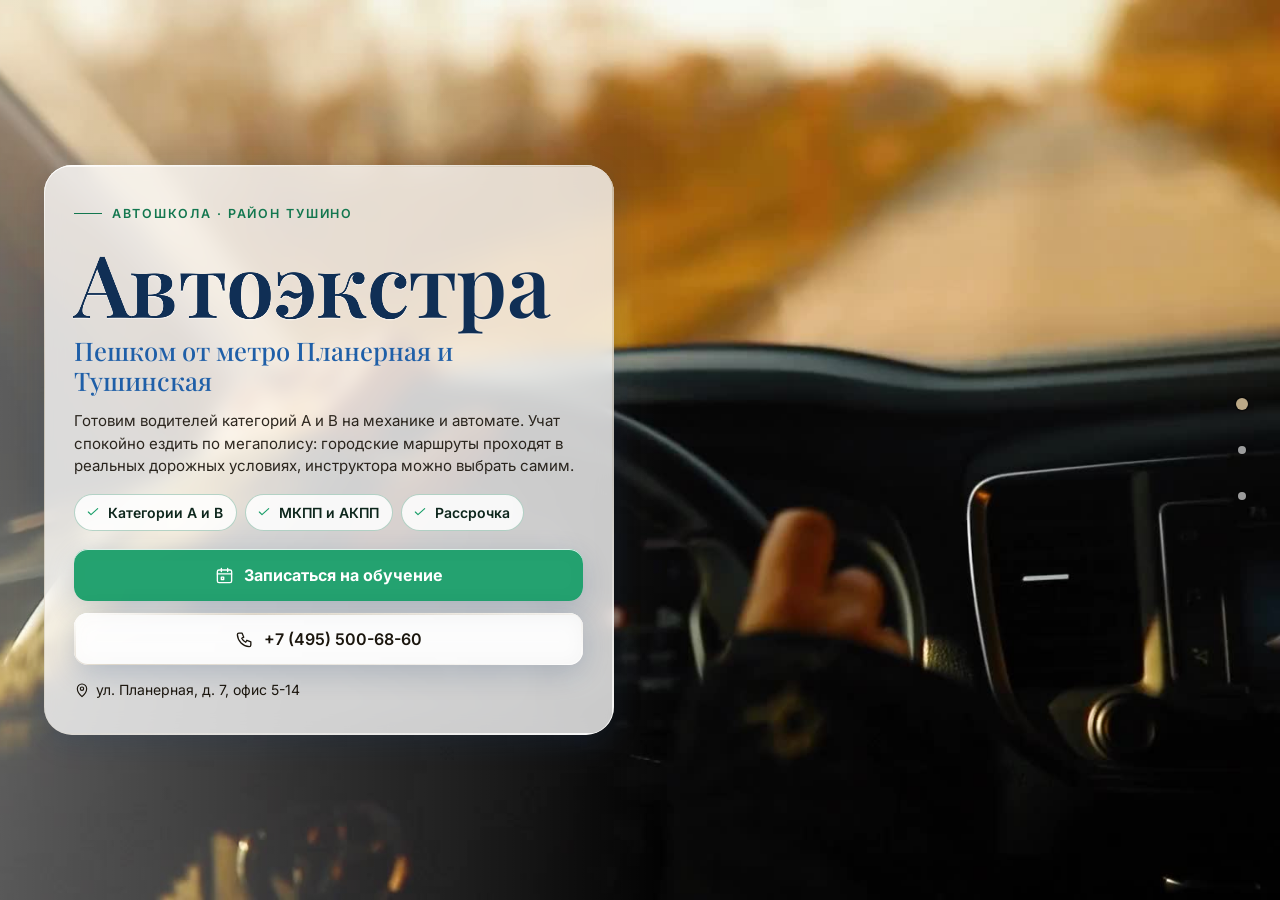
<file: index.html>
<!DOCTYPE html>
<html lang="ru" data-theme="light">
<head>
<meta charset="utf-8">
<meta name="viewport" content="width=device-width, initial-scale=1, viewport-fit=cover">
<title>Автошкола «Автоэкстра» — категории A и B, Москва, Планерная, Тушинская, Тимирязевская</title>
<meta name="description" content="Автошкола «Автоэкстра» в Москве: категории A и B, МКПП и АКПП, рассрочка, бесплатная пересдача внутренних экзаменов. Курс B — от 25 000 ₽. Телефон +7 (495) 500-68-60.">
<meta name="robots" content="noindex, nofollow, noarchive">
<meta name="geo.region" content="RU-SPE">
<meta name="geo.placename" content="Санкт-Петербург">
<meta name="geo.position" content="59.8944504;30.4585142">
<meta name="ICBM" content="59.8944504, 30.4585142">
<meta property="og:type" content="website">
<meta property="og:locale" content="ru_RU">
<meta property="og:site_name" content="Автошкола «Автоэкстра»">
<meta property="og:title" content="Автошкола «Автоэкстра» — категории A и B, Москва, Планерная, Тушинская, Тимирязевская">
<meta property="og:description" content="Автошкола «Автоэкстра» в Москве: категории A и B, МКПП и АКПП, рассрочка, бесплатная пересдача внутренних экзаменов. Курс B — от 25 000 ₽. Телефон +7 (495) 500-68-60.">
<meta name="twitter:card" content="summary_large_image">
<meta name="twitter:title" content="Автошкола «Автоэкстра» — категории A и B, Москва, Планерная, Тушинская, Тимирязевская">
<meta name="twitter:description" content="Автошкола «Автоэкстра» в Москве: категории A и B, МКПП и АКПП, рассрочка, бесплатная пересдача внутренних экзаменов. Курс B — от 25 000 ₽. Телефон +7 (495) 500-68-60.">
<meta name="theme-color" content="#f0fef9">
<link rel="icon" href="data:image/svg+xml,%3Csvg%20xmlns%3D%22http%3A//www.w3.org/2000/svg%22%20viewBox%3D%220%200%2064%2064%22%3E%3Crect%20width%3D%2264%22%20height%3D%2264%22%20rx%3D%2214%22%20fill%3D%22%231f5fa8%22/%3E%3Ccircle%20cx%3D%2232%22%20cy%3D%2232%22%20r%3D%2217%22%20fill%3D%22none%22%20stroke%3D%22%23fff%22%20stroke-width%3D%225%22/%3E%3Ccircle%20cx%3D%2232%22%20cy%3D%2232%22%20r%3D%225%22%20fill%3D%22%23ffc54d%22/%3E%3C/svg%3E">
<script>document.documentElement.classList.add('js');try{var _i=parseInt(localStorage.getItem('nb_fs2'),10),_f=[1,1.15,1.3,1.5][_i];if(_f)document.documentElement.style.setProperty('--fs',_f)}catch(e){}</script>
<style id="hero-timing">:root{--hero-d:1.2s}</style>
<link rel="preload" as="image" href="img/hero-poster.jpg" fetchpriority="high">
<!-- шрифты лежат внутри сайта: Google Fonts у российской аудитории режется -->
<style>
@font-face{font-family:'Inter';font-style:normal;font-weight:400;font-display:swap;src:url(assets/fonts/inter-400-cyrillic-ext.woff2) format('woff2');unicode-range:U+0460-052F, U+1C80-1C8A, U+20B4, U+2DE0-2DFF, U+A640-A69F, U+FE2E-FE2F}
@font-face{font-family:'Inter';font-style:normal;font-weight:400;font-display:swap;src:url(assets/fonts/inter-400-cyrillic.woff2) format('woff2');unicode-range:U+0301, U+0400-045F, U+0490-0491, U+04B0-04B1, U+2116}
@font-face{font-family:'Inter';font-style:normal;font-weight:400;font-display:swap;src:url(assets/fonts/inter-400-latin-ext.woff2) format('woff2');unicode-range:U+0100-02BA, U+02BD-02C5, U+02C7-02CC, U+02CE-02D7, U+02DD-02FF, U+0304, U+0308, U+0329, U+1D00-1DBF, U+1E00-1E9F, U+1EF2-1EFF, U+2020, U+20A0-20AB, U+20AD-20C0, U+2113, U+2C60-2C7F, U+A720-A7FF}
@font-face{font-family:'Inter';font-style:normal;font-weight:400;font-display:swap;src:url(assets/fonts/inter-400-latin.woff2) format('woff2');unicode-range:U+0000-00FF, U+0131, U+0152-0153, U+02BB-02BC, U+02C6, U+02DA, U+02DC, U+0304, U+0308, U+0329, U+2000-206F, U+20AC, U+2122, U+2191, U+2193, U+2212, U+2215, U+FEFF, U+FFFD}
@font-face{font-family:'Inter';font-style:normal;font-weight:500;font-display:swap;src:url(assets/fonts/inter-500-cyrillic-ext.woff2) format('woff2');unicode-range:U+0460-052F, U+1C80-1C8A, U+20B4, U+2DE0-2DFF, U+A640-A69F, U+FE2E-FE2F}
@font-face{font-family:'Inter';font-style:normal;font-weight:500;font-display:swap;src:url(assets/fonts/inter-500-cyrillic.woff2) format('woff2');unicode-range:U+0301, U+0400-045F, U+0490-0491, U+04B0-04B1, U+2116}
@font-face{font-family:'Inter';font-style:normal;font-weight:500;font-display:swap;src:url(assets/fonts/inter-500-latin-ext.woff2) format('woff2');unicode-range:U+0100-02BA, U+02BD-02C5, U+02C7-02CC, U+02CE-02D7, U+02DD-02FF, U+0304, U+0308, U+0329, U+1D00-1DBF, U+1E00-1E9F, U+1EF2-1EFF, U+2020, U+20A0-20AB, U+20AD-20C0, U+2113, U+2C60-2C7F, U+A720-A7FF}
@font-face{font-family:'Inter';font-style:normal;font-weight:500;font-display:swap;src:url(assets/fonts/inter-500-latin.woff2) format('woff2');unicode-range:U+0000-00FF, U+0131, U+0152-0153, U+02BB-02BC, U+02C6, U+02DA, U+02DC, U+0304, U+0308, U+0329, U+2000-206F, U+20AC, U+2122, U+2191, U+2193, U+2212, U+2215, U+FEFF, U+FFFD}
@font-face{font-family:'Inter';font-style:normal;font-weight:600;font-display:swap;src:url(assets/fonts/inter-600-cyrillic-ext.woff2) format('woff2');unicode-range:U+0460-052F, U+1C80-1C8A, U+20B4, U+2DE0-2DFF, U+A640-A69F, U+FE2E-FE2F}
@font-face{font-family:'Inter';font-style:normal;font-weight:600;font-display:swap;src:url(assets/fonts/inter-600-cyrillic.woff2) format('woff2');unicode-range:U+0301, U+0400-045F, U+0490-0491, U+04B0-04B1, U+2116}
@font-face{font-family:'Inter';font-style:normal;font-weight:600;font-display:swap;src:url(assets/fonts/inter-600-latin-ext.woff2) format('woff2');unicode-range:U+0100-02BA, U+02BD-02C5, U+02C7-02CC, U+02CE-02D7, U+02DD-02FF, U+0304, U+0308, U+0329, U+1D00-1DBF, U+1E00-1E9F, U+1EF2-1EFF, U+2020, U+20A0-20AB, U+20AD-20C0, U+2113, U+2C60-2C7F, U+A720-A7FF}
@font-face{font-family:'Inter';font-style:normal;font-weight:600;font-display:swap;src:url(assets/fonts/inter-600-latin.woff2) format('woff2');unicode-range:U+0000-00FF, U+0131, U+0152-0153, U+02BB-02BC, U+02C6, U+02DA, U+02DC, U+0304, U+0308, U+0329, U+2000-206F, U+20AC, U+2122, U+2191, U+2193, U+2212, U+2215, U+FEFF, U+FFFD}
@font-face{font-family:'Inter';font-style:normal;font-weight:700;font-display:swap;src:url(assets/fonts/inter-700-cyrillic-ext.woff2) format('woff2');unicode-range:U+0460-052F, U+1C80-1C8A, U+20B4, U+2DE0-2DFF, U+A640-A69F, U+FE2E-FE2F}
@font-face{font-family:'Inter';font-style:normal;font-weight:700;font-display:swap;src:url(assets/fonts/inter-700-cyrillic.woff2) format('woff2');unicode-range:U+0301, U+0400-045F, U+0490-0491, U+04B0-04B1, U+2116}
@font-face{font-family:'Inter';font-style:normal;font-weight:700;font-display:swap;src:url(assets/fonts/inter-700-latin-ext.woff2) format('woff2');unicode-range:U+0100-02BA, U+02BD-02C5, U+02C7-02CC, U+02CE-02D7, U+02DD-02FF, U+0304, U+0308, U+0329, U+1D00-1DBF, U+1E00-1E9F, U+1EF2-1EFF, U+2020, U+20A0-20AB, U+20AD-20C0, U+2113, U+2C60-2C7F, U+A720-A7FF}
@font-face{font-family:'Inter';font-style:normal;font-weight:700;font-display:swap;src:url(assets/fonts/inter-700-latin.woff2) format('woff2');unicode-range:U+0000-00FF, U+0131, U+0152-0153, U+02BB-02BC, U+02C6, U+02DA, U+02DC, U+0304, U+0308, U+0329, U+2000-206F, U+20AC, U+2122, U+2191, U+2193, U+2212, U+2215, U+FEFF, U+FFFD}
@font-face{font-family:'Playfair Display';font-style:normal;font-weight:500;font-display:swap;src:url(assets/fonts/playfair-display-500-cyrillic.woff2) format('woff2');unicode-range:U+0301, U+0400-045F, U+0490-0491, U+04B0-04B1, U+2116}
@font-face{font-family:'Playfair Display';font-style:normal;font-weight:500;font-display:swap;src:url(assets/fonts/playfair-display-500-latin-ext.woff2) format('woff2');unicode-range:U+0100-02BA, U+02BD-02C5, U+02C7-02CC, U+02CE-02D7, U+02DD-02FF, U+0304, U+0308, U+0329, U+1D00-1DBF, U+1E00-1E9F, U+1EF2-1EFF, U+2020, U+20A0-20AB, U+20AD-20C0, U+2113, U+2C60-2C7F, U+A720-A7FF}
@font-face{font-family:'Playfair Display';font-style:normal;font-weight:500;font-display:swap;src:url(assets/fonts/playfair-display-500-latin.woff2) format('woff2');unicode-range:U+0000-00FF, U+0131, U+0152-0153, U+02BB-02BC, U+02C6, U+02DA, U+02DC, U+0304, U+0308, U+0329, U+2000-206F, U+20AC, U+2122, U+2191, U+2193, U+2212, U+2215, U+FEFF, U+FFFD}
@font-face{font-family:'Playfair Display';font-style:normal;font-weight:600;font-display:swap;src:url(assets/fonts/playfair-display-600-cyrillic.woff2) format('woff2');unicode-range:U+0301, U+0400-045F, U+0490-0491, U+04B0-04B1, U+2116}
@font-face{font-family:'Playfair Display';font-style:normal;font-weight:600;font-display:swap;src:url(assets/fonts/playfair-display-600-latin-ext.woff2) format('woff2');unicode-range:U+0100-02BA, U+02BD-02C5, U+02C7-02CC, U+02CE-02D7, U+02DD-02FF, U+0304, U+0308, U+0329, U+1D00-1DBF, U+1E00-1E9F, U+1EF2-1EFF, U+2020, U+20A0-20AB, U+20AD-20C0, U+2113, U+2C60-2C7F, U+A720-A7FF}
@font-face{font-family:'Playfair Display';font-style:normal;font-weight:600;font-display:swap;src:url(assets/fonts/playfair-display-600-latin.woff2) format('woff2');unicode-range:U+0000-00FF, U+0131, U+0152-0153, U+02BB-02BC, U+02C6, U+02DA, U+02DC, U+0304, U+0308, U+0329, U+2000-206F, U+20AC, U+2122, U+2191, U+2193, U+2212, U+2215, U+FEFF, U+FFFD}
/* ===== Notary site — generator stylesheet (light warm base, dark theme by toggle) ===== */
:root{
  --p100:#665230; --p90:#97825e; --p80:#bba887; --p70:#c2b9a9; --p50:#dad5ce; --p40:#e0dedb;
  --p30:#eeece9; --p20:#f1f1f0; --p10:#f8f8f8; --n100:#0e0f11; --n90:#3c404b; --n10:#fff;

  --bg:var(--p10); --bg2:var(--p20); --bg3:var(--p30); --card:var(--n10); --text:var(--n100); --muted:var(--n90);
  --line:var(--p50); --line2:var(--p40); --accent:var(--p90); --accent-d:var(--p100); --accent-l:var(--p80); --accent-soft:var(--p30);
  --on-accent:#fff; --shadow:0 1px 10px rgba(51,51,51,.10); --shadow-lg:0 12px 40px rgba(30,24,10,.14);
  --hero-ov1:rgba(14,15,17,.72); --hero-ov2:rgba(14,15,17,.30); --sec-ov:rgba(248,248,248,.72);
  --ok:#2e8b57; --bad:#b4453b;
  /* те же цвета составляющими: rgba() понимают все браузеры, color-mix() — нет */
  --bg-rgb:248,248,248; --card-rgb:255,255,255; --accent-rgb:151,130,94; --ok-rgb:46,139,87;

  --zc:var(--fs); --fs:1; --vwu:calc(1vw / var(--fs)); --vhu:calc(1vh / var(--fs));   /* масштаб текста (А−/А+) и «честные» vw/vh под ним */
  --hdr-h:68px; --bar-h:70px; --vh:calc(100*var(--vhu)); --gap:24px; --radius:14px; --radius-s:10px;
  --font:"Inter",Tahoma,Arial,sans-serif; --serif:"Playfair Display",Georgia,"Times New Roman",serif;
  --ease:cubic-bezier(.65,.05,.36,1); --speed:520ms;
}
html[data-theme="dark"]{
  --bg:#17150f; --bg2:#1d1a13; --bg3:#252117; --card:#221e15; --text:#f1ebdf; --muted:#b9ae98;
  --line:#3a3325; --line2:#2f2a1e; --accent:#c9b17f; --accent-d:#e0cf9f; --accent-l:#8d7b58; --accent-soft:#2a251a;
  --on-accent:#17150f; --shadow:0 1px 12px rgba(0,0,0,.45); --shadow-lg:0 14px 40px rgba(0,0,0,.55);
  --hero-ov1:rgba(10,9,6,.80); --hero-ov2:rgba(10,9,6,.40); --sec-ov:rgba(16,15,12,.76);
  --bg-rgb:23,21,15; --card-rgb:34,30,21; --accent-rgb:201,177,127;
}

*,*::before,*::after{box-sizing:border-box}
/* А−/А+: весь сайт — шапка, плашки, меню, формы, окна — растёт пропорционально, как при увеличении масштаба в браузере */
html{-webkit-text-size-adjust:100%;scroll-behavior:auto;zoom:var(--fs,1)}
html,body{height:100%;margin:0;overflow:hidden;background:var(--bg);color:var(--text);
  font-family:var(--font);font-size:16px;line-height:1.55;-webkit-font-smoothing:antialiased}
body{overscroll-behavior:none;position:relative}
a{color:inherit;text-decoration:none}
img{display:block;max-width:100%}
button{font:inherit;color:inherit;background:none;border:0;padding:0;cursor:pointer}
input,select,textarea{font:inherit;color:inherit}
h1,h2,h3,h4,p{margin:0}
ul{margin:0;padding:0;list-style:none}
svg{display:block}
.ico{width:22px;height:22px;stroke:currentColor;fill:none;stroke-width:1.7;stroke-linecap:round;stroke-linejoin:round;flex:none}
.vh{position:absolute!important;width:1px;height:1px;overflow:hidden;clip:rect(0 0 0 0);white-space:nowrap}

/* ---------- typography helpers ---------- */
.kicker{display:inline-flex;align-items:center;gap:10px;font-size:13px;font-weight:600;letter-spacing:.14em;text-transform:uppercase;color:var(--accent)}
.kicker::before{content:"";width:28px;height:1px;background:var(--accent)}
.h2{font-size:clamp(26px,calc(3.2*var(--vwu,1vw)),40px);font-weight:600;letter-spacing:-.02em;line-height:1.12;margin-top:10px}
.lead{color:var(--muted);font-size:17px;max-width:640px;margin-top:12px}
.sec-head{margin-bottom:28px}
#contacts .sec-head{margin-bottom:18px}

/* ---------- buttons ---------- */
.btn{display:inline-flex;align-items:center;justify-content:center;gap:10px;min-height:48px;padding:0 22px;border-radius:999px;
  font-weight:600;font-size:15px;line-height:1;border:1.5px solid transparent;transition:background .25s,color .25s,border-color .25s,transform .2s,box-shadow .25s;white-space:nowrap}
.btn:active{transform:translateY(1px)}
.btn-primary{background:var(--accent-d);color:var(--on-accent);border-color:var(--accent-d)}
.btn-primary:hover{background:var(--accent);border-color:var(--accent);color:#fff}
html[data-theme="dark"] .btn-primary:hover{color:#17150f}
.btn-ghost{border-color:var(--line);color:var(--text);background:var(--card)}
.btn-ghost:hover{border-color:var(--accent);color:var(--accent-d)}
.btn-light{background:rgba(255,255,255,.14);color:#fff;border-color:rgba(255,255,255,.55);backdrop-filter:blur(6px)}
.btn-light:hover{background:#fff;color:var(--n100)}
.btn-white{background:#fff;color:var(--n100);border-color:#fff}
.btn-white:hover{background:var(--p30);border-color:var(--p30)}
.btn .ico{width:18px;height:18px}
.btn-sm{min-height:44px;padding:0 16px;font-size:14px}

/* ---------- header ---------- */
.hdr{position:fixed;top:0;left:0;right:0;height:var(--hdr-h);z-index:200;display:flex;align-items:center;
  zoom:calc(1 / var(--zc,1)); --vwu:1vw; --vhu:1vh;   /* А−/А+ шапку не трогают: она всегда как при 100 % (страница в zoom, шапка — встречный zoom) */
  background:rgba(var(--bg-rgb),.88);backdrop-filter:blur(12px);-webkit-backdrop-filter:blur(12px);
  border-bottom:1px solid var(--line2);transition:background .3s}
.hdr-in{width:100%;max-width:1280px;margin:0 auto;padding:0 28px;display:flex;align-items:center;gap:24px}
.brand{display:flex;align-items:center;gap:12px;min-width:0;min-height:44px}
.mono-img{object-fit:contain;background:#fff;padding:2px;box-sizing:border-box}
.mono{width:42px;height:42px;border-radius:12px;background:var(--accent-d);color:var(--on-accent);display:grid;place-items:center;
  font-family:var(--serif);font-size:20px;font-weight:600;flex:none;letter-spacing:.02em}
.brand-t{display:flex;flex-direction:column;line-height:1.15;min-width:0}
.brand-n{font-weight:600;font-size:15px;white-space:nowrap;overflow:hidden;text-overflow:ellipsis}
.brand-s{font-size:13px;color:var(--muted);white-space:nowrap;overflow:hidden;text-overflow:ellipsis}
.nav{display:flex;align-items:center;gap:4px;margin-left:auto}
.nav > li{position:relative}
.nav-a{display:inline-flex;align-items:center;gap:6px;min-height:44px;padding:10px 12px;border-radius:8px;font-size:14px;font-weight:500;color:var(--text);opacity:.8;transition:opacity .2s,background .2s}
.nav-a:hover,.nav-a.cur,.nav > li.open > .nav-a{opacity:1;background:var(--bg3)}
.nav-a .chev{width:14px;height:14px;transition:transform .25s}
.nav > li.open > .nav-a .chev{transform:rotate(180deg)}
.hdr-tools{display:flex;align-items:center;gap:6px;margin-left:8px}
.tool{width:44px;height:44px;border-radius:10px;display:grid;place-items:center;color:var(--text);opacity:.8;transition:background .2s,opacity .2s}
.tool:hover{background:var(--bg3);opacity:1}
.tool .ico{width:20px;height:20px}
.tool-lang{width:auto;padding:0 10px;gap:6px;font-size:13px;font-weight:600;letter-spacing:.04em;display:flex;align-items:center}
.lang-wrap{position:relative}
.lang-dd{position:absolute;right:0;top:calc(100% + 8px);background:var(--card);border:1px solid var(--line);border-radius:12px;box-shadow:var(--shadow-lg);
  padding:6px;min-width:190px;display:none;z-index:210}
.lang-wrap.open .lang-dd{display:block}
.lang-dd button,.lang-dd a{display:flex;width:100%;align-items:center;gap:10px;min-height:44px;padding:9px 12px;border-radius:8px;font-size:14px;text-align:left}
.lang-dd button:hover,.lang-dd a:hover{background:var(--bg3)}
.lang-dd button.cur,.lang-dd a.cur{color:var(--accent-d);font-weight:600}
.lang-dd b{font-size:13px;letter-spacing:.08em;width:26px;color:var(--muted)}
.hdr-book{margin-left:4px}
.burger{display:none}
.moon,.sun{display:none}
html[data-theme="dark"] .sun{display:block}
html:not([data-theme="dark"]) .moon{display:block}

/* mega menu */
.mega{position:absolute;left:50%;top:calc(100% + 10px);transform:translateX(-50%);width:min(980px,calc(calc(100*var(--vwu,1vw)) - 40px));
  background:var(--card);border:1px solid var(--line);border-radius:16px;box-shadow:var(--shadow-lg);padding:20px;display:none;z-index:210}
.nav > li.open > .mega{display:block}
.mega-head{display:flex;justify-content:space-between;align-items:baseline;gap:16px;padding:0 6px 14px;border-bottom:1px solid var(--line2);margin-bottom:12px}
.mega-head b{font-size:14px}
.mega-head span{font-size:13px;color:var(--muted)}
.mega-grid{display:grid;grid-template-columns:repeat(2,1fr);gap:4px}
.mega-it{display:flex;gap:12px;align-items:flex-start;padding:10px 12px;border-radius:10px;text-align:left;width:100%;transition:background .2s}
.mega-it:hover{background:var(--bg3)}
.mega-it .cic{width:38px;height:38px;border-radius:10px;background:var(--accent-soft);color:var(--accent-d);display:grid;place-items:center;flex:none}
.mega-it .cic .ico{width:20px;height:20px}
.mega-it b{display:block;font-size:14px;font-weight:600}
.mega-it small{display:block;font-size:13px;color:var(--muted);line-height:1.35;margin-top:2px}
.mega-it em{font-style:normal;font-size:13px;color:var(--accent);margin-top:3px;display:block}

/* mobile menu */
.mmenu{position:fixed;top:calc(var(--hdr-h) / var(--zc,1));left:0;right:0;bottom:var(--bar-h);z-index:190;background:var(--bg);overflow-y:auto;padding:14px 18px 30px;display:none}
.mmenu.open{display:block}
.mmenu a,.mmenu .macc > button{display:flex;align-items:center;justify-content:space-between;width:100%;padding:14px 6px;border-bottom:1px solid var(--line2);font-size:17px;font-weight:500;text-align:left}
.mmenu .macc > button .chev{width:18px;height:18px;transition:transform .25s}
.mmenu .macc.open > button .chev{transform:rotate(180deg)}
.mmenu .macc-list{display:none;padding:4px 0 8px}
.mmenu .macc.open .macc-list{display:block}
.mmenu .macc-list button{display:flex;align-items:center;gap:12px;width:100%;padding:11px 8px;border-radius:10px;text-align:left;font-size:15px}
.mmenu .macc-list button:hover{background:var(--bg3)}
.mmenu .macc-list .cic{width:32px;height:32px;border-radius:8px;background:var(--accent-soft);color:var(--accent-d);display:grid;place-items:center;flex:none}
.mmenu .macc-list .cic .ico{width:17px;height:17px}
.mmenu-foot{display:flex;flex-wrap:wrap;gap:8px;margin-top:18px}
.mmenu-foot .btn{flex:1}

/* ---------- full-page scroller ---------- */
.fp{position:relative;width:100%;height:var(--vh);overflow:hidden}
.fp-track{will-change:transform;transition:transform var(--speed) var(--ease)}
.fp-track.no-anim{transition:none}
.sec{position:relative;height:var(--vh);width:100%;overflow:hidden}
.sec-scroll{height:100%;overflow-y:auto;overflow-x:hidden;display:flex;flex-direction:column;
  padding:calc(var(--hdr-h) / var(--zc,1) + 20px) 28px calc(var(--bar-h) + 96px);-webkit-overflow-scrolling:touch;scrollbar-width:thin;scrollbar-color:var(--line) transparent}
.wrap{margin:auto;width:100%;max-width:1180px}
.sec-alt{background:var(--bg2)}

/* reveal animation */
.rv{opacity:0;transform:translateY(18px);transition:opacity .7s ease,transform .7s ease;transition-delay:calc(var(--i,0) * 90ms)}
.sec.active .rv{opacity:1;transform:none}

/* side dots */
.dots{position:fixed;right:16px;top:50%;transform:translateY(-50%);z-index:150;display:flex;flex-direction:column;gap:2px}
.dots button{position:relative;width:44px;height:44px;display:grid;place-items:center}
.dots button::after{content:"";width:8px;height:8px;border-radius:50%;background:var(--muted);opacity:.45;transition:transform .25s,opacity .25s,background .25s}
.dots button:hover::after{opacity:.9}
.dots button.cur::after{background:var(--accent);opacity:1;transform:scale(1.5)}
.dots button span{position:absolute;right:32px;top:50%;transform:translateY(-50%) translateX(6px);background:var(--n100);color:#fff;font-size:13px;
  padding:5px 10px;border-radius:6px;white-space:nowrap;opacity:0;pointer-events:none;transition:opacity .2s,transform .2s}
.dots button:hover span{opacity:1;transform:translateY(-50%)}
.sec-hero ~ .dots{color:#fff}
body[data-sec="0"] .dots button::after{background:#fff}
body[data-sec="0"] .dots button.cur::after{background:var(--p80)}

.sec:not(.sec-hero) .sec-scroll{position:relative;z-index:1}

.status{display:inline-flex;align-items:center;gap:8px;padding:8px 14px 8px 10px;border-radius:999px;background:rgba(255,255,255,.12);border:1px solid rgba(255,255,255,.28);font-size:13px;backdrop-filter:blur(6px)}
.status i{width:9px;height:9px;border-radius:50%;background:#7bd389;box-shadow:0 0 0 3px rgba(123,211,137,.28)}
.status.closed i{background:#f08a7e;box-shadow:0 0 0 3px rgba(240,138,126,.28)}
.status.soon i{background:#f0c674;box-shadow:0 0 0 3px rgba(240,198,116,.28)}
.status span{opacity:.85}
.addr-link{display:inline-flex;align-items:center;gap:6px;border-bottom:1px solid currentColor;padding:13px 0 14px;margin:-13px 0 -14px;transition:color .2s}
.addr-link:hover{color:var(--accent)}
.addr-link .ico{width:16px;height:16px}

/* ---------- services ---------- */
.svc-grid{display:grid;grid-template-columns:repeat(5,1fr);gap:14px}
.svc{display:flex;flex-direction:column;align-items:flex-start;gap:10px;padding:18px 16px 16px;border-radius:var(--radius);background:var(--card);border:1px solid var(--line2);
  text-align:left;min-height:170px;transition:transform .25s,box-shadow .25s,border-color .25s;position:relative}
.svc:hover{transform:translateY(-3px);box-shadow:var(--shadow-lg);border-color:var(--accent-l)}
.svc .cic{width:44px;height:44px;border-radius:12px;background:var(--accent-soft);color:var(--accent-d);display:grid;place-items:center}
.svc b{font-size:15px;font-weight:600;line-height:1.3}
.svc small{font-size:13px;color:var(--muted);line-height:1.35}
.svc em{font-style:normal;font-size:13px;color:var(--accent);margin-top:auto;padding-top:6px;display:inline-flex;align-items:center;gap:4px}
.svc em .ico{width:12px;height:12px}

/* ---------- about ---------- */
.about{display:grid;grid-template-columns:1.15fr .85fr;gap:48px;align-items:start}
.about-txt p{color:var(--muted);margin-top:14px;font-size:16px}
.about-txt p:first-of-type{color:var(--text)}
.quote{margin-top:22px;padding:16px 20px;border-left:3px solid var(--accent);background:var(--card);border-radius:0 12px 12px 0;font-family:var(--serif);font-size:18px;line-height:1.45;color:var(--text)}
.creds{display:grid;gap:10px}
.cred{display:flex;gap:14px;align-items:center;padding:14px 16px;border-radius:12px;background:var(--card);border:1px solid var(--line2)}
.cred .cic{width:40px;height:40px;border-radius:10px;background:var(--accent-soft);color:var(--accent-d);display:grid;place-items:center;flex:none}
.cred .cic .ico{width:20px;height:20px}
.cred small{display:block;font-size:13px;color:var(--muted);text-transform:uppercase;letter-spacing:.06em}
.cred b{display:block;font-size:15px;font-weight:600;line-height:1.3}
.chips{display:flex;flex-wrap:wrap;gap:8px;margin-top:16px}
.chips li{padding:8px 14px;border-radius:999px;border:1px solid var(--accent-l);color:var(--accent-d);font-size:13.5px;font-weight:500;background:var(--card)}
.strong-lbl{margin-top:22px;font-size:13px;text-transform:uppercase;letter-spacing:.1em;color:var(--muted)}

/* ---------- how ---------- */
.steps{display:grid;grid-template-columns:repeat(5,1fr);gap:16px;position:relative;margin-top:14px}
.steps::before{content:"";position:absolute;left:8%;right:8%;top:30px;height:1px;background:var(--line)}
.step{position:relative;padding:0 8px}
.step-n{width:60px;height:60px;border-radius:50%;background:var(--card);border:1.5px solid var(--accent-l);color:var(--accent-d);display:grid;place-items:center;
  font-family:var(--serif);font-size:24px;font-weight:600;position:relative;z-index:1;transition:background .4s,color .4s}
.sec.active .step-n{animation:pop .6s var(--ease) both;animation-delay:calc(var(--i) * 140ms + 150ms)}
@keyframes pop{0%{transform:scale(.6);opacity:0}60%{transform:scale(1.08);opacity:1}100%{transform:scale(1)}}
.step b{display:block;margin-top:16px;font-size:17px;font-weight:600}
.step p{color:var(--muted);font-size:14.5px;margin-top:6px}

/* ---------- reviews ---------- */
.reviews{display:grid;grid-template-columns:300px 1fr;gap:28px;align-items:start}
.rsum{background:var(--card);border:1px solid var(--line2);border-radius:var(--radius);padding:26px 24px;text-align:center}
.rsum .big{font-family:var(--serif);font-size:64px;line-height:1;font-weight:500;color:var(--accent-d)}
.stars{display:inline-flex;gap:3px;--fill:100%}
.stars svg{width:20px;height:20px}
.stars .st{fill:var(--line);stroke:none}
.stars .st.on{fill:#e7b73b}
.stars .st.half{fill:url(#halfgrad)}
.rsum .stars{margin-top:8px}
.rsum p{color:var(--muted);font-size:13.5px;margin-top:10px;line-height:1.4}
.rsum .btn{margin-top:16px;width:100%}
.rsum .gis{display:block;margin:10px 0 -14px;padding:14px 0;font-size:13px;color:var(--accent-d);text-decoration:underline;text-underline-offset:3px}
.rgrid{display:grid;grid-template-columns:repeat(2,1fr);gap:14px}
.rev{background:var(--card);border:1px solid var(--line2);border-radius:var(--radius);padding:20px;display:flex;flex-direction:column;gap:10px}
.rev .stars svg{width:15px;height:15px}
.rev p{font-size:14.5px;line-height:1.5;flex:1}
.rev p::before{content:"“";font-family:var(--serif);color:var(--accent);font-size:22px;line-height:0;margin-right:4px;vertical-align:-6px}
.rev-meta{display:flex;flex-wrap:wrap;justify-content:space-between;gap:4px 10px;align-items:baseline;font-size:13px;color:var(--muted)}
.rev-meta b{color:var(--text);font-weight:600}
.rev-src{display:inline-flex;align-items:center;gap:5px;white-space:nowrap;margin-left:auto}
.rev-src i{width:6px;height:6px;border-radius:50%;background:var(--accent)}
.rev-sample{color:var(--muted);font-style:italic;opacity:.85}
.rev-real{color:var(--accent-d);font-weight:600}
.rev-real i{background:var(--ok)}
.rev-is-real{border-color:var(--accent-l)}
.demo-note{margin-top:14px;max-width:760px;font-size:13.5px;line-height:1.45;color:var(--muted);background:var(--accent-soft);
  border-left:3px solid var(--accent);border-radius:0 8px 8px 0;padding:8px 12px}
.rnote{margin-top:14px;font-size:13px;color:var(--muted)}

/* ---------- faq ---------- */
.faq{display:grid;grid-template-columns:1fr 1fr;gap:0 32px;align-items:start}
.faq-col{display:flex;flex-direction:column}
.fq{border-bottom:1px solid var(--line)}
.fq > button{display:flex;width:100%;align-items:center;justify-content:space-between;gap:16px;min-height:44px;padding:16px 4px;text-align:left;font-weight:600;font-size:15.5px;line-height:1.35}
.fq > button .pl{width:26px;height:26px;border-radius:50%;border:1px solid var(--line);display:grid;place-items:center;flex:none;color:var(--accent-d);transition:transform .3s,background .3s}
.fq > button .pl .ico{width:14px;height:14px}
.fq.open > button .pl{transform:rotate(45deg);background:var(--accent-soft)}
.fq-a{display:grid;grid-template-rows:0fr;transition:grid-template-rows .35s var(--ease)}
.fq.open .fq-a{grid-template-rows:1fr}
.fq-a > div{overflow:hidden}
.fq-a p{color:var(--muted);font-size:14.5px;padding:0 4px 16px;line-height:1.55}
.fq-a .faq-note{font-size:13px;color:var(--accent-d);padding-bottom:6px}
.fq-a .faq-note:empty{display:none}

/* ---------- contacts ---------- */
.contacts{display:grid;grid-template-columns:1fr 1.05fr 1fr;gap:18px;align-items:stretch}
.contacts .cbox{padding:16px 18px}
.cbox{background:var(--card);border:1px solid var(--line2);border-radius:var(--radius);padding:20px}
.cl{display:grid;gap:12px}
.cl li{display:flex;gap:12px;align-items:flex-start}
.cl .cic{width:36px;height:36px;border-radius:10px;background:var(--accent-soft);color:var(--accent-d);display:grid;place-items:center;flex:none}
.cl .cic .ico{width:18px;height:18px}
.cl small{display:block;font-size:13px;color:var(--muted);text-transform:uppercase;letter-spacing:.06em}
.cl b{display:block;font-weight:500;font-size:15px;line-height:1.4}
.cl a.tel,.cl a.mail{display:block;padding:14px 0;margin:-14px 0}
.cl a.tel:hover,.cl a.mail:hover{color:var(--accent-d)}
.hours-link{display:inline-block;font-size:13px;color:var(--accent-d);text-decoration:underline;text-underline-offset:3px;padding:14px 0;margin:-14px 0}
.cl .msgs{display:flex;gap:8px;margin-top:4px;flex-wrap:wrap}
.cl .msgs a{display:inline-flex;align-items:center;gap:6px;padding:6px 10px;border-radius:8px;border:1px solid var(--line);font-size:13px;min-height:44px}
.cl .msgs a .ico{width:16px;height:16px}
.mapbox{display:flex;flex-direction:column;gap:12px;padding:12px}
.map{flex:1;min-height:280px;border-radius:10px;overflow:hidden;border:1px solid var(--line);background:var(--bg3);position:relative}
.map iframe{width:100%;height:100%;border:0;position:absolute;inset:0}
.map-actions{display:flex;gap:8px;flex-wrap:wrap}
.map-actions .btn{flex:1;min-height:44px;font-size:14px;padding:0 12px}

/* form */
.form h3{font-size:19px;font-weight:600}
.form .fdesc{color:var(--muted);font-size:13.5px;margin-top:6px}
.fg{display:grid;gap:8px;margin-top:12px}
.f2{display:grid;grid-template-columns:1fr 1fr;gap:10px}
.fld{display:flex;flex-direction:column;gap:4px}
.fld label{font-size:13px;color:var(--muted);font-weight:500}
.fld input,.fld select,.fld textarea{width:100%;background:var(--bg);border:1px solid var(--line);border-radius:10px;padding:8px 12px;font-size:14px;transition:border-color .2s,box-shadow .2s;min-height:44px}
.fld textarea{min-height:48px;resize:vertical}
.fld input:focus,.fld select:focus,.fld textarea:focus{outline:0;border-color:var(--accent);box-shadow:0 0 0 3px rgba(var(--accent-rgb),.22)}
.fld.err input,.fld.err select{border-color:var(--bad)}
.ferr{font-size:13px;color:var(--bad);display:none}
.fld.err .ferr{display:block}
.fnote{font-size:13px;color:var(--muted);margin-top:8px;line-height:1.4}
.fok{display:none;margin-top:10px;padding:10px 12px;border-radius:10px;background:rgba(var(--ok-rgb),.12);color:var(--ok);font-size:13.5px}
.fok.show{display:block}

.foot{margin-top:18px;padding-top:12px;padding-left:250px;flex-wrap:nowrap;align-items:flex-start;border-top:1px solid var(--line2);display:flex;justify-content:space-between;gap:16px;flex-wrap:wrap;font-size:13px;color:var(--muted)}
.foot p{max-width:none}
.foot .fl{white-space:nowrap;flex:none}
.foot .fl a{margin-left:14px;padding:14px 0;margin-top:-14px;margin-bottom:-14px;display:inline-block;min-width:44px;text-align:center;text-decoration:underline;text-underline-offset:3px}

/* ---------- bottom bar ---------- */
.bar{position:fixed;inset:auto 0 0;z-index:300;background:var(--card);box-shadow:0 -1px 10px rgba(51,51,51,.1);border-top:1px solid var(--line2);
  padding:6px 0;padding-bottom:calc(6px + env(safe-area-inset-bottom,0px))}
.bar-in{display:flex;justify-content:space-around;align-items:center;max-width:1080px;margin:0 auto}
.bi{display:flex;flex-direction:column;align-items:center;gap:5px;padding:8px 24px;border-radius:10px;font-size:13.5px;line-height:1;color:var(--text);opacity:.65;
  transition:opacity .3s,background .3s,color .3s;flex:1;max-width:190px;min-width:0}
.bi span{white-space:nowrap;max-width:100%;overflow:hidden;text-overflow:ellipsis}
.bi .ico{width:24px;height:24px}
.bi:hover{opacity:1;background:var(--bg3)}
.bi.cur{opacity:1;color:var(--accent-d)}


/* ---------- modals ---------- */
.modal{position:fixed;inset:0;z-index:400;background:rgba(14,15,17,.62);display:none;align-items:center;justify-content:center;padding:20px}
.modal.open{display:flex}
.mbox{background:var(--card);color:var(--text);border-radius:18px;width:100%;max-width:560px;max-height:min(calc(86*var(--vhu,1vh)),860px);overflow:auto;padding:26px 26px 22px;position:relative;box-shadow:var(--shadow-lg);
  animation:mup .3s var(--ease)}
@keyframes mup{from{opacity:0;transform:translateY(16px) scale(.98)}to{opacity:1;transform:none}}
.mbox-lg{max-width:760px}
.mclose{position:absolute;top:12px;right:12px;width:44px;height:44px;border-radius:50%;display:grid;place-items:center;color:var(--muted)}
.mclose:hover{background:var(--bg3);color:var(--text)}
.mbox h3{font-size:22px;font-weight:600;padding-right:36px}
.mbox .msub{color:var(--muted);font-size:14px;margin-top:4px}
.hours-t{width:100%;border-collapse:collapse;margin-top:16px;font-size:15px}
.hours-t td{padding:9px 6px;border-bottom:1px solid var(--line2)}
.hours-t td:last-child{text-align:right;font-weight:500;white-space:nowrap}
.hours-t tr.today td{color:var(--accent-d);font-weight:600}
.hours-t tr.today td:first-child::after{content:" · " attr(data-today);font-weight:400;font-size:13px;color:var(--muted)}
.hours-t tr.off td:last-child{color:var(--muted);font-weight:400}
.mnote{margin-top:14px;padding:12px 14px;border-radius:10px;background:var(--bg2);font-size:13.5px;color:var(--muted)}
.mnote b{display:block;color:var(--text);margin-bottom:3px;font-size:13px}
.mcontacts{display:flex;flex-wrap:wrap;gap:8px;margin-top:14px}
.mcontacts a{display:inline-flex;align-items:center;gap:7px;min-height:44px;padding:9px 13px;border-radius:10px;border:1px solid var(--line);font-size:13.5px}
.mcontacts a .ico{width:16px;height:16px}
.mcontacts a:hover{border-color:var(--accent)}
/* способы записи: позвонить, написать на почту, заказать обратный звонок */
.bk-opts{display:grid;gap:10px;margin-top:14px}
.bk-opt{display:flex;align-items:center;gap:14px;min-height:60px;padding:10px 16px;border-radius:14px;border:1px solid var(--line);background:var(--bg3);color:var(--text);font-size:16px;font-weight:600;text-align:left;text-decoration:none;transition:border-color .2s,background .2s}
.bk-opt:hover{border-color:var(--accent);background:var(--accent-soft)}
.bk-opt .ico{width:24px;height:24px;color:var(--accent-d);flex:none}
.bk-opt small{display:block;font-weight:400;font-size:13px;color:var(--muted);margin-top:1px}
.mbox-book{max-width:440px}
/* оплата значками, подпись у общего телефона */
.pay-pills{display:flex;flex-wrap:wrap;gap:6px;margin-top:5px}
.pay-pill{display:inline-flex;align-items:center;gap:6px;padding:4px 11px 4px 9px;border-radius:999px;border:1px solid var(--line);background:var(--bg3);font-size:13px;font-weight:600;line-height:1.3;white-space:nowrap}
.pay-pill .ico{width:15px;height:15px;color:var(--accent-d)}
.pay-pill.pay-logo{background:#fff;border-color:rgba(0,0,0,.12);padding:3px 11px;min-height:28px}
.pay-pill.pay-logo img{display:block;height:17px;width:auto}
.pay-pill.pay-logo img[src$="sbp.svg"]{height:20px}

.brand-t{display:flex;flex-direction:column;justify-content:center;gap:2px;line-height:1.1;min-width:0}
.brand-s{display:block;font-size:10.5px;font-weight:600;letter-spacing:.16em;text-transform:uppercase;color:var(--muted);white-space:nowrap;overflow:visible;text-overflow:clip}
.brand-n{font-size:16px;font-weight:600;white-space:nowrap;overflow:visible;text-overflow:clip}
.nav-a{white-space:nowrap}
#navServices{position:static}
.mega{max-height:calc(calc(100*var(--vhu,1vh)) - var(--hdr-h) - 24px);overflow-y:auto;top:calc(100% + 6px);width:min(980px,calc(calc(100*var(--vwu,1vw)) - 32px))}
@media screen and (max-width:760px){.mega-grid{grid-template-columns:1fr}}
@media screen and (max-width:479px){.brand-t{display:flex}.brand-s{font-size:9px;letter-spacing:.14em}.brand-n{font-size:12.5px;white-space:normal;line-height:1.12}}
.bk-inline{grid-template-columns:repeat(3,1fr);gap:8px}
.bk-inline .bk-opt{flex-direction:column;justify-content:center;gap:5px;min-height:76px;padding:9px 6px;font-size:13.5px;text-align:center;line-height:1.2}
.bk-inline .bk-opt .ico{width:22px;height:22px}
.bk-inline .bk-opt small{display:none}
/* services modal */
.svc-list{margin-top:16px;display:grid;grid-template-columns:1fr 1fr;gap:6px}
.svc-list button{display:flex;gap:10px;align-items:center;width:100%;min-height:44px;text-align:left;padding:10px 12px;border-radius:10px;font-size:14px;line-height:1.35;border:1px solid var(--line2);background:var(--bg)}
.svc-list button:hover{border-color:var(--accent);background:var(--accent-soft)}
.svc-list button .ico{width:16px;height:16px;color:var(--accent);margin-top:2px}
.mhint{font-size:13px;color:var(--muted);margin-top:12px}
.mhead{display:flex;gap:14px;align-items:center;padding-right:36px}
.mhead .cic{width:48px;height:48px;border-radius:12px;background:var(--accent-soft);color:var(--accent-d);display:grid;place-items:center;flex:none}

/* ---------- responsive ---------- */
@media (max-width:1200px){
  .svc-grid{grid-template-columns:repeat(5,1fr)}
  .svc{min-height:160px;padding:14px}
  .svc small{display:none}
}
@media screen and (max-width:991px){
  :root{--hdr-h:62px}
  .nav,.hdr-book{display:none}
  .burger{display:grid}
  .hdr-in{padding:0 18px;gap:12px}
}
@media (max-width:991px){
  :root{--bar-h:64px}
  .sec-scroll{padding:calc(var(--hdr-h) / var(--zc,1) + 16px) 22px calc(var(--bar-h) + 96px)}
  .dots{right:8px;gap:8px}
  .dots button span{display:none}
  .svc-grid{grid-template-columns:repeat(3,1fr);gap:10px}
  .svc{min-height:0}
  .about{grid-template-columns:1fr;gap:22px}
  .steps{grid-template-columns:repeat(5,1fr);gap:10px}
  .step-n{width:48px;height:48px;font-size:20px}
  .step b{font-size:15px}.step p{font-size:13px}
  .reviews{grid-template-columns:1fr;gap:16px}
  .rsum{display:flex;align-items:center;gap:18px;text-align:left;padding:16px 18px}
  .rsum .big{font-size:44px}.rsum .stars{margin:0}.rsum p{margin:0;flex:1}.rsum .btn{margin:0;width:auto}.rsum .gis{display:none}
  .faq{grid-template-columns:1fr;gap:0}
  .contacts{grid-template-columns:1fr 1fr}
  .foot{padding-left:0}
  .contacts .form{grid-column:1 / -1}
  .map{min-height:240px}
  .bi{padding:10px 12px;font-size:13px}
}
@media (max-width:767px){
  :root{--bar-h:62px}
  .h2{font-size:26px}
  .lead{font-size:15px}
  .sec-head{margin-bottom:18px}
  .sec-scroll{padding-left:16px;padding-right:16px}
  .svc-grid{grid-template-columns:repeat(2,1fr);gap:10px}
  .svc{padding:12px;gap:8px}
  .svc .cic{width:36px;height:36px}
  .svc b{font-size:13.5px}
  .svc em{display:none}
  .steps{grid-template-columns:1fr;gap:12px}
  .steps::before{left:24px;right:auto;top:10px;bottom:10px;height:auto;width:1px}
  .step{display:grid;grid-template-columns:48px 1fr;gap:14px;align-items:start;padding:0}
  .step-n{grid-row:1 / span 2}
  .step b{margin-top:10px;grid-column:2}
  .step p{grid-column:2;margin-top:2px}
  .rgrid{display:flex;overflow-x:auto;gap:12px;scroll-snap-type:x mandatory;padding-bottom:8px;margin:0 -16px;padding-left:16px;padding-right:16px;scrollbar-width:none}
  .rgrid::-webkit-scrollbar{display:none}
  .rev{flex:0 0 82%;scroll-snap-align:start}
  .rsum{flex-wrap:wrap;gap:12px}
  .rsum p{flex-basis:100%}
  .contacts{grid-template-columns:1fr;gap:14px}
  .contacts .form{grid-column:auto}
  .cbox{padding:16px}
  .map{min-height:220px}
  .f2{grid-template-columns:1fr}
  .foot{flex-direction:column;gap:8px;padding-left:0}
  .bi{padding:8px 4px;font-size:13px;gap:4px}
  .bi .ico{width:22px;height:22px}
  .sec-scroll{padding-bottom:calc(var(--bar-h) + 66px)}
  .mmenu{padding-bottom:80px}
  .demo-note{font-size:13px;padding:7px 10px}
  .mbox{padding:22px 18px 18px;border-radius:16px}
  .svc-list{grid-template-columns:1fr}
  .dots{right:6px;gap:0}
  .dots button{width:44px;height:44px}
  .dots button::after{width:6px;height:6px}
}
@media screen and (max-width:479px){
  :root{--hdr-h:58px}
  .mono{width:36px;height:36px;font-size:17px;border-radius:10px}
  .brand-n{font-size:14px}
  /* тапы в шапке доведены до 44px (см. .tool ниже) — на самой узкой ширине
     текстовому названию рядом с логотипом уже не хватает места без обрезки,
     поэтому в шапке оставляем только логотип-ссылку */
  .tool{width:44px;height:44px}
  .tool-lang{padding:0 8px;width:auto}
  .tool-lang .ico{display:none}
}
@media (max-width:479px){
  :root{--bar-h:60px}
  .svc{padding:11px 10px}
  .svc b{font-size:13px}
  .bi{padding:6px 2px;font-size:13px;gap:4px;width:100%;max-width:none;letter-spacing:-.01em}
  .bi .ico{width:20px;height:20px}
  .bar{padding:5px 0}
  .cl b{font-size:14px}
}
@media (max-height:640px) and (min-width:768px){
  .svc{min-height:0}
}
@media (prefers-reduced-motion:reduce){
  .fp-track{transition-duration:0s}
  .rv{transition:none;opacity:1;transform:none}
}


/* пометка «демонстрационный проект» в подвале */
.foot-demo{margin-top:.5em;font-size:13px;line-height:1.45;opacity:.62}
.foot-demo a{padding:14px 0;margin:-14px 0;display:inline-block;min-width:44px;text-decoration:underline}

/* --- материалы конторы (перенесённый контент клиента) --- */
.info-links{display:flex;flex-wrap:wrap;gap:10px;justify-content:center;margin-top:26px}
.info-links .ilink{display:inline-flex;align-items:center;gap:8px;min-height:44px;padding:9px 16px;border-radius:999px;border:1px solid var(--line);background:var(--card);color:var(--text);font:inherit;font-size:14px;cursor:pointer;transition:background .2s,border-color .2s}
.info-links .ilink:hover{border-color:var(--accent-d);background:var(--bg-alt)}
.info-tabs{display:flex;flex-wrap:wrap;gap:8px;margin:14px 0 4px}
.info-tabs button{min-height:44px;padding:7px 13px;border-radius:999px;border:1px solid var(--line);background:transparent;color:var(--text);font:inherit;font-size:13px;cursor:pointer}
.info-tabs button[aria-selected="true"]{background:var(--accent-d);border-color:var(--accent-d);color:#fff}
.info-body{max-height:min(calc(56*var(--vhu,1vh)),520px);overflow:auto;margin-top:10px;padding-right:4px}
.info-note{font-size:13px;opacity:.7;margin:6px 0 10px}
.info-i{border-bottom:1px solid var(--line)}
.info-i > button{width:100%;display:flex;justify-content:space-between;align-items:center;gap:12px;padding:13px 2px;background:none;border:0;color:inherit;font:inherit;font-weight:600;text-align:left;cursor:pointer}
.info-i > button .pl{width:26px;height:26px;border-radius:50%;border:1px solid var(--line);display:grid;place-items:center;flex:none;color:var(--accent-d);transition:transform .3s,background .3s}
.info-i > button .pl .ico{width:14px;height:14px}
.info-i.open > button .pl{transform:rotate(45deg);background:var(--accent-soft)}
.info-i > div{display:none;padding:0 2px 14px;font-size:15px;line-height:1.62}
.info-i.open > div{display:block}
.info-i p{margin:0 0 10px}
.info-i h4{margin:14px 0 6px;font-size:15px}
.info-i ul{margin:0 0 10px;padding-left:20px}
.info-i li{margin:0 0 5px}
.info-i table{width:100%;border-collapse:collapse;margin:0 0 12px;font-size:14px}
.info-i th,.info-i td{border:1px solid var(--line);padding:7px 9px;text-align:left;vertical-align:top}
.info-f{display:inline-flex;align-items:center;gap:7px;margin:0 8px 8px 0;min-height:44px;padding:7px 12px;border:1px solid var(--line);border-radius:8px;font-size:13px;text-decoration:none;color:var(--accent-d)}
.info-src{display:block;font-size:13px;opacity:.55;margin-top:8px}

/* мобильный: экран должен помещаться целиком, без прокрутки внутри секции —
   поэтому убираем самое объёмное (встроенная карта заменяется кнопкой) и поджимаем формы */
@media (max-width:760px){
  .mapbox .map{display:none}
  .mapbox{padding:0;background:none;border:0}
  /* карточка со списком контактов на телефоне не нужна: адрес, телефон, часы —
     в нижней плашке; прячем её целиком, иначе остаётся пустая рамка */
  #contacts .cbox-info{display:none}
  .foot{padding-left:0;font-size:13px;gap:8px}
  .foot .fl{white-space:normal;flex:1 1 auto}
  .foot .fl a{margin:-14px 12px -14px 0;padding:14px 0;display:inline-block}
  .form .fld{margin-bottom:8px}
  .reviews .rev:nth-child(n+4){display:none}
  .creds .cred:nth-child(n+4){display:none}
  /* второстепенное на телефоне убираем: метро и оплата есть в модалке часов,
     язык и удобное время можно написать в комментарии */
  .cl li.li-metro,.cl li.li-payment{display:none}
  .fld-lang,.fld-time{display:none}
  .foot [data-i18n="foot_disclaimer"]{display:none}
  .foot{padding-top:10px;font-size:13px}
  #about .sec-head .lead,#contacts .sec-head .lead,.form .fnote{display:none}
  /* на телефоне адрес, часы и телефоны всегда под рукой в нижней плашке,
     поэтому на экране контактов оставляем форму и кнопки карты */
  #about .quote,#about .about-txt p:nth-of-type(3){display:none}
  .creds .cred:nth-child(n+3){display:none}
}

/* ---------- размер текста и режим для слабовидящих ---------- */
.tool-a span{font-weight:700;font-size:13px;line-height:1;letter-spacing:.01em}
#hcBtn[aria-pressed="true"]{border-color:var(--accent-d);color:var(--accent-d)}

html[data-hc="1"]{
  --bg:#000; --bg2:#000; --bg3:#000; --card:#000; --text:#fff; --muted:#fff;
  --line:#fff; --line2:#fff; --accent:#ffe14d; --accent-d:#ffe14d; --accent-l:#ffe14d;
  --accent-soft:#000; --on-accent:#000; --shadow:none; --shadow-lg:none;
  --hero-ov1:rgba(0,0,0,.9); --hero-ov2:rgba(0,0,0,.85); --sec-ov:rgba(0,0,0,.92);
  --bg-rgb:0,0,0; --card-rgb:0,0,0; --accent-rgb:255,225,77;
}
html[data-hc="1"] body{background:#000;color:#fff}
html[data-hc="1"] .sec-bg,html[data-hc="1"] .hero-bg,html[data-hc="1"] .sec-photo{display:none!important}
html[data-hc="1"] *{text-shadow:none!important;box-shadow:none!important;backdrop-filter:none!important}
html[data-hc="1"] .card,html[data-hc="1"] .tool,html[data-hc="1"] .btn,
html[data-hc="1"] .chip,html[data-hc="1"] .tag{border:2px solid #fff!important;background:#000!important;color:#fff!important}
html[data-hc="1"] .btn-primary{background:#ffe14d!important;color:#000!important;border-color:#ffe14d!important}
html[data-hc="1"] .btn-primary *{color:#000!important}
html[data-hc="1"] .sec-scroll :where(p,li,span,small,b,strong,h1,h2,h3,h4,td,th,div){color:#fff!important;opacity:1!important}
html[data-hc="1"] a:not(.btn):not(.nav-a){text-decoration:underline;color:#ffe14d!important}
html[data-hc="1"] :focus-visible{outline:3px solid #ffe14d;outline-offset:2px}

/* палец должен попадать и по ширине, не только по высоте — правило в самом
   конце файла, чтобы точно не быть перебитым медиа-запросами/темой выше */
.tool,.tool-lang,.brand{min-width:44px}

</style>
<link rel="stylesheet" href="css/etalon.css?v=20261112f">
<link rel="stylesheet" href="css/title-b.css?v=20261112f">
<link rel="stylesheet" href="css/nevo.css?v=20261112f">
<link rel="stylesheet" href="css/school.css?v=1">
<script type="application/ld+json">{"@context": "https://schema.org", "@type": "DrivingSchool", "name": "Автошкола «Автоэкстра»", "telephone": "+7 (495) 500-68-60", "email": "5006860@bk.ru", "sameAs": [], "address": {"@type": "PostalAddress", "streetAddress": "ул. Планерная, д. 7, офис 5-14", "addressLocality": "Москва", "addressCountry": "RU"}, "geo": {"@type": "GeoCoordinates", "latitude": 55.8620988, "longitude": 37.432681}, "department": [{"@type": "DrivingSchool", "name": "Автошкола «Автоэкстра» — Планерная", "telephone": "+7 (495) 500-68-60", "address": {"@type": "PostalAddress", "streetAddress": "ул. Планерная, д. 7, офис 5-14", "addressLocality": "Москва", "addressCountry": "RU"}, "geo": {"@type": "GeoCoordinates", "latitude": 55.8620988, "longitude": 37.432681}}, {"@type": "DrivingSchool", "name": "Автошкола «Автоэкстра» — Тушинская", "telephone": "+7 (495) 500-68-60", "address": {"@type": "PostalAddress", "streetAddress": "ул. Тушинская, д. 17, БЦ «Праздник»", "addressLocality": "Москва", "addressCountry": "RU"}, "geo": {"@type": "GeoCoordinates", "latitude": 55.8266219, "longitude": 37.4451073}}, {"@type": "DrivingSchool", "name": "Автошкола «Автоэкстра» — Тимирязевская", "telephone": "+7 (495) 500-68-60", "address": {"@type": "PostalAddress", "streetAddress": "ул. Костякова, д. 9, 2 этаж", "addressLocality": "Москва", "addressCountry": "RU"}, "geo": {"@type": "GeoCoordinates", "latitude": 55.8129121, "longitude": 37.5712316}}], "hasOfferCatalog": {"@type": "OfferCatalog", "name": "Обучение вождению", "itemListElement": [{"@type": "Offer", "itemOffered": {"@type": "Course", "name": "B  — механика и автомат — Стоимость"}, "price": "25000", "priceCurrency": "RUB"}, {"@type": "Offer", "itemOffered": {"@type": "Course", "name": "A  — механика — Стоимость"}, "price": "25000", "priceCurrency": "RUB"}]}}</script>
<style id="city-map-bg">
/* Фон раздела «Как нас найти» — картинка города школы */
#contacts .sec-bg{background:#1c2633}
#contacts .sec-bg .a4bg{display:none}
#contacts .sec-bg .city-bg{position:absolute;inset:0}
#contacts .sec-bg .city-bg img{opacity:1;object-fit:cover;object-position:50% 60%}
#contacts .sec-bg::after,html[data-theme="light"]:not([data-hc="1"]) #contacts .sec-bg::after{background:linear-gradient(180deg,rgba(10,22,40,.10) 0%,rgba(10,22,40,.30) 100%)}
html[data-theme="dark"] #contacts .sec-bg::after{background:rgba(5,12,24,.55)}
@media (max-width:760px){#contacts .sec-bg .city-bg img{object-position:50% 50%}}
</style>
</head>
<body data-sec="0">
<svg xmlns="http://www.w3.org/2000/svg" style="display:none" aria-hidden="true">
<!-- Font Awesome Free 5.13.0 by @fontawesome - https://fontawesome.com License - https://fontawesome.com/license/free (Icons: CC BY 4.0) --><symbol id="fa-wa" viewBox="0 0 448 512"><path fill="currentColor" stroke="none" d="M380.9 97.1C339 55.1 283.2 32 223.9 32c-122.4 0-222 99.6-222 222 0 39.1 10.2 77.3 29.6 111L0 480l117.7-30.9c32.4 17.7 68.9 27 106.1 27h.1c122.3 0 224.1-99.6 224.1-222 0-59.3-25.2-115-67.1-157zm-157 341.6c-33.2 0-65.7-8.9-94-25.7l-6.7-4-69.8 18.3L72 359.2l-4.4-7c-18.5-29.4-28.2-63.3-28.2-98.2 0-101.7 82.8-184.5 184.6-184.5 49.3 0 95.6 19.2 130.4 54.1 34.8 34.9 56.2 81.2 56.1 130.5 0 101.8-84.9 184.6-186.6 184.6zm101.2-138.2c-5.5-2.8-32.8-16.2-37.9-18-5.1-1.9-8.8-2.8-12.5 2.8-3.7 5.6-14.3 18-17.6 21.8-3.2 3.7-6.5 4.2-12 1.4-32.6-16.3-54-29.1-75.5-66-5.7-9.8 5.7-9.1 16.3-30.3 1.8-3.7.9-6.9-.5-9.7-1.4-2.8-12.5-30.1-17.1-41.2-4.5-10.8-9.1-9.3-12.5-9.5-3.2-.2-6.9-.2-10.6-.2-3.7 0-9.7 1.4-14.8 6.9-5.1 5.6-19.4 19-19.4 46.3 0 27.3 19.9 53.7 22.6 57.4 2.8 3.7 39.1 59.7 94.8 83.8 35.2 15.2 49 16.5 66.6 13.9 10.7-1.6 32.8-13.4 37.4-26.4 4.6-13 4.6-24.1 3.2-26.4-1.3-2.5-5-3.9-10.5-6.6z"/></symbol><symbol id="fa-tg" viewBox="0 0 448 512"><path fill="currentColor" stroke="none" d="M446.7 98.6l-67.6 318.8c-5.1 22.5-18.4 28.1-37.3 17.5l-103-75.9-49.7 47.8c-5.5 5.5-10.1 10.1-20.7 10.1l7.4-104.9 190.9-172.5c8.3-7.4-1.8-11.5-12.9-4.1L117.8 284 16.2 252.2c-22.1-6.9-22.5-22.1 4.6-32.7L418.2 66.4c18.4-6.9 34.5 4.1 28.5 32.2z"/></symbol><symbol id="fa-vk" viewBox="0 0 576 512"><path fill="currentColor" stroke="none" d="M545 117.7c3.7-12.5 0-21.7-17.8-21.7h-58.9c-15 0-21.9 7.9-25.6 16.7 0 0-30 73.1-72.4 120.5-13.7 13.7-20 18.1-27.5 18.1-3.7 0-9.4-4.4-9.4-16.9V117.7c0-15-4.2-21.7-16.6-21.7h-92.6c-9.4 0-15 7-15 13.5 0 14.2 21.2 17.5 23.4 57.5v86.8c0 19-3.4 22.5-10.9 22.5-20 0-68.6-73.4-97.4-157.4-5.8-16.3-11.5-22.9-26.6-22.9H38.8c-16.8 0-20.2 7.9-20.2 16.7 0 15.6 20 93.1 93.1 195.5C160.4 378.1 229 416 291.4 416c37.5 0 42.1-8.4 42.1-22.9 0-66.8-3.4-73.1 15.4-73.1 8.7 0 23.7 4.4 58.7 38.1 40 40 46.6 57.9 69 57.9h58.9c16.8 0 25.3-8.4 20.4-25-11.2-34.9-86.9-106.7-90.3-111.5-8.7-11.2-6.2-16.2 0-26.2.1-.1 72-101.3 79.4-135.6z"/></symbol>
<symbol id="ico-max" viewBox="0 0 24 24"><text x="12" y="15.6" text-anchor="middle" font-family="Arial,Helvetica,sans-serif" font-size="9.5" font-weight="700" fill="currentColor" stroke="none">max</text></symbol>
<symbol id="ico-home" viewBox="0 0 24 24"><path d="M3 11l9-8 9 8"/><path d="M5 10v10h14V10"/><path d="M10 20v-6h4v6"/></symbol>
<symbol id="ico-scroll" viewBox="0 0 24 24"><path d="M7 3h8l4 4v14H7z"/><path d="M15 3v4h4"/><path d="M10 12h6M10 16h6"/></symbol>
<symbol id="ico-heart" viewBox="0 0 24 24"><path d="M12 20s-7-4.4-7-10a4 4 0 0 1 7-2.5A4 4 0 0 1 19 10c0 5.6-7 10-7 10z"/></symbol>
<symbol id="ico-key" viewBox="0 0 24 24"><circle cx="8" cy="15" r="4"/><path d="M11 12l9-9M15 8l2 2M18 5l2 2"/></symbol>
<symbol id="ico-briefcase" viewBox="0 0 24 24"><rect x="3" y="7" width="18" height="13" rx="2"/><path d="M9 7V4h6v3M3 12h18"/></symbol>
<symbol id="ico-stamp" viewBox="0 0 24 24"><path d="M9 10V5a3 3 0 0 1 6 0v5"/><rect x="4" y="10" width="16" height="5" rx="1"/><path d="M7 15v4h10v-4"/></symbol>
<symbol id="ico-safe" viewBox="0 0 24 24"><rect x="3" y="4" width="18" height="16" rx="2"/><circle cx="12" cy="12" r="4"/><path d="M12 10v2l1.5 1.5M6 20v2M18 20v2"/></symbol>
<symbol id="ico-mail" viewBox="0 0 24 24"><rect x="3" y="5" width="18" height="14" rx="2"/><path d="M3 7l9 6 9-6"/></symbol>
<symbol id="ico-chip" viewBox="0 0 24 24"><rect x="6" y="6" width="12" height="12" rx="2"/><rect x="9" y="9" width="6" height="6"/><path d="M9 2v4M15 2v4M9 18v4M15 18v4M2 9h4M2 15h4M18 9h4M18 15h4"/></symbol>
<symbol id="ico-plus" viewBox="0 0 24 24"><circle cx="12" cy="12" r="9"/><path d="M12 8v8M8 12h8"/></symbol>
<symbol id="ico-plus-s" viewBox="0 0 24 24"><path d="M12 6v12M6 12h12"/></symbol>
<symbol id="ico-pin" viewBox="0 0 24 24"><path d="M12 22s7-6.2 7-12a7 7 0 0 0-14 0c0 5.8 7 12 7 12z"/><circle cx="12" cy="10" r="2.5"/></symbol>
<symbol id="ico-phone" viewBox="0 0 24 24"><path d="M5 4h4l2 5-2.5 1.5a11 11 0 0 0 5 5L15 13l5 2v4a2 2 0 0 1-2 2A16 16 0 0 1 3 6a2 2 0 0 1 2-2z"/></symbol>
<symbol id="ico-pen" viewBox="0 0 24 24"><path d="M4 20h4l10-10-4-4L4 16z"/><path d="M12.5 7.5l4 4"/></symbol>
<symbol id="ico-calendar" viewBox="0 0 24 24"><rect x="3" y="5" width="18" height="16" rx="2"/><path d="M3 10h18M8 3v4M16 3v4"/><path d="M8 14h3v3H8z"/></symbol>
<symbol id="ico-clock" viewBox="0 0 24 24"><circle cx="12" cy="12" r="9"/><path d="M12 7v5l3 2"/></symbol>
<symbol id="ico-telegram" viewBox="0 0 24 24"><path d="M21 4L3 11.5l6 2 2 6 3-4 5 3.5z"/><path d="M9 13.5l12-9.5"/></symbol>
<symbol id="ico-callback" viewBox="0 0 24 24"><path d="M5 4h4l2 5-2.5 1.5a11 11 0 0 0 5 5L15 13l5 2v4a2 2 0 0 1-2 2A16 16 0 0 1 3 6a2 2 0 0 1 2-2z"/><path d="M14.5 3.5h6v6M20.5 3.5l-6.5 6.5"/></symbol>
<symbol id="ico-metro" viewBox="0 0 24 24"><circle cx="12" cy="12" r="9"/><path d="M8 16V8l4 5 4-5v8"/></symbol>
<symbol id="ico-check" viewBox="0 0 24 24"><path d="M5 12l4 4L19 7"/></symbol>
<symbol id="ico-moon" viewBox="0 0 24 24"><path d="M20 14.5A8 8 0 0 1 9.5 4a8 8 0 1 0 10.5 10.5z"/></symbol>
<symbol id="ico-sun" viewBox="0 0 24 24"><circle cx="12" cy="12" r="4"/><path d="M12 2v2M12 20v2M2 12h2M20 12h2M4.9 4.9l1.4 1.4M17.7 17.7l1.4 1.4M4.9 19.1l1.4-1.4M17.7 6.3l1.4-1.4"/></symbol>
<symbol id="ico-globe" viewBox="0 0 24 24"><circle cx="12" cy="12" r="9"/><path d="M3 12h18M12 3a14 14 0 0 1 0 18M12 3a14 14 0 0 0 0 18"/></symbol>
<symbol id="ico-menu" viewBox="0 0 24 24"><path d="M4 7h16M4 12h16M4 17h16"/></symbol>
<symbol id="ico-x" viewBox="0 0 24 24"><path d="M6 6l12 12M18 6L6 18"/></symbol>
<symbol id="ico-chev" viewBox="0 0 24 24"><path d="M6 9l6 6 6-6"/></symbol>
<symbol id="ico-card" viewBox="0 0 24 24"><rect x="3" y="6" width="18" height="12" rx="2"/><path d="M3 10h18M7 15h4"/></symbol>
<symbol id="ico-cash" viewBox="0 0 24 24"><rect x="2.5" y="6" width="19" height="12" rx="2"/><circle cx="12" cy="12" r="2.6"/><path d="M6 12h.01M18 12h.01"/></symbol>
<symbol id="ico-shield" viewBox="0 0 24 24"><path d="M12 3l8 3v6c0 5-3.5 8-8 9-4.5-1-8-4-8-9V6z"/><path d="M9 12l2 2 4-4"/></symbol>
<symbol id="ico-hash" viewBox="0 0 24 24"><path d="M10 4L8 20M16 4l-2 16M4 9h17M3 15h17"/></symbol>
<symbol id="ico-users" viewBox="0 0 24 24"><circle cx="9" cy="8" r="3.5"/><path d="M2.5 20a6.5 6.5 0 0 1 13 0"/><circle cx="17" cy="9" r="2.5"/><path d="M15.5 14.5a5 5 0 0 1 6 5"/></symbol>
<symbol id="ico-award" viewBox="0 0 24 24"><circle cx="12" cy="9" r="6"/><path d="M8.5 14L7 22l5-3 5 3-1.5-8"/></symbol>
<symbol id="ico-route" viewBox="0 0 24 24"><circle cx="6" cy="18" r="2.5"/><circle cx="18" cy="6" r="2.5"/><path d="M8.5 18H14a3 3 0 0 0 0-6h-4a3 3 0 0 1 0-6h5.5"/></symbol>
<symbol id="ico-arrow" viewBox="0 0 24 24"><path d="M5 12h14M13 6l6 6-6 6"/></symbol>
<symbol id="ico-ext" viewBox="0 0 24 24"><path d="M14 4h6v6M20 4l-9 9"/><path d="M19 14v5a1 1 0 0 1-1 1H5a1 1 0 0 1-1-1V6a1 1 0 0 1 1-1h5"/></symbol>
<symbol id="ico-send" viewBox="0 0 24 24"><path d="M21 3L10 14"/><path d="M21 3l-7 18-4-7-7-4z"/></symbol>
<symbol id="ico-vk" viewBox="0 0 24 24"><rect x="3" y="3" width="18" height="18" rx="4"/><path d="M7 9c.5 4 2.5 6 5 6v-6m0 3c1.5 0 3-1.5 3-3m-3 3c1.5 0 3 1.5 3 3"/></symbol>
<symbol id="ico-copy" viewBox="0 0 24 24"><rect x="9" y="9" width="11" height="11" rx="2"/><path d="M5 15V6a2 2 0 0 1 2-2h9"/></symbol>
<symbol id="ico-eye" viewBox="0 0 24 24"><path d="M2 12s3.8-6.5 10-6.5S22 12 22 12s-3.8 6.5-10 6.5S2 12 2 12Z"/><circle cx="12" cy="12" r="3"/></symbol>
</svg>

<!-- ===== шапка: на первом экране скрыта, закрепляется со второго ===== -->
<header class="hdr" id="hdr">
  <div class="hdr-in">
    <a class="brand" href="#home" data-go="home" aria-label="Автошкола «Автоэкстра»">
      <span class="brand-t"><span class="brand-s">Автошкола</span><span class="brand-n">Автоэкстра</span></span>
    </a>
    <ul class="nav" id="nav"><li><a class="nav-a" href="#home" data-go="home">Главная</a></li><li><a class="nav-a" href="#services" data-go="services">Цены</a></li><li><a class="nav-a" href="#contacts" data-go="contacts">Филиалы</a></li><li><a class="nav-a" href="credits.html">О сайте</a></li></ul>
    <div class="hdr-tools">
      <div class="hdr-a11y" role="group" aria-label="Размер текста, контраст и тема">
        <button class="tool tool-a" id="fsDown" type="button" title="Мельче" aria-label="Мельче"><span>А−</span></button>
        <button class="tool tool-a" id="fsUp" type="button" title="Крупнее" aria-label="Крупнее"><span>А+</span></button>
        <button class="tool" id="hcBtn" type="button" title="Для слабовидящих" aria-label="Для слабовидящих" aria-pressed="false"><svg class="ico"><use href="#ico-eye"/></svg></button>
        <button class="tool" id="themeBtn" type="button" title="Тёмная / светлая тема" aria-label="Тёмная / светлая тема"><svg class="ico moon"><use href="#ico-moon"/></svg><svg class="ico sun"><use href="#ico-sun"/></svg></button>
      </div>
      <a class="btn btn-primary btn-sm hdr-book" href="#book" data-modal="bookModal">Записаться на обучение</a>
      <a class="hdr-tel" href="tel:+74955006860" aria-label="Позвонить +7 (495) 500-68-60"><svg class="ico"><use href="#ico-phone"/></svg><span>+7 (495) 500-68-60</span></a>
      <button class="tool burger" id="burger" type="button" aria-controls="mmenu" aria-expanded="false" aria-label="Меню"><svg class="ico"><use href="#ico-menu"/></svg></button>
    </div>
  </div>
</header>

<nav class="mmenu" id="mmenu" aria-label="Меню">
  <a href="#home" data-go="home"><span>Главная</span></a>
  <a href="#services" data-go="services"><span>Цены</span></a>
  <a href="#contacts" data-go="contacts"><span>Филиалы</span></a>
  <a href="credits.html"><span>О сайте</span></a>
  <div class="mm-set">
    <div class="mm-tools" role="group" aria-label="Размер текста, контраст и тема"><button type="button" data-proxy="#fsDown" aria-label="Мельче"><span>А−</span></button><button type="button" data-proxy="#fsUp" aria-label="Крупнее"><span>А+</span></button><button type="button" data-proxy="#hcBtn" aria-label="Для слабовидящих"><svg class="ico"><use href="#ico-eye"/></svg></button><button type="button" data-proxy="#themeBtn" aria-label="Тёмная / светлая тема"><svg class="ico moon"><use href="#ico-moon"/></svg><svg class="ico sun"><use href="#ico-sun"/></svg></button></div>
  </div>
  <div class="mmenu-foot">
    <a class="btn btn-primary" href="#book" data-modal="bookModal">Записаться на обучение</a>
    <a class="btn btn-ghost" href="tel:+74955006860"><svg class="ico"><use href="#ico-phone"/></svg>+7 (495) 500-68-60</a>
  </div>
</nav>

<main class="fp" id="fp">
  <div class="fp-track" id="track">

<!-- 1. HOME -->
    <section class="sec sec-hero active" id="home" data-title="nav_home">
      <div class="hero-bg" aria-hidden="true">
        <video class="hero-video" id="heroVideo" autoplay muted loop playsinline preload="auto" poster="img/hero-poster.jpg" disablepictureinpicture tabindex="-1"></video>
        <script>(function(){var v=document.getElementById('heroVideo');if(!v)return;var c=navigator.connection;if((window.matchMedia&&matchMedia('(prefers-reduced-motion:reduce)').matches)||(c&&c.saveData)){v.removeAttribute('autoplay');return}v.src=(window.matchMedia&&matchMedia('(max-width:768px)').matches)?'img/hero-video-mobile.mp4':'img/hero-video.mp4'})();</script>
        <canvas class="hero-clouds" id="heroClouds"></canvas>
      </div>
      <div class="sec-scroll"><div class="wrap">
        <div class="hero hero-plq glass glow">
          <span class="kicker rv" style="--i:0">Автошкола · район Тушино</span>
          <h1 class="hero-h1"><span class="hw" id="heroWord">Автоэкстра</span><span class="hn rv" style="--i:1">Пешком от метро Планерная и Тушинская</span></h1>
          <p class="hero-lead rv" style="--i:2">Готовим водителей категорий A и B на механике и автомате. Учат спокойно ездить по мегаполису: городские маршруты проходят в реальных дорожных условиях, инструктора можно выбрать самим.</p>
          <ul class="hero-cats rv" style="--i:3" aria-label="Обучение"><li><svg class="ico"><use href="#ico-check"/></svg>Категории A и B</li><li><svg class="ico"><use href="#ico-check"/></svg>МКПП и АКПП</li><li><svg class="ico"><use href="#ico-check"/></svg>Рассрочка</li></ul>
          <div class="hero-cta rv" style="--i:4">
            <a class="btn btn-glass btn-book glass glow" href="#book" data-modal="bookModal"><svg class="ico"><use href="#ico-calendar"/></svg><span>Записаться на обучение</span></a>
            <a class="btn btn-glass btn-call glass glow" href="tel:+74955006860"><svg class="ico"><use href="#ico-phone"/></svg><span>+7 (495) 500-68-60</span></a>
          </div>
          <p class="hero-addr rv" style="--i:5"><a class="addr-link" href="#contacts" data-go="contacts"><svg class="ico"><use href="#ico-pin"/></svg>ул. Планерная, д. 7, офис 5-14</a></p>
          
        </div>
      </div></div>
    </section>

<!-- services -->
    <section class="sec nk-sec" id="services" data-title="nav_services">
      <div class="sec-bg" aria-hidden="true"><div class="a4bg vl-road" aria-hidden="true"><svg viewBox="0 0 1600 900" preserveAspectRatio="xMidYMax slice" focusable="false">
<rect class="vlr-band" x="0" y="520" width="1600" height="320"/><path class="vlr-edge" d="M0 524H1600M0 836H1600"/><path class="vlr-dash" d="M0 628H1600M0 732H1600"/><g class="vlr-v" style="--t:11s;--d:-2s"><g transform="translate(0 616)"><rect class="vlr-body" x="0" y="-38" width="150" height="34" rx="12"/><path class="vlr-body" d="M30 -38 L52 -66 H108 L128 -38Z"/><path class="vlr-glass" d="M58 -60 H104 L118 -40 H48Z"/><circle class="vlr-lamp" cx="146" cy="-24" r="5"/><circle class="vlr-wheel" cx="34" cy="-4" r="13"/><circle class="vlr-wheel" cx="118" cy="-4" r="13"/><rect class="vlr-plate" x="53.0" y="-35" width="44" height="26" rx="5"/><text class="vlr-plt" x="75" y="-15">B</text></g></g><g class="vlr-v" style="--t:15s;--d:-7s"><g transform="translate(0 720)"><rect class="vlr-body" x="0" y="-38" width="150" height="34" rx="12"/><path class="vlr-body" d="M30 -38 L52 -66 H108 L128 -38Z"/><path class="vlr-glass" d="M58 -60 H104 L118 -40 H48Z"/><circle class="vlr-lamp" cx="146" cy="-24" r="5"/><circle class="vlr-wheel" cx="34" cy="-4" r="13"/><circle class="vlr-wheel" cx="118" cy="-4" r="13"/><rect class="vlr-plate" x="53.0" y="-35" width="44" height="26" rx="5"/><text class="vlr-plt" x="75" y="-15">B</text></g></g><g class="vlr-v" style="--t:19s;--d:-12s"><g transform="translate(0 824)"><rect class="vlr-body" x="0" y="-38" width="150" height="34" rx="12"/><path class="vlr-body" d="M30 -38 L52 -66 H108 L128 -38Z"/><path class="vlr-glass" d="M58 -60 H104 L118 -40 H48Z"/><circle class="vlr-lamp" cx="146" cy="-24" r="5"/><circle class="vlr-wheel" cx="34" cy="-4" r="13"/><circle class="vlr-wheel" cx="118" cy="-4" r="13"/><rect class="vlr-plate" x="53.0" y="-35" width="44" height="26" rx="5"/><text class="vlr-plt" x="75" y="-15">B</text></g></g></svg></div></div>
      <div class="sec-scroll"><div class="wrap">
        <div class="sec-head glass glow"><span class="kicker rv" style="--i:0">Цены</span><h2 class="h2 rv" style="--i:1">Категории A и B: обучение 25 000 ₽ и вождение по часам</h2></div>
        <div class="cbox ac-tbl ac-c1 rv"><div class="ac-tr ac-th"><span>Курс</span><span>Стоимость</span></div><div class="ac-tr"><span class="ac-c"><i>B</i> — механика и автомат<small>теория 134 часа; вождение — 800 ₽ за час, занятие 90 минут</small></span><b>25&nbsp;000&nbsp;₽</b></div><div class="ac-tr"><span class="ac-c"><i>A</i> — механика<small>теория 134 часа; вождение — 1 750 ₽ за час, занятие 120 минут</small></span><b>25&nbsp;000&nbsp;₽</b></div></div><div class="cbox ac-extra rv" style="--i:2">Рассрочка: первый платёж <b>15&nbsp;000&nbsp;₽</b>, стоимость не меняется · дистанционный курс и учебная литература в подарок</div>
        <ul class="a4-notes rv"><li><svg class="ico"><use href="#ico-calendar"/></svg><span>Группы вечерние, утренние и выходного дня, занятия без выходных</span></li><li><svg class="ico"><use href="#ico-check"/></svg><span>Пересдача внутренних экзаменов бесплатно, без ограничения</span></li><li><svg class="ico"><use href="#ico-card"/></svg><span>Оплата в рассрочку, сумма фиксируется в договоре</span></li><li><svg class="ico"><use href="#ico-award"/></svg><span>Сопровождение на экзамен в ГИБДД составе группы</span></li></ul>
        <div class="a4-cta rv"><a class="btn btn-primary" href="#book" data-modal="bookModal"><svg class="ico"><use href="#ico-calendar"/></svg><span>Записаться на обучение</span></a></div>
      </div></div>
    </section>

    

    

    

    

<!-- contacts -->
    <section class="sec nk-sec" id="contacts" data-title="nav_contacts">
      <div class="sec-bg" aria-hidden="true"><picture class="city-bg"><source media="(max-width:760px)" srcset="img/city-bg-m.jpg"><img src="img/city-bg.jpg" alt="" loading="lazy" decoding="async"></picture><div class="a4bg vl-scheme" aria-hidden="true"><svg viewBox="0 0 1600 900" preserveAspectRatio="xMidYMid slice" focusable="false"><path class="vls-wave" d="M0 820 C 300 790, 700 850, 1000 810 S 1400 780, 1600 820M0 860 C 400 830, 800 890, 1600 850"/><path id="vlr1" class="vls-route" d="M303 215 Q409 369 392 554"/><path id="vlr2" class="vls-route" d="M303 215 Q884 271 1297 685"/><circle class="vls-ring" cx="303" cy="215" r="16" style="animation-delay:-0.00s"/><circle class="vls-pt" cx="303" cy="215" r="9"/><circle class="vls-ring" cx="392" cy="554" r="16" style="animation-delay:-0.45s"/><circle class="vls-pt" cx="392" cy="554" r="9"/><circle class="vls-ring" cx="1297" cy="685" r="16" style="animation-delay:-0.90s"/><circle class="vls-pt" cx="1297" cy="685" r="9"/><circle class="vls-hub" cx="303" cy="215" r="13"/><circle class="vls-dot" r="6"><animateMotion dur="4.9s" begin="-0.7s" repeatCount="indefinite"><mpath href="#vlr1"/></animateMotion></circle><circle class="vls-dot" r="6"><animateMotion dur="5.8s" begin="-1.4s" repeatCount="indefinite"><mpath href="#vlr2"/></animateMotion></circle></svg></div></div>
      <div class="sec-scroll"><div class="wrap">
        <div class="sec-head glass glow"><span class="kicker rv" style="--i:0">Филиалы</span><h2 class="h2 rv" style="--i:1">Как нас найти</h2></div>
        <div class="contacts nk-contacts vl-contacts">
          <div class="cbox vl-offs rv"><ul class="vl-ol vl-flat"><li><span>Планерная</span><a class="addr-link" href="https://yandex.ru/maps/?ll=37.432681,55.8620988&z=16&pt=37.432681,55.8620988" target="_blank" rel="noopener">ул. Планерная, д. 7, офис 5-14</a><span class="addr-note">пн, ср 11:00–18:00; вт, чт, пт 11:00–20:00; сб и вс выходной</span></li><li><span>Тушинская</span><a class="addr-link" href="https://yandex.ru/maps/?ll=37.4451073,55.8266219&z=16&pt=37.4451073,55.8266219" target="_blank" rel="noopener">ул. Тушинская, д. 17, БЦ «Праздник»</a></li><li><span>Тимирязевская</span><a class="addr-link" href="https://yandex.ru/maps/?ll=37.5712316,55.8129121&z=16&pt=37.5712316,55.8129121" target="_blank" rel="noopener">ул. Костякова, д. 9, 2 этаж</a><span class="addr-note">пн, ср, чт, пт 11:00–19:00; сб 11:00–17:00; вт и вс выходной</span></li></ul><p class=vl-more>Записаться можно по телефону +7 (495) 500-68-60 или через форму заявки на сайте. Предварительная запись обязательна.</p></div>
          <div class="cbox mapbox rv" style="--i:3">
            <a class="map-static" href="https://yandex.ru/maps/?ll=37.4830,55.8339&z=11&pt=37.432681,55.8620988,pm2orm1~37.4451073,55.8266219,pm2orm2~37.5712316,55.8129121,pm2orm3" target="_blank" rel="noopener" aria-label="Открыть карту в Яндекс Картах"><img src="img/map-static.webp" width="720" height="300" alt="Карта: адреса автошколы" loading="lazy" decoding="async"><span class="map-osm">© OpenStreetMap</span></a><div class="map"><iframe data-src="https://yandex.ru/map-widget/v1/?ll=37.4830,55.8339&z=11&pt=37.432681,55.8620988,pm2orm1~37.4451073,55.8266219,pm2orm2~37.5712316,55.8129121,pm2orm3" title="Карта: Автошкола «Автоэкстра»" allowfullscreen></iframe></div>
            <p class="vl-tel"><svg class="ico"><use href="#ico-phone"/></svg><a class="tel" href="tel:+74955006860">+7 (495) 500-68-60</a><span class="addr-note"><span class="nw">пн, ср 11:00–18:00; вт, чт, пт 11:00–20:00</span> · <span class="nw">сб и вс выходной</span></span><span class="addr-note">Сотовый: <a class="tel" href="tel:+79255006860">+7 (925) 500-68-60</a></span><span class="addr-note">Планерная: <a class="tel" href="tel:+79955007860">+7 (995) 500-78-60</a></span><span class="addr-note">Костякова: <a class="tel" href="tel:+79953019977">+7 (995) 301-99-77</a></span><span class="addr-note">Для связи: <a class="tel" href="tel:+79779343401">+7 (977) 934-34-01</a></span></p>
            <p class="a4-mail"><svg class="ico"><use href="#ico-mail"/></svg><a class="mail" href="mailto:5006860@bk.ru">5006860@bk.ru</a></p>
            <div class="map-actions"><button class="btn btn-ghost" type="button" data-modal="wayModal"><svg class="ico"><use href="#ico-metro"/></svg><span>Как добраться</span></button>
              <a class="btn btn-ghost" href="https://yandex.ru/maps/?ll=37.4830,55.8339&z=11&pt=37.432681,55.8620988,pm2orm1~37.4451073,55.8266219,pm2orm2~37.5712316,55.8129121,pm2orm3" target="_blank" rel="noopener"><svg class="ico"><use href="#ico-ext"/></svg><span>На Яндекс.Картах</span></a></div>
          </div>
        </div>
      </div></div>
    </section>

    

    



  </div>
</main>

<!-- side dots -->
<nav class="dots" id="dots" aria-label="Разделы"></nav>

<!-- ===== bottom bar ===== -->
<nav class="bar" aria-label="Быстрые действия">
  <div class="bar-in">
    <a class="bi" href="https://yandex.ru/maps/?rtext=~55.8620988,37.432681&rtt=auto" target="_blank" rel="noopener"><svg class="ico"><use href="#ico-route"/></svg><span>Маршрут</span></a>
    <a class="bi" href="tel:+74955006860"><svg class="ico"><use href="#ico-phone"/></svg><span>Позвонить</span></a>
    <a class="bi" href="#mail" data-modal="mailModal"><svg class="ico"><use href="#ico-pen"/></svg><span>Написать</span></a>
    <a class="bi" href="#book" data-modal="bookModal"><svg class="ico"><use href="#ico-calendar"/></svg><span>Записаться</span></a>
    <a class="bi" href="#hours" data-modal="hoursModal"><svg class="ico"><use href="#ico-clock"/></svg><span>Часы</span></a>
    <a class="bi" href="mailto:5006860@bk.ru"><svg class="ico"><use href="#ico-mail"/></svg><span>Почта</span></a>
  </div>
</nav>

<!-- ===== modals ===== -->
<div class="modal" id="bookModal" role="dialog" aria-modal="true" aria-labelledby="bookTitle">
  <div class="mbox mbox-book flipc flipc-swap">
    <button class="mclose" type="button" title="Закрыть" aria-label="Закрыть"><svg class="ico"><use href="#ico-x"/></svg></button>
   <div class="flip-front">
    <h3 id="bookTitle">Как удобнее записаться на обучение?</h3>
    <div class="bk-opts">
      <button class="bk-opt" type="button" data-flip="tel"><svg class="ico"><use href="#ico-phone"/></svg><span><span>Позвонить</span><small>+7 (495) 500-68-60</small></span></button>
      <button class="bk-opt" type="button" data-flip="mail"><svg class="ico"><use href="#ico-mail"/></svg><span><span>Написать на почту</span><small>5006860@bk.ru</small></span></button>
      <button class="bk-opt" type="button" data-flip="cb"><svg class="ico"><use href="#ico-callback"/></svg><span><span>Заказать обратный звонок</span></span></button>
    </div>
   </div>
   <div class="flip-back" data-cb-back="md" aria-hidden="true"></div>
  </div>
</div>













<div class="modal" id="wayModal" role="dialog" aria-modal="true" aria-labelledby="wayModalT">
  <div class="mbox mbox-rev">
    <button class="mclose" type="button" title="Закрыть" aria-label="Закрыть"><svg class="ico"><use href="#ico-x"/></svg></button>
    <h3 id="wayModalT">Как добраться</h3>
    <div class="nk-mbody"><ul class="nk-list"><li>Планерная — ул. Планерная, д. 7, офис 5-14</li><li>Тушинская — ул. Тушинская, д. 17, БЦ «Праздник»</li><li>Тимирязевская — ул. Костякова, д. 9, 2 этаж</li></ul><p class="nk-note">Автошкола «Автоэкстра» у метро Планерная: ул. Планерная, д. 7, офис 5-14. Филиалы: ул. Тушинская, д. 17 и ул. Костякова, д. 9 (метро Тимирязевская).</p></div>
  </div>
</div>
<div class="modal" id="mailModal" role="dialog" aria-modal="true" aria-labelledby="mailTitle">
  <div class="mbox mbox-mail">
    <button class="mclose" type="button" title="Закрыть" aria-label="Закрыть"><svg class="ico"><use href="#ico-x"/></svg></button>
    <div id="mailBox"></div>
  </div>
</div>
<div class="modal" id="hoursModal" role="dialog" aria-modal="true" aria-labelledby="hoursTitle">
  <div class="mbox">
    <button class="mclose" type="button" title="Закрыть" aria-label="Закрыть"><svg class="ico"><use href="#ico-x"/></svg></button>
    <h3 id="hoursTitle">Часы работы</h3>
    <p class="msub">Телефон автошколы +7 (495) 500-68-60: пн, ср 11:00–18:00; вт, чт, пт 11:00–20:00, сб и вс выходной.</p>
    <table class="hours-t"><tbody id="hoursBody"></tbody></table>
        <div class="mnote"><b>Вне часов приёма</b><span>Оставьте заявку через форму на сайте или напишите на почту — ответим в ближайший рабочий день.</span></div>
    <div class="mcontacts">
      <a href="tel:+74955006860"><svg class="ico"><use href="#ico-phone"/></svg>+7 (495) 500-68-60</a>
      <a href="mailto:5006860@bk.ru"><svg class="ico"><use href="#ico-mail"/></svg>5006860@bk.ru</a>

      <a href="#book" data-modal="bookModal" class="mclose-go"><svg class="ico"><use href="#ico-calendar"/></svg><span>Записаться</span></a>
    </div>
  </div>
</div>


<script>window.SITE = {"hours_known": true, "slug": "avtoekstra", "lang": "ru", "langs": ["ru"], "base": "", "name": "Автошкола «Автоэкстра»", "name_ru": "Автошкола «Автоэкстра»", "short_name": "Автоэкстра", "url": "", "form_to": "5006860@bk.ru", "hours": {"mon": "11:00–18:00", "tue": "11:00–20:00", "wed": "11:00–18:00", "thu": "11:00–20:00", "fri": "11:00–20:00", "sat": "выходной", "sun": "выходной", "noappt": []}, "phones": ["+7 (495) 500-68-60"], "email": "5006860@bk.ru", "lat": 55.8620988, "lon": 37.432681, "i18n": {"ru": {"_name": "Русский", "_flag": "RU", "nav_home": "Главная", "nav_services": "Обучение и цены", "nav_about": "Об автошколе", "nav_how": "Поступление", "nav_reviews": "Отзывы", "nav_faq": "Вопросы", "nav_contacts": "Контакты", "nav_book": "Записаться", "theme_toggle": "Тёмная / светлая тема", "lang_label": "Язык", "btn_book": "Записаться на обучение", "btn_services": "Все услуги", "status_open": "Открыто сейчас", "status_closed": "Сейчас закрыто", "status_until": "до {t}", "status_opens": "откроется {d} в {t}", "status_today": "сегодня", "status_tomorrow": "завтра", "badge_reviews": "Отзывы на Яндекс.Картах", "badge_hint": "Открыть отзывы на Яндекс.Картах", "contacts_kicker": "Контакты", "contacts_title": "Как нас найти", "lbl_address": "Адрес", "lbl_metro": "Метро", "lbl_phone": "Телефоны", "lbl_email": "Почта", "lbl_hours": "Часы приёма", "lbl_payment": "Оплата", "btn_route": "Проложить маршрут", "btn_map": "Открыть на Яндекс.Картах", "hours_mf": "Пн–Пт", "hours_sat": "Сб", "hours_sun": "Вс", "form_title": "Записаться на приём", "form_desc": "Заполните форму — откроется ваш почтовый клиент с готовым письмом. Или позвоните +7 (495) 500-68-60.", "f_name": "Ваше имя", "f_phone": "Телефон", "f_lang": "Язык обращения", "f_service": "Направление", "f_service_ph": "Выберите направление", "f_time": "Удобное время", "f_time_ph": "Например: вторник после 15:00", "f_comment": "Комментарий", "f_comment_ph": "Кратко опишите задачу", "f_submit": "Отправить заявку", "f_note": "Нажимая кнопку, вы открываете письмо в своём почтовом приложении — проверьте и отправьте его.", "f_err_name": "Укажите имя", "f_err_phone": "Укажите телефон в формате +7 …", "f_err_service": "Выберите услугу", "f_sent": "Письмо сформировано и открыто в почтовой программе. Если оно не открылось (например, на телефоне нет почты) — скопируйте адрес и напишите нам вручную или позвоните +7 (495) 500-68-60.", "mail_subject": "Запись на обучение — автошкола «Автоэкстра»", "mail_intro": "Заявка на обучение с сайта автошколы «Автоэкстра»", "bar_route": "Маршрут", "bar_call": "Позвонить", "bar_write": "Написать", "bar_book": "Записаться", "bar_hours": "Часы", "bar_tg": "Telegram", "bar_mail": "Почта", "hm_title": "Часы работы", "hm_today": "сегодня", "hm_closed": "выходной", "hm_outside": "Вне часов работы", "hm_outside_text": "Оставьте заявку на сайте или напишите на почту — ответим, когда откроемся.", "day_mon": "Понедельник", "day_tue": "Вторник", "day_wed": "Среда", "day_thu": "Четверг", "day_fri": "Пятница", "day_sat": "Суббота", "day_sun": "Воскресенье", "modal_close": "Закрыть", "metro_prefix": "м. ", "aria_menu": "Меню", "aria_sections": "Разделы", "aria_quick": "Быстрые действия", "lang_switch": "Языки сайта", "mail_lbl_notary": "Автошкола", "mail_lbl_name": "Имя", "mail_lbl_phone": "Телефон", "mail_lbl_lang": "Язык", "mail_lbl_service": "Категория", "mail_lbl_time": "Удобное время", "mail_lbl_comment": "Комментарий", "mail_lbl_site": "Сайт", "lbl_messengers": "Мы на связи", "status_docs_last": "приём документов до {t}", "status_docs_over": "приём документов на сегодня закончен", "a11y_bigger": "Крупнее", "a11y_smaller": "Мельче", "a11y_contrast": "Для слабовидящих", "book_pick_title": "Как удобнее записаться?", "book_mail": "Написать на почту", "hours_line": "Пн 10:00–17:00; Вт 11:00–18:00; Ср — нет приёма; Чт 10:00–17:00; Пт 10:00–17:00; Сб, Вс — выходной", "hm_noappt": "нет приёма", "pay_cash": "Наличные", "pay_card": "Банковские карты", "cb_btn": "Заказать обратный звонок", "cb_title": "Заказать обратный звонок", "cb_sub": "Оставьте номер — откроется письмо в автошколу с просьбой перезвонить.", "cb_back": "Назад", "f_email": "Почта", "f_optional": "необязательно", "f_err_email": "Проверьте адрес почты", "cb_service": "Какое обучение нужно", "cb_service_ph": "Выберите направление", "cb_service_other": "Пока не знаю", "cb_time": "Удобное время для звонка", "cb_time_ph": "Например: завтра после 15:00", "cb_submit": "Заказать звонок", "cb_note": "Нажимая кнопку, вы открываете письмо в своём почтовом приложении — проверьте и отправьте его.", "cb_sent": "Письмо сформировано и открыто в почтовой программе. Если оно не открылось (например, на телефоне нет почты) — скопируйте адрес и напишите нам вручную или позвоните +7 (495) 500-68-60.", "mail_cb_subject": "Просьба перезвонить — автошкола «Автоэкстра»", "mail_cb_intro": "Прошу перезвонить мне", "mail_cb_about": "по вопросу", "mail_cb_time": "Удобное время для звонка", "mail_lbl_email": "Почта", "mail_modal_title": "Написать на почту", "mail_modal_sub": "Заполните форму — откроется ваша почтовая программа с готовым письмом в автошколу.", "mail_addr_lbl": "Адрес для писем", "mail_copy": "Скопировать адрес", "mail_copied": "Адрес скопирован", "tel_title": "Позвонить", "tel_sub": "Звоните в часы приёма — ответим на вопросы и запишем на приём.", "phone_common": "учебная часть", "cat_B": "Категория B", "cat_IND": "Индивидуальное обучение", "cat_KID": "Детская автошкола", "cat_KAP": "Контраварийная подготовка", "cat_ADP": "Адаптация к своему автомобилю", "nav_docs": "Документы", "nav_team": "Преподаватели", "nav_admit": "Документы для поступления", "nav_more": "Отзывы и документы"}}, "svc": {}, "cats": [{"id": "B", "icon": "plus", "items": []}, {"id": "IND", "icon": "plus", "items": []}, {"id": "KID", "icon": "plus", "items": []}, {"id": "KAP", "icon": "plus", "items": []}, {"id": "ADP", "icon": "plus", "items": []}]};</script>
<script>
/* Notary site engine: full-page scroller, i18n, theme, menus, modals, hours status, form. No dependencies. */
(function () {
  'use strict';
  var S = window.SITE || {};
  var I18N = S.i18n || {};
  var LANGS = Object.keys(I18N);
  var $ = function (sel, root) { return (root || document).querySelector(sel); };
  var $$ = function (sel, root) { return Array.prototype.slice.call((root || document).querySelectorAll(sel)); };
  var html = document.documentElement, body = document.body;
  var lang = 'ru', dict = {};

  /* ---------- helpers ---------- */
  function fmt(str, vars) {
    return String(str).replace(/\{(\w+)\}/g, function (m, k) { return (vars && k in vars) ? vars[k] : (S.vars && k in S.vars ? S.vars[k] : m); });
  }
  function t(key, vars) { var v = dict[key]; if (v === undefined) v = (I18N.ru || {})[key]; if (v === undefined) return key; return fmt(v, vars); }
  function store(k, v) { try { if (v === undefined) return localStorage.getItem(k); localStorage.setItem(k, v); } catch (e) { return null; } }

  /* ---------- i18n ---------- */
  /* Every language is a separate static page (ru at the root, others in /<lang>/); the page already contains its
     dictionary (+ Russian as fallback), so applyLang only (re)fills the dynamic bits — hours table, status, dots. */
  function applyLang(code) {
    if (!I18N[code]) code = 'ru';
    lang = code; dict = I18N[code];
    html.setAttribute('lang', code === 'kg' ? 'ky' : code);
    $$('[data-i18n]').forEach(function (el) {
      var k = el.getAttribute('data-i18n'); var v = t(k);
      if (el.hasAttribute('data-i18n-html')) el.innerHTML = v; else el.textContent = v;
    });
    $$('[data-i18n-ph]').forEach(function (el) { el.setAttribute('placeholder', t(el.getAttribute('data-i18n-ph'))); });
    $$('[data-i18n-title]').forEach(function (el) { el.setAttribute('title', t(el.getAttribute('data-i18n-title'))); el.setAttribute('aria-label', t(el.getAttribute('data-i18n-title'))); });
    $$('.lang-dd [data-lang]').forEach(function (b) { b.classList.toggle('cur', b.getAttribute('data-lang') === code); });
    var cur = $('#langCur'); if (cur) cur.textContent = (dict._flag || code.toUpperCase());
    store('nb_lang', code);
    updateStatus(); buildDots(); buildHours();
    scheduleFit();
    if ($('#infoModal') && (infoData || S.content)) renderInfo();
  }
  function langHref(code) { return (S.base || '') + (code === 'ru' ? '' : code + '/'); }
  function initLang() {
    var page = S.lang || 'ru';
    // legacy links ?lang=xx / #lang=xx → the real language page (hash with the section is kept)
    var want = ((location.search + location.hash).match(/lang=(\w+)/) || [])[1];
    if (want && want !== page && (S.langs || []).indexOf(want) >= 0) {
      var sec = (location.hash.match(/#([a-z]+)/) || [])[1];
      location.replace(langHref(want) + (sec && sec !== 'lang' ? '#' + sec : ''));
      return;
    }
    applyLang(page);
  }

  /* ---------- theme ---------- */
  function initTheme() {
    var saved = store('nb_theme_etalon');   /* свой ключ: на github.io другие демо пишут сюда nb_theme */
    if (saved === 'light' || saved === 'dark') html.setAttribute('data-theme', saved);
    var b = $('#themeBtn'); if (b) b.addEventListener('click', function () {
      var next = html.getAttribute('data-theme') === 'dark' ? 'light' : 'dark';
      html.setAttribute('data-theme', next); store('nb_theme_etalon', next);
    });
  }

  /* ---------- размер текста и режим для слабовидящих ----------
     А−/А+ меняют масштаб всей страницы (CSS zoom на <html>): шапка, плашки, меню, формы, окна и подписи растут
     вместе. Чтобы раскладка перестраивалась так же, как при увеличении масштаба в браузере (колонки сворачиваются,
     меню шапки уходит в бургер, плашки занимают свободное место), пороги всех @media (max/min-width|height)
     пересчитываются под масштаб: «ширина окна» для вёрстки — это ширина окна ÷ масштаб. */
  var FS = [1, 1.15, 1.3, 1.5], fsNow = 1, mqList = null;
  function mqCollect() {
    mqList = [];
    function walk(rules) {
      for (var k = 0; k < rules.length; k++) {
        var r = rules[k];
        if (r.media && r.cssRules && !/^screen\b/.test(r.media.mediaText) && /(?:max|min)-(?:width|height)\s*:\s*[\d.]+px/.test(r.media.mediaText)) mqList.push({ r: r, t: r.media.mediaText });
        if (r.cssRules) walk(r.cssRules);
      }
    }
    Array.prototype.forEach.call(document.styleSheets, function (sh) { var rules; try { rules = sh.cssRules; } catch (e) { return; } if (rules) walk(rules); });
  }
  function mqScale(f) {
    if (!mqList) { if (f === 1) return; mqCollect(); }
    mqList.forEach(function (o) {
      var txt = f === 1 ? o.t : o.t.replace(/((?:max|min)-(?:width|height)\s*:\s*)([\d.]+)px/g, function (m, a, n) { return a + Math.round(n * f) + 'px'; });
      if (o.r.media.mediaText !== txt) o.r.media.mediaText = txt;
    });
  }
  function initA11y() {
    var i = parseInt(store('nb_fs2'), 10); if (isNaN(i) || i < 0 || i >= FS.length) i = 0;
    function apply() {
      fsNow = FS[i];
      html.style.setProperty('--fs', fsNow); html.setAttribute('data-fs', String(i)); store('nb_fs2', String(i));
      mqScale(fsNow);
      var d = $('#fsDown'), u = $('#fsUp');
      if (d) d.disabled = (i === 0); if (u) u.disabled = (i === FS.length - 1);
      window.dispatchEvent(new Event('resize'));                // высоты разделов пересчитать
    }
    apply();
    var u = $('#fsUp'), d = $('#fsDown');
    if (u) u.addEventListener('click', function () { if (i < FS.length - 1) { i++; apply(); } });
    if (d) d.addEventListener('click', function () { if (i > 0) { i--; apply(); } });
    if (store('nb_hc') === '1') html.setAttribute('data-hc', '1');
    var h = $('#hcBtn');
    if (h) {
      h.setAttribute('aria-pressed', html.getAttribute('data-hc') === '1' ? 'true' : 'false');
      h.addEventListener('click', function () {
        var on = html.getAttribute('data-hc') !== '1';
        if (on) html.setAttribute('data-hc', '1'); else html.removeAttribute('data-hc');
        h.setAttribute('aria-pressed', on ? 'true' : 'false'); store('nb_hc', on ? '1' : '0');
      });
    }
  }
  initA11y();

  /* ---------- full page scroller ---------- */
  var track = $('#track'), secs = track ? $$('.sec', track) : [];
  var idx = 0, vh = window.innerHeight / fsNow, lastFlip = 0, lastFlipP = -1e9, lastInner = -1e9;
  /* видимая высота: меньшее из окна и «малого» экрана (100svh — с показанными панелями браузера, адресной строкой и полоской жестов);
     на Android во встроенном браузере Telegram и в Chrome окно бывает выше видимой части — тогда низ экрана уходил под край */
  function visH() {
    var h = window.innerHeight, c = document.documentElement.clientHeight;
    if (c && c < h) h = c;
    try { var pr = document.createElement('div'); pr.style.cssText = 'position:fixed;top:0;left:0;width:0;height:100svh;visibility:hidden;pointer-events:none';
      document.body.appendChild(pr); var sv = pr.offsetHeight; pr.remove(); if (sv > 0 && sv < h) h = sv; } catch (e) { }
    /* встроенные браузеры (Telegram) иногда отдают окно выше видимой части — сверяемся с visualViewport,
       но не во время набора текста (клавиатура) и не при увеличении щипком */
    var vv = window.visualViewport, a = document.activeElement;
    if (vv && vv.scale <= 1.01 && !(a && /^(INPUT|TEXTAREA|SELECT)$/.test(a.tagName))) { var vvh = Math.floor(vv.height); if (vvh > 240 && vvh < h) h = vvh; }
    return h;
  }
  function setVh() {
    var vr = visH(); vh = vr / fsNow; html.style.setProperty('--vh', vh + 'px');   /* в «масштабных» пикселях страницы */
    html.style.setProperty('--vhr', vr + 'px');   /* та же высота в настоящих пикселях — для первого экрана (у него встречный zoom) */
    if (!track) return;
    track.classList.add('no-anim'); track.style.transform = 'translateY(' + (-idx * vh) + 'px)';
    void track.offsetHeight; track.classList.remove('no-anim');
  }
  function goTo(i, noAnim) {
    if (!track) return;
    i = Math.max(0, Math.min(secs.length - 1, i));
    var changed = i !== idx; idx = i;
    if (noAnim) track.classList.add('no-anim');
    track.style.transform = 'translateY(' + (-idx * vh) + 'px)';
    if (noAnim) { void track.offsetHeight; track.classList.remove('no-anim'); }
    body.setAttribute('data-sec', idx);
    secs.forEach(function (s, k) { s.classList.toggle('active', k === idx); });
    if (window.nkAnimSync) window.nkAnimSync();
    var id = secs[idx].id;
    $$('.dots button').forEach(function (d, k) { d.classList.toggle('cur', k === idx); });
    $$('[data-go]').forEach(function (a) { a.classList.toggle('cur', a.getAttribute('data-go') === id); });
    if (changed) { lastFlip = Date.now(); lastFlipP = performance.now(); try { history.replaceState(null, '', '#' + id); } catch (e) { } }
    closeMenus();
  }
  function goId(id) { var k = secs.findIndex(function (s) { return s.id === id; }); if (k >= 0) goTo(k); }
  function canScroll(el, dir) {
    if (!el) return false;
    if (dir > 0) return el.scrollTop + el.clientHeight < el.scrollHeight - 2;
    return el.scrollTop > 2;
  }
  function locked() { return body.classList.contains('modal-open') || body.classList.contains('menu-open'); }

  /* Колесо и тачпад. Один жест = один переход. Жест — это поток событий wheel без пауз дольше WHEEL_QUIET мс.
     Пока идёт анимация перехода и пока поток не затих, новые события только продлевают блокировку: инерция
     тачпада (десятки мелких событий подряд, иногда секунду и дольше) не листает дальше. Отдельный новый жест
     распознаётся по паузе или по явному «разгону» дельты поверх затухающего хвоста. */
  var WHEEL_QUIET = 180, WHEEL_THRESH = 36, wheelAcc = 0, wheelAt = -1e9, wheelHold = false, wheelTail = [];
  function wheelDelta(e) {
    var d = e.deltaY;
    if (e.deltaMode === 1) d *= 33; else if (e.deltaMode === 2) d *= vh;   // строки (Firefox) и страницы → пиксели
    return d;
  }
  function onWheel(e) {
    if (locked()) return;
    var sc = e.target.closest ? e.target.closest('.sec-scroll') : null;
    var d = wheelDelta(e);
    /* время берём у самого события: если страница на миг зависла, накопившиеся события не примут за новый жест */
    var ts = (e.timeStamp && e.timeStamp < 1e11) ? e.timeStamp : performance.now();
    if (Math.abs(e.deltaX) > Math.abs(e.deltaY)) return;                // horizontal (review carousel)
    if (sc && canScroll(sc, d)) { lastInner = ts; return; }              // native inner scroll
    e.preventDefault();
    var gap = ts - wheelAt; wheelAt = ts;
    var ad = Math.abs(d);
    if (gap > WHEEL_QUIET || gap < 0) { wheelHold = false; wheelAcc = 0; wheelTail = []; }   // тишина: новый жест
    wheelTail.push(ad); if (wheelTail.length > 6) wheelTail.shift();
    if (ts - lastFlipP < 620) { wheelHold = true; wheelAcc = 0; return; }          // идёт анимация перехода
    if (ts - lastInner < 350) { wheelAcc = 0; return; }                            // только что доехали до края внутри
    if (wheelHold) {
      /* тот же поток после перехода: пропускаем, пока не появится явный новый толчок */
      var before = wheelTail.slice(0, -1), base = before.length ? Math.max.apply(null, before) : 0;
      if (ad >= 60 && ad > base * 2.5) { wheelHold = false; wheelAcc = 0; } else return;
    }
    if (ad < 2) return;
    wheelAcc += d;
    if (Math.abs(wheelAcc) < WHEEL_THRESH) return;
    var dir = wheelAcc > 0 ? 1 : -1;
    wheelAcc = 0; wheelHold = true;
    goTo(idx + dir);
  }

  /* Касание. Короткий свайп (≥ 40 px или быстрый жест от 24 px) переключает экран сразу. Если внутри экрана своя
     прокрутка — сначала она: свайп, который целиком ушёл на докрутку, экран не листает; свайп, у которого после
     упора осталась «лишняя» длина, листает сразу, без второго свайпа. Пока палец ведёт — экран не двигается. */
  var tY = 0, tX = 0, tT = 0, tOn = false, tSc = null, tScroll0 = 0, tNative = false;
  function evTime(e) { return (e.timeStamp && e.timeStamp < 1e11) ? e.timeStamp : performance.now(); }
  function onTouchStart(e) {
    if (e.touches.length !== 1) { tOn = false; return; }
    var p = e.touches[0]; tY = p.clientY; tX = p.clientX; tT = evTime(e); tOn = true; tNative = false;
    tSc = e.target.closest ? e.target.closest('.sec-scroll') : null;
    tScroll0 = tSc ? tSc.scrollTop : 0;
  }
  function onTouchMove(e) {
    if (locked() || !tOn) return;
    var p = e.touches[0]; var dy = tY - p.clientY, dx = tX - p.clientX;
    if (Math.abs(dx) > Math.abs(dy)) return;                             // horizontal gesture – let it be
    if (tSc && canScroll(tSc, dy)) { tNative = true; return; }           // свой скролл внутри экрана ещё есть
    if (e.cancelable) e.preventDefault();                                 // иначе страница стоит на месте
  }
  function onTouchEnd(e) {
    if (locked() || !tOn) return;
    var p = e.changedTouches[0]; var dy = tY - p.clientY, dx = tX - p.clientX, dt = Math.max(1, evTime(e) - tT);
    tOn = false;
    if (Math.abs(dx) > Math.abs(dy)) return;
    var dir = dy > 0 ? 1 : -1;
    var used = tSc ? Math.abs(tSc.scrollTop - tScroll0) : 0;             // сколько пальцу «съела» внутренняя прокрутка
    var rest = Math.abs(dy) - used;                                       // длина свайпа сверх неё
    if (tSc && canScroll(tSc, dir)) return;                               // внутри ещё есть что докручивать — листать рано
    var fast = Math.abs(dy) / dt > 0.45;
    if (!(rest >= 40 || (fast && rest >= 24))) return;
    if (Date.now() - lastFlip < 450) return;
    goTo(idx + dir);
  }
  function onKey(e) {
    if (locked()) { if (e.key === 'Escape') { closeModals(); closeMenus(); } return; }
    var tag = (e.target.tagName || '').toLowerCase();
    if (tag === 'input' || tag === 'textarea' || tag === 'select') return;
    var sc = $('.sec-scroll', secs[idx]);
    var k = e.key;
    if (k === 'ArrowDown' || k === 'PageDown' || k === ' ') {
      e.preventDefault();
      if (canScroll(sc, 1)) { sc.scrollBy({ top: k === 'ArrowDown' ? 90 : sc.clientHeight * .8, behavior: 'smooth' }); } else goTo(idx + 1);
    } else if (k === 'ArrowUp' || k === 'PageUp') {
      e.preventDefault();
      if (canScroll(sc, -1)) { sc.scrollBy({ top: -(k === 'ArrowUp' ? 90 : sc.clientHeight * .8), behavior: 'smooth' }); } else goTo(idx - 1);
    } else if (k === 'Home') { e.preventDefault(); goTo(0); }
    else if (k === 'End') { e.preventDefault(); goTo(secs.length - 1); }
    else if (k === 'Escape') { closeMenus(); }
  }
  function buildDots() {
    var box = $('#dots'); if (!box) return;
    box.innerHTML = '';
    secs.forEach(function (s, k) {
      var b = document.createElement('button'); b.type = 'button';
      var name = t(s.getAttribute('data-title') || ('nav_' + s.id));
      b.setAttribute('aria-label', name); b.innerHTML = '<span></span>'; b.firstChild.textContent = name;
      if (k === idx) b.classList.add('cur');
      b.addEventListener('click', function () { goTo(k); });
      box.appendChild(b);
    });
  }
  function initScroller() {
    if (!track) return;
    setVh();
    window.addEventListener('resize', setVh);
    window.addEventListener('orientationchange', function () { setTimeout(setVh, 200); });
    if (window.visualViewport) visualViewport.addEventListener('resize', function () { setVh(); if (typeof scheduleFit === 'function') scheduleFit(); });
    [400, 1200, 2500].forEach(function (t) { setTimeout(function () { setVh(); if (typeof scheduleFit === 'function') scheduleFit(); }, t); });   /* панели встроенного браузера встают на место не сразу */
    window.addEventListener('wheel', onWheel, { passive: false });
    window.addEventListener('touchstart', onTouchStart, { passive: true });
    window.addEventListener('touchmove', onTouchMove, { passive: false });
    window.addEventListener('touchend', onTouchEnd, { passive: true });
    window.addEventListener('keydown', onKey);
    document.addEventListener('click', function (e) {
      var a = e.target.closest ? e.target.closest('[data-go]') : null;
      if (!a) return;
      e.preventDefault(); closeModals(); goId(a.getAttribute('data-go'));
      var f = a.getAttribute('data-focus'); if (f) setTimeout(function () { var el = $(f); if (el) el.focus({ preventScroll: true }); }, 600);
    });
    var h = location.hash.replace('#', '').replace(/lang=\w+/, '').replace(/[&?]/g, '');
    var start = h ? secs.findIndex(function (s) { return s.id === h; }) : 0;
    goTo(start > 0 ? start : 0, true);
    // prevent the page itself from scrolling on focus jumps
    window.addEventListener('scroll', function () { if (window.scrollY) window.scrollTo(0, 0); });
  }

  /* ---------- menus ---------- */
  function closeMenus() {
    $$('.nav > li.open').forEach(function (li) { li.classList.remove('open'); });
    var lw = $('.lang-wrap'); if (lw) lw.classList.remove('open');
    var mm = $('#mmenu'); if (mm && mm.classList.contains('open')) { mm.classList.remove('open'); body.classList.remove('menu-open'); }
    var bg = $('#burger'); if (bg) bg.setAttribute('aria-expanded', 'false');
  }
  function initMenus() {
    var svcLi = $('#navServices');
    if (svcLi) {
      var btn = $('.nav-a', svcLi);
      btn.addEventListener('click', function (e) { e.preventDefault(); e.stopPropagation(); var o = svcLi.classList.contains('open'); closeMenus(); if (!o) svcLi.classList.add('open'); });
      var hoverT;
      svcLi.addEventListener('mouseenter', function () { if (window.innerWidth > 991) { clearTimeout(hoverT); svcLi.classList.add('open'); } });
      svcLi.addEventListener('mouseleave', function () { if (window.innerWidth > 991) hoverT = setTimeout(function () { svcLi.classList.remove('open'); }, 180); });
    }
    var lw = $('.lang-wrap');
    if (lw) {
      $('#langBtn').addEventListener('click', function (e) { e.stopPropagation(); var o = lw.classList.contains('open'); $$('.nav > li.open').forEach(function (li) { li.classList.remove('open'); }); lw.classList.toggle('open', !o); });
      // language items are links to the static language pages; keep the current section in the hash
      $$('.lang-dd [data-lang]').forEach(function (b) { b.addEventListener('click', function (e) {
        var code = b.getAttribute('data-lang'); lw.classList.remove('open');
        if (code === lang) { e.preventDefault(); return; }
        var sec = secs[idx] ? secs[idx].id : '';
        if (b.tagName === 'A') { if (sec && sec !== 'home') b.setAttribute('href', langHref(code) + '#' + sec); return; }
        applyLang(code);
      }); });
    }
    var bg = $('#burger'), mm = $('#mmenu');
    if (bg && mm) bg.addEventListener('click', function (e) {
      e.stopPropagation();
      var o = mm.classList.contains('open');
      closeMenus();
      if (!o) { mm.classList.add('open'); body.classList.add('menu-open'); bg.setAttribute('aria-expanded', 'true'); }
    });
    $$('.macc > button').forEach(function (b) { b.addEventListener('click', function () { b.parentNode.classList.toggle('open'); }); });
    document.addEventListener('click', function (e) {
      if (e.target.closest && (e.target.closest('.nav > li.open') || e.target.closest('.lang-wrap') || e.target.closest('#mmenu') || e.target.closest('#burger'))) return;
      $$('.nav > li.open').forEach(function (li) { li.classList.remove('open'); });
      if (lw) lw.classList.remove('open');
    });
    $$('[data-cat]').forEach(function (b) { b.addEventListener('click', function (e) { e.preventDefault(); openCat(b.getAttribute('data-cat')); }); });
  }

  /* ---------- modals ---------- */
  function openModal(id) { var m = $('#' + id); if (!m) return; closeMenus(); $$('.modal.open').forEach(function (o) { if (o !== m) o.classList.remove('open'); }); m.classList.add('open'); body.classList.add('modal-open'); var c = $('.mclose', m); if (c) c.focus({ preventScroll: true }); }
  function closeModals() { $$('.modal.open').forEach(function (m) { m.classList.remove('open'); }); body.classList.remove('modal-open'); resetFlips(); }
  function initModals() {
    $$('[data-modal]').forEach(function (b) { b.addEventListener('click', function (e) { e.preventDefault(); openModal(b.getAttribute('data-modal')); }); });
    $$('.modal').forEach(function (m) {
      m.addEventListener('click', function (e) { if (e.target === m) closeModals(); });
      $$('.mclose', m).forEach(function (c) { c.addEventListener('click', closeModals); });
    });
    document.addEventListener('keydown', function (e) { if (e.key === 'Escape') closeModals(); });
  }

  /* ---------- services category modal ---------- */
  var cats = S.cats || [];
  function catById(id) { for (var i = 0; i < cats.length; i++) if (cats[i].id === id) return cats[i]; return null; }
  function openCat(id) {
    var c = catById(id); if (!c) return;
    var m = $('#svcModal'); if (!m) return;
    $('#svcTitle', m).textContent = t('cat_' + c.id);
    $('#svcDesc', m).textContent = t('cat_' + c.id + '_d');
    var ic = $('#svcIcon', m); var tpl = $('#ico-' + c.icon); ic.innerHTML = tpl ? tpl.innerHTML : '';
    var list = $('#svcList', m); list.innerHTML = '';
    var tr = (S.svc && S.svc[c.id]) || [];          // translated names for the page language; missing → Russian original
    c.items.forEach(function (ru, i) {
      var name = (lang !== 'ru' && tr[i]) ? tr[i] : ru;
      var b = document.createElement('button'); b.type = 'button';
      var chk = $('#ico-check'); b.innerHTML = (chk ? chk.innerHTML : '') + '<span></span>'; b.lastChild.textContent = name;
      // the request e-mail is read by a Russian-speaking office: translated name + Russian original
      b.addEventListener('click', function () { pickService(c.id, name === ru ? ru : name + ' (' + ru + ')'); });
      list.appendChild(b);
    });
    var bk = $('#svcBook', m); bk.onclick = function () { var sel = $('#fService'); if (sel) sel.value = c.id; closeModals(); openModal('bookModal'); };
    openModal('svcModal');
  }
  function pickService(catId, item) {
    closeModals();
    var sel = $('#fService'); if (sel) sel.value = catId;
    var cm = $('#fComment'); if (cm && item) cm.value = item;
    goId('contacts');
    setTimeout(function () { var n = $('#fName'); if (n) n.focus({ preventScroll: true }); }, 600);
  }

  /* ---------- hours / status ---------- */
  var DAYS = ['sun', 'mon', 'tue', 'wed', 'thu', 'fri', 'sat'];
  function mskNow() { var d = new Date(); return new Date(d.getTime() + (d.getTimezoneOffset() + 180) * 60000); }
  function parseRange(s) { var m = String(s || '').match(/(\d{1,2}):(\d{2})\s*[–—-]\s*(\d{1,2}):(\d{2})/); if (!m) return null; return { o: +m[1] * 60 + +m[2], c: +m[3] * 60 + +m[4], os: m[1].padStart(2, '0') + ':' + m[2], cs: m[3].padStart(2, '0') + ':' + m[4] }; }
  function dayRange(dow) { var h = S.hours || {}; return parseRange(h[DAYS[dow]]); }
  /* Приём документов заканчивается раньше закрытия конторы (hours.doc).
     Отсюда три состояния «светофора»: зелёный — работаем и принимаем документы,
     жёлтый — открыто, но приём документов кончается/закончился, красный — закрыто.
     Всё считается по реальному расписанию, ничего не выдумывается. */
  function docMins(dow) {
    var h = S.hours || {}, doc = h.doc; if (!doc) return null;
    var v = dow === 0 ? doc.sun : dow === 6 ? doc.sat : doc.mon_fri;
    var m = String(v || '').match(/(\d{1,2}):(\d{2})/); if (!m) return null;
    return { m: +m[1] * 60 + +m[2], s: m[1].padStart(2, '0') + ':' + m[2] };
  }
  function updateStatus() {
    var el = $('#status'); if (!el) return;
    var now = mskNow(), dow = now.getDay(), mins = now.getHours() * 60 + now.getMinutes();
    var r = dayRange(dow), open = r && mins >= r.o && mins < r.c;
    var soon = false;
    var txt;
    if (open) {
      var dm = docMins(dow);
      if (dm && mins >= dm.m) { soon = true; txt = t('status_open') + ' · ' + t('status_docs_over'); }
      else if (dm && mins >= dm.m - 30) { soon = true; txt = t('status_open') + ' · ' + t('status_docs_last', { t: dm.s }); }
      else txt = t('status_open') + ' · ' + t('status_until', { t: r.cs });
    }
    else {
      var when = null, d = dow, add = 0;
      if (r && mins < r.o) when = { d: t('status_today'), t: r.os };
      else for (var i = 1; i <= 7 && !when; i++) { var rr = dayRange((dow + i) % 7); if (rr) when = { d: i === 1 ? t('status_tomorrow') : t('day_' + DAYS[(dow + i) % 7]).toLowerCase(), t: rr.os }; }
      txt = t('status_closed') + (when ? ' · ' + t('status_opens', when) : '');
    }
    el.classList.toggle('closed', !open);
    el.classList.toggle('soon', !!soon);
    $('span', el).textContent = txt;
  }
  function buildHours() {
    var tb = $('#hoursBody'); if (!tb) return;
    var h = S.hours || {}, dow = mskNow().getDay(); tb.innerHTML = '';
    for (var i = 1; i <= 7; i++) {
      var d = i % 7, key = DAYS[d], val = h[key];
      var r = parseRange(val), tr = document.createElement('tr');
      if (d === dow) { tr.className = 'today'; }
      if (!r) tr.classList.add('off');
      var td1 = document.createElement('td'); td1.textContent = t('day_' + key); td1.setAttribute('data-today', t('hm_today'));
      var td2 = document.createElement('td'); td2.textContent = r ? (r.os + ' – ' + r.cs) : t((h.noappt || []).indexOf(key) >= 0 ? 'hm_noappt' : 'hm_closed');
      tr.appendChild(td1); tr.appendChild(td2); tb.appendChild(tr);
    }
  }

  /* ---------- stars ---------- */
  var starN = 0;
  function starsHtml(rating) {
    var out = '', r = Math.max(0, Math.min(5, parseFloat(String(rating).replace(',', '.')) || 0));
    var path = 'M12 2.5l2.9 6.1 6.6.8-4.9 4.6 1.3 6.6L12 17.4l-5.9 3.2 1.3-6.6L2.5 9.4l6.6-.8z';
    for (var i = 0; i < 5; i++) {
      var p = Math.max(0, Math.min(1, r - i)), id = 'sc' + (starN++);
      out += '<svg viewBox="0 0 24 24" aria-hidden="true"><path class="st" d="' + path + '"/>';
      if (p > 0) out += '<clipPath id="' + id + '"><rect x="0" y="0" width="' + (24 * p).toFixed(1) + '" height="24"/></clipPath><path class="st on" clip-path="url(#' + id + ')" d="' + path + '"/>';
      out += '</svg>';
    }
    return out;
  }
  function initStars() { $$('[data-stars]').forEach(function (el) { el.innerHTML = starsHtml(el.getAttribute('data-stars')); }); }

  /* ---------- FAQ ---------- */
  function initFaq() {
    $$('.fq > button').forEach(function (b) {
      b.addEventListener('click', function () {
        var it = b.parentNode, open = it.classList.contains('open');
        it.classList.toggle('open', !open); b.setAttribute('aria-expanded', String(!open));
      });
    });
    var first = $('.fq');
    if (first && window.innerWidth / fsNow > 760) { first.classList.add('open'); $('button', first).setAttribute('aria-expanded', 'true'); }
  }

  /* ---------- form ---------- */
  function initForm() {
    var f = $('#bookForm'); if (!f) return;
    function setErr(id, on) { var fl = $('#' + id).closest('.fld'); fl.classList.toggle('err', !!on); }
    f.addEventListener('submit', function (e) {
      e.preventDefault();
      var name = $('#fName').value.trim(), phone = $('#fPhone').value.trim(), svc = $('#fService'), ok = true;
      var digits = phone.replace(/\D/g, '');
      setErr('fName', name.length < 2); if (name.length < 2) ok = false;
      setErr('fPhone', digits.length < 10); if (digits.length < 10) ok = false;
      setErr('fService', !svc.value); if (!svc.value) ok = false;
      if (!ok) return;
      var svcName = svc.options[svc.selectedIndex].textContent;
      var notaryName = S.name_ru && S.name_ru !== S.name ? S.name + ' / ' + S.name_ru : (S.name || '');
      var lines = [t('mail_intro'), '',
        t('mail_lbl_notary') + ': ' + notaryName,
        t('mail_lbl_name') + ': ' + name,
        t('mail_lbl_phone') + ': ' + phone,
        t('mail_lbl_lang') + ': ' + $('#fLang').value,
        t('mail_lbl_service') + ': ' + svcName,
        t('mail_lbl_time') + ': ' + ($('#fTime').value.trim() || '—'),
        t('mail_lbl_comment') + ': ' + ($('#fComment').value.trim() || '—'), '',
        t('mail_lbl_site') + ': ' + (S.url || location.href)];
      var href = 'mailto:' + (S.form_to || '') + '?subject=' + encodeURIComponent(t('mail_subject')) + '&body=' + encodeURIComponent(lines.join('\n'));
      window.location.href = href;
      showSent($('#fOk'), 'f_sent');
    });
    $$('input,select,textarea', f).forEach(function (el) { el.addEventListener('input', function () { el.closest('.fld').classList.remove('err'); }); });
  }


  /* ---------- обратный звонок: плашка переворачивается (3D flip) в форму; без серверов — письмо через mailto ---------- */
  function flipCard(card, toBack, done, mid) {
    var front = $('.flip-front', card), back = $('.flip-back', card);
    function swap() {
      if (mid) mid();   /* в момент, когда плашка стоит ребром: смена вида и высоты не видна */
      card.classList.toggle('show-back', toBack);
      if (front) front.setAttribute('aria-hidden', toBack ? 'true' : 'false');
      if (back) back.setAttribute('aria-hidden', toBack ? 'false' : 'true');
    }
    var reduced = window.matchMedia && matchMedia('(prefers-reduced-motion:reduce)').matches;
    if (reduced || !card.animate || card._flipping) { if (!card._flipping) { swap(); if (done) done(); } return; }
    card._flipping = true;
    var P = 'perspective(1500px) ';
    var out = card.animate([{ transform: P + 'rotateY(0deg) scale(1)' }, { transform: P + 'rotateY(90deg) scale(.94)' }],
      { duration: 360, easing: 'cubic-bezier(.55,0,.9,.55)', fill: 'forwards' });
    out.onfinish = function () {
      swap();
      var inn = card.animate([{ transform: P + 'rotateY(-90deg) scale(.94)' }, { transform: P + 'rotateY(0deg) scale(1)' }],
        { duration: 620, easing: 'cubic-bezier(.2,.9,.3,1.18)' });
      out.cancel();
      inn.onfinish = function () { card._flipping = false; if (done) done(); };
    };
  }
  function resetFlips() { $$('.flipc.show-back').forEach(function (c) { c.classList.remove('show-back'); showView(c, null); var f = $('.flip-front', c), b = $('.flip-back', c); if (f) f.setAttribute('aria-hidden', 'false'); if (b) b.setAttribute('aria-hidden', 'true'); }); }
  function cbHTML(p) {
    var opts = '<option value="" selected disabled>' + esch(t('cb_service_ph')) + '</option>' +
      (S.cats || []).map(function (c) { var n = t('cat_' + c.id); return '<option value="' + esch(n) + '">' + esch(n) + '</option>'; }).join('') +
      '<option value="' + esch(t('cb_service_other')) + '">' + esch(t('cb_service_other')) + '</option>';
    function fld(id, label, input, err, opt) {
      return '<div class="fld"><label for="' + id + '">' + esch(label) + (opt ? ' <span class="opt">(' + esch(t('f_optional')) + ')</span>' : '') + '</label>' + input + (err ? '<span class="ferr">' + esch(err) + '</span>' : '') + '</div>';
    }
    return '<h3>' + esch(t('cb_title')) + '</h3><p class="fdesc">' + esch(t('cb_sub')) + '</p>' +
      '<form class="fg cb-form" novalidate>' +
      '<div class="f2">' +
        fld('cb' + p + 'Name', t('f_name'), '<input id="cb' + p + 'Name" name="name" type="text" autocomplete="name" required>', t('f_err_name')) +
        fld('cb' + p + 'Phone', t('f_phone'), '<input id="cb' + p + 'Phone" name="phone" type="tel" inputmode="tel" autocomplete="tel" placeholder="+7 " required>', t('f_err_phone')) +
      '</div><div class="f2">' +
        fld('cb' + p + 'Email', t('f_email'), '<input id="cb' + p + 'Email" name="email" type="email" inputmode="email" autocomplete="email" placeholder="name@example.ru">', t('f_err_email'), true) +
        fld('cb' + p + 'Service', t('cb_service'), '<select id="cb' + p + 'Service" name="service" required>' + opts + '</select>', t('f_err_service')) +
      '</div>' +
      fld('cb' + p + 'Time', t('cb_time'), '<input id="cb' + p + 'Time" name="time" type="text" placeholder="' + esch(t('cb_time_ph')) + '">', '', true) +
      '<div class="cb-actions"><button class="btn btn-ghost cb-back-btn" type="button"><svg class="ico" style="transform:rotate(180deg)"><use href="#ico-arrow"/></svg><span>' + esch(t('cb_back')) + '</span></button>' +
      '<button class="btn btn-primary" type="submit"><svg class="ico"><use href="#ico-send"/></svg><span>' + esch(t('cb_submit')) + '</span></button></div>' +
      '<p class="fnote">' + esch(t('cb_note')) + '</p>' +
      (dict.pd_note || (I18N.ru || {}).pd_note ? '<p class="pd-note">' + esch(t('pd_note')) + ' <a href="' + esch((S.base || '') + 'politika.html') + '" target="_blank" rel="noopener">' + esch(t('pd_link')) + '</a></p>' : '') + '<p class="fok"></p></form>';
  }
  /* Обратная сторона плашки «Записаться на приём» — три вида: обратный звонок (cb), письмо (mail), телефон (tel).
     Показывается один, остальные скрыты; «Назад» переворачивает плашку обратно. Тот же 3D-переворот. */
  function telHTML() {
    var h = S.hours || {}, dow = mskNow().getDay(), rows = '';
    for (var i = 1; i <= 7; i++) {
      var d = i % 7, key = DAYS[d], r = parseRange(h[key]);
      rows += '<tr class="' + (d === dow ? 'today ' : '') + (r ? '' : 'off') + '"><td data-today="' + esch(t('hm_today')) + '">' + esch(t('day_' + key)) + '</td><td>' +
        esch(r ? (r.os + ' – ' + r.cs) : t((h.noappt || []).indexOf(key) >= 0 ? 'hm_noappt' : 'hm_closed')) + '</td></tr>';
    }
    var num = (S.phones || [])[0] || '', href = 'tel:' + num.replace(/[^\d+]/g, '');
    return '<h3>' + esch(t('tel_title')) + '</h3><p class="fdesc">' + esch(t('tel_sub')) + '</p>' +
      '<a class="tel-num" href="' + esch(href) + '">' + esch(num) + '</a>' +
      (S.phone2 ? '<a class="tel-num2" href="tel:' + esch(S.phone2.replace(/[^\d+]/g, '')) + '"><b>' + esch(S.phone2) + '</b><span>' + esch(t('phone_common')) + '</span></a>' : '') +
      '<a class="btn btn-primary tel-call" href="' + esch(href) + '"><svg class="ico"><use href="#ico-phone"/></svg><span>' + esch(t('bar_call')) + '</span></a>' +
      '<div class="tel-hours"><b>' + esch(t('lbl_hours')) + '</b><table class="hours-t hours-mini"><tbody>' + rows + '</tbody></table></div>' +
      '<div class="cb-actions solo"><button class="btn btn-ghost cb-back-btn" type="button"><svg class="ico" style="transform:rotate(180deg)"><use href="#ico-arrow"/></svg><span>' + esch(t('cb_back')) + '</span></button></div>';
  }
  function showView(card, v) {   /* v = null — все виды скрыты, плашка по высоте равна лицевой стороне */
    var back = $('.flip-back', card); if (!back) return;
    $$('.fb-view', back).forEach(function (el) { el.hidden = !v || el.getAttribute('data-view') !== v; });
    if (v) card.setAttribute('data-view', v);
  }
  function initCallback() {
    $$('[data-cb-back]').forEach(function (back) {
      var card = back.closest('.flipc'), p = back.getAttribute('data-cb-back');
      back.innerHTML = '<div class="fb-view" data-view="cb">' + cbHTML(p) + '</div>' +
        '<div class="fb-view" data-view="mail" hidden>' + mailHTML(p, true) + '</div>' +
        '<div class="fb-view" data-view="tel" hidden>' + telHTML() + '</div>';
      showView(card, null); card.setAttribute('data-view', 'cb');
      var form = $('.cb-form', back), ok = $('.fok', form);
      $$('.cb-back-btn', back).forEach(function (bb) {
        bb.addEventListener('click', function () {
          var v = card.getAttribute('data-view');
          flipCard(card, false, function () { var b = $('[data-flip="' + v + '"]', card); if (b) b.focus({ preventScroll: true }); }, function () { showView(card, null); });
        });
      });
      bindMailForm($('.ml-form', back));
      $$('input,select', form).forEach(function (el) { el.addEventListener('input', function () { el.closest('.fld').classList.remove('err'); }); el.addEventListener('change', function () { el.closest('.fld').classList.remove('err'); }); });
      form.addEventListener('submit', function (e) {
        e.preventDefault();
        var q = function (n) { return form.elements[n]; };
        var name = q('name').value.trim(), phone = q('phone').value.trim(), email = q('email').value.trim(), svc = q('service').value, time = q('time').value.trim();
        var bad = { name: name.length < 2, phone: phone.replace(/\D/g, '').length < 10, email: !!email && !/^[^\s@]+@[^\s@]+\.[^\s@]{2,}$/.test(email), service: !svc };
        var okAll = true;
        Object.keys(bad).forEach(function (k) { q(k).closest('.fld').classList.toggle('err', bad[k]); if (bad[k]) okAll = false; });
        if (!okAll) { var f = form.querySelector('.fld.err input,.fld.err select'); if (f) f.focus({ preventScroll: true }); return; }
        var notary = S.name_ru && S.name_ru !== S.name ? S.name + ' / ' + S.name_ru : (S.name || '');
        var lines = [t('mail_cb_intro') + (svc ? ' ' + t('mail_cb_about') + ' «' + svc + '»' : '') + (time ? ' — ' + t('mail_cb_time').toLowerCase() + ': ' + time : '') + '.', '',
          t('mail_lbl_notary') + ': ' + notary,
          t('mail_lbl_name') + ': ' + name,
          t('mail_lbl_phone') + ': ' + phone,
          t('mail_lbl_email') + ': ' + (email || '—'),
          t('mail_lbl_service') + ': ' + svc,
          t('mail_cb_time') + ': ' + (time || '—'), '',
          t('mail_lbl_site') + ': ' + (S.url || location.href)];
        window.location.href = 'mailto:' + (S.form_to || '') + '?subject=' + encodeURIComponent(t('mail_cb_subject')) + '&body=' + encodeURIComponent(lines.join('\n'));
        showSent(ok, 'cb_sent');
      });
    });
    $$('[data-flip]').forEach(function (btn) {
      btn.addEventListener('click', function () {
        var card = btn.closest('.flipc'); if (!card || card._flipping) return;
        var v = btn.getAttribute('data-flip');
        flipCard(card, true, function () {
          var f = $('.fb-view[data-view="' + v + '"] ' + (v === 'tel' ? '.tel-call' : 'input'), card);
          if (f) f.focus({ preventScroll: true });
        }, function () { showView(card, v); });
      });
    });
  }

  /* ---------- письмо на почту ----------
     Одна форма письма для окна «Написать» (нижняя полоса) и для обратной стороны плашки записи. Почтового сервера нет:
     письмо открывается в почтовой программе (mailto). Если программы нет (частый случай на телефоне) — адрес
     показан рядом с кнопкой «Скопировать адрес», его же показывает сообщение после отправки. */
  var LANG_OPTS = ['Русский', 'English', 'O‘zbekcha', 'Тоҷикӣ', 'Кыргызча', 'Azərbaycanca', '中文'];
  function mailAddr() { return S.form_to || S.email || ''; }
  function copyRow(cls) {
    var a = mailAddr();
    return '<span class="mail-addr ' + (cls || '') + '"><b>' + esch(a) + '</b><button class="btn btn-ghost btn-sm mail-copy" type="button" data-copy="' + esch(a) + '">' +
      '<svg class="ico"><use href="#ico-copy"/></svg><span>' + esch(t('mail_copy')) + '</span></button></span>';
  }
  function showSent(el, key) {
    if (!el) return;
    el.innerHTML = '<span class="ok-t">' + esch(t(key)) + '</span>' + copyRow('in-ok');
    el.classList.add('show');
    try { el.scrollIntoView({ block: 'nearest', behavior: 'smooth' }); } catch (e) { }   /* сообщение не должно остаться за краем окна */
  }
  function copyText(txt, ok, fail) {
    function legacy() {
      var ta = document.createElement('textarea'); ta.value = txt; ta.setAttribute('readonly', '');
      ta.style.cssText = 'position:fixed;top:0;left:0;opacity:0;font-size:16px';
      document.body.appendChild(ta); ta.focus({ preventScroll: true }); ta.select(); ta.setSelectionRange(0, txt.length);
      var r = false; try { r = document.execCommand('copy'); } catch (e) { }
      document.body.removeChild(ta); if (r) ok(); else fail();
    }
    if (navigator.clipboard && navigator.clipboard.writeText && window.isSecureContext) navigator.clipboard.writeText(txt).then(ok, legacy); else legacy();
  }
  function initCopy() {
    document.addEventListener('click', function (e) {
      var b = e.target.closest && e.target.closest('.mail-copy'); if (!b) return;
      e.preventDefault();
      var lab = $('span', b), txt = b.getAttribute('data-copy');
      copyText(txt, function () {
        lab.textContent = t('mail_copied'); b.classList.add('done');
        clearTimeout(b._ct); b._ct = setTimeout(function () { lab.textContent = t('mail_copy'); b.classList.remove('done'); }, 2400);
      }, function () {   // копирование запрещено: выделяем адрес, чтобы его можно было скопировать вручную
        var bb = $('b', b.parentNode); if (bb && window.getSelection) { var r = document.createRange(); r.selectNodeContents(bb); var sel = window.getSelection(); sel.removeAllRanges(); sel.addRange(r); }
      });
    });
  }
  function mailHTML(p, back, tid) {
    var svc = '<option value="" selected>' + esch(t('f_service_ph')) + '</option>' +
      (S.cats || []).map(function (c) { return '<option value="' + esch(c.id) + '">' + esch(t('cat_' + c.id)) + '</option>'; }).join('');
    var lng = LANG_OPTS.map(function (l, i) { return '<option value="' + esch(l) + '"' + (i ? '' : ' selected') + '>' + esch(l) + '</option>'; }).join('');
    var id = function (n) { return 'ml' + p + n; };
    function fld(i, label, input, err) {
      return '<div class="fld"><label for="' + i + '">' + esch(label) + '</label>' + input + (err ? '<span class="ferr">' + esch(err) + '</span>' : '') + '</div>';
    }
    return '<h3' + (tid ? ' id="' + tid + '"' : '') + '>' + esch(t('mail_modal_title')) + '</h3><p class="fdesc">' + esch(t('mail_modal_sub')) + '</p>' +
      '<form class="fg ml-form" novalidate>' +
      '<div class="f2">' +
        fld(id('Name'), t('f_name'), '<input id="' + id('Name') + '" name="name" type="text" autocomplete="name" required>', t('f_err_name')) +
        fld(id('Phone'), t('f_phone'), '<input id="' + id('Phone') + '" name="phone" type="tel" inputmode="tel" autocomplete="tel" placeholder="+7 " required>', t('f_err_phone')) +
      '</div><div class="f2">' +
        fld(id('Lang'), t('f_lang'), '<select id="' + id('Lang') + '" name="lang">' + lng + '</select>') +
        fld(id('Service'), t('f_service'), '<select id="' + id('Service') + '" name="service" required>' + svc + '</select>', t('f_err_service')) +
      '</div>' +
      fld(id('Time'), t('f_time'), '<input id="' + id('Time') + '" name="time" type="text" placeholder="' + esch(t('f_time_ph')) + '">') +
      fld(id('Comment'), t('f_comment'), '<textarea id="' + id('Comment') + '" name="comment" rows="2" placeholder="' + esch(t('f_comment_ph')) + '"></textarea>') +
      '<div class="mail-line"><span>' + esch(t('mail_addr_lbl')) + '</span>' + copyRow() + '</div>' +
      '<div class="cb-actions' + (back ? '' : ' solo') + '">' +
        (back ? '<button class="btn btn-ghost cb-back-btn" type="button"><svg class="ico" style="transform:rotate(180deg)"><use href="#ico-arrow"/></svg><span>' + esch(t('cb_back')) + '</span></button>' : '') +
        '<button class="btn btn-primary" type="submit"><svg class="ico"><use href="#ico-send"/></svg><span>' + esch(t('f_submit')) + '</span></button></div>' +
      '<p class="fnote">' + esch(t('f_note')) + '</p>' +
      (dict.pd_note || (I18N.ru || {}).pd_note ? '<p class="pd-note">' + esch(t('pd_note')) + ' <a href="' + esch((S.base || '') + 'politika.html') + '" target="_blank" rel="noopener">' + esch(t('pd_link')) + '</a></p>' : '') + '<p class="fok"></p></form>';
  }
  function bindMailForm(form) {
    var ok = $('.fok', form);
    $$('input,select,textarea', form).forEach(function (el) { el.addEventListener('input', function () { el.closest('.fld').classList.remove('err'); }); el.addEventListener('change', function () { el.closest('.fld').classList.remove('err'); }); });
    form.addEventListener('submit', function (e) {
      e.preventDefault();
      var q = function (n) { return form.elements[n]; };
      var name = q('name').value.trim(), phone = q('phone').value.trim(), svc = q('service');
      var bad = { name: name.length < 2, phone: phone.replace(/\D/g, '').length < 10, service: !svc.value };
      var okAll = true;
      Object.keys(bad).forEach(function (k) { q(k).closest('.fld').classList.toggle('err', bad[k]); if (bad[k]) okAll = false; });
      if (!okAll) { var f = form.querySelector('.fld.err input,.fld.err select'); if (f) f.focus({ preventScroll: true }); return; }
      var svcName = svc.options[svc.selectedIndex].textContent;
      var notary = S.name_ru && S.name_ru !== S.name ? S.name + ' / ' + S.name_ru : (S.name || '');
      var lines = [t('mail_intro'), '',
        t('mail_lbl_notary') + ': ' + notary,
        t('mail_lbl_name') + ': ' + name,
        t('mail_lbl_phone') + ': ' + phone,
        t('mail_lbl_lang') + ': ' + q('lang').value,
        t('mail_lbl_service') + ': ' + svcName,
        t('mail_lbl_time') + ': ' + (q('time').value.trim() || '—'),
        t('mail_lbl_comment') + ': ' + (q('comment').value.trim() || '—'), '',
        t('mail_lbl_site') + ': ' + (S.url || location.href)];
      window.location.href = 'mailto:' + mailAddr() + '?subject=' + encodeURIComponent(t('mail_subject')) + '&body=' + encodeURIComponent(lines.join('\n'));
      showSent(ok, 'f_sent');
    });
  }
  function initMail() {
    initCopy();
    var box = $('#mailBox'); if (!box) return;
    box.innerHTML = mailHTML('M', false, 'mailTitle');
    bindMailForm($('form', box));
  }

  /* ---------- материалы конторы ----------
     Контент со старого сайта клиента (тарифы, памятки по документам, разъяснения,
     полезная информация, ПДн) переносится дословно и живёт в одной модалке с
     вкладками — чтобы не заводить отдельные страницы и не ломать перелистывание. */
  var INFO_TABS = [['tariffs', 'info_tariffs'], ['docs', 'info_docs'], ['articles', 'info_articles'],
                   ['useful', 'info_useful'], ['pdn', 'info_pdn']];
  var infoTab = '', infoData = null, infoLoading = null;
  function C() { return infoData || S.content || {}; }
  /* Контент клиента общий для всех языковых версий и лежит отдельным content.json,
     чтобы не утяжелять каждую страницу: грузим при первом открытии модалки. */
  function loadInfo() {
    if (infoData || !S.content_url) return Promise.resolve();
    if (!infoLoading) {
      infoLoading = fetch(S.content_url).then(function (r) { return r.json(); })
        .then(function (j) { infoData = j; }).catch(function () { infoData = {}; });
    }
    return infoLoading;
  }
  /* Типографика текста материалов: союзы, предлоги и отдельные буквы не остаются в конце строки (неразрывный пробел),
     тире не отрывается от слова, «ст. 35» и «№ 5» не рвутся; в длинные слова добавляются мягкие переносы,
     чтобы текст «по ширине» не растягивался в рваные пробелы. */
  var VOW = 'аеёиоуыэюя', START = ' бл бр вз вл вм вн вр гл гн гр дв дл дн др жд жм зв зд зл зн зр кл кн кр кс кт кв лг мн мг мл мс пл пн пр пс пт рв рд рж рт сб св сг сд сж сз ск см сн сп ср ст сх сч тв тк тл тр тс фл фр хл хр цв чв чт шк шл шн шт шв щр ';
  function hyph(w) {
    if (w.length < 7 || w === w.toUpperCase()) return w;
    var lw = w.toLowerCase(), n = lw.length, cuts = [], i = 0, v;
    function isV(k) { return VOW.indexOf(lw.charAt(k)) >= 0; }
    while (i < n && !isV(i)) i++;                         // первая гласная
    while (i < n) {
      v = i; i++;
      var s = i; while (i < n && !isV(i)) i++;            // согласные между гласными: s..i-1
      if (i >= n) break;                                  // дальше гласных нет
      var k = i - s;
      if (k === 0) continue;                              // две гласные подряд: не переносим
      var c1 = lw.charAt(s), c2 = lw.charAt(s + 1), cut;
      if (k === 1) cut = (c1 === 'й' || c1 === 'ь' || c1 === 'ъ') ? s + 1 : s;
      else if (c1 === 'й') cut = s + 1;                                           // ой|ти
      else if (c2 === 'ь' || c2 === 'ъ') cut = s + 2;                             // каль|ций
      else cut = START.indexOf(' ' + c1 + c2 + ' ') >= 0 ? s : s + 1;             // сочетание, с которого начинаются слова, уходит на новую строку целиком
      if (cut >= 3 && n - cut >= 3) cuts.push(cut);
    }
    if (!cuts.length) return w;
    var out = '', prev = 0;
    cuts.forEach(function (c) { out += w.slice(prev, c) + '\u00AD'; prev = c; });
    return out + w.slice(prev);
  }
  var NB = '\u00A0';
  function typo(s, hy) {
    s = String(s == null ? '' : s)
      .replace(/(^|[\s(«„"])([А-Яа-яЁёA-Za-z]{1,2})\s+(?=\S)/g, function (m, a, w) { return a + w + NB; })
      .replace(/(^|[\s(«„"])(для|при|без|над|под|про|или|как|что|так|еще|ещё|бы)\s+(?=\S)/gi, function (m, a, w) { return a + w + NB; })
      .replace(/(^|[\s(])(ст|п|пп|ч|гл|г|№|кв|д|ул)\.?\s+(?=\d)/gi, function (m, a, w) { return a + w + (m.indexOf('.') >= 0 ? '.' : '') + NB; })
      .replace(/\s+([–—-])\s+/g, NB + '$1 ');
    if (hy) s = s.replace(/[А-Яа-яЁё]{7,}/g, hyph);
    return s;
  }
  function esch(v) { return String(v == null ? '' : v).replace(/[&<>"]/g, function (c) { return { '&': '&amp;', '<': '&lt;', '>': '&gt;', '"': '&quot;' }[c]; }); }
  function infoHas(id) {
    var c = C();
    if (id === 'tariffs') { var tf = c.tariffs || {}; return !!((tf.rows || []).length || tf.intro || (tf.files || []).length); }
    if (id === 'docs') return !!(c.docs || []).length;
    if (id === 'articles') return !!(c.articles || []).length;
    if (id === 'useful') return !!((c.useful || []).length || ((c.history || {}).paragraphs || []).length);
    if (id === 'pdn') return (((c.pdn || {}).paragraphs) || []).length > 0;
    return false;
  }
  function pars(list) { return (list || []).map(function (p) { return '<p>' + esch(typo(p, true)) + '</p>'; }).join(''); }
  function files(list) {
    return (list || []).map(function (f) {
      return '<a class="info-f" href="' + esch(f.url) + '" target="_blank" rel="noopener">' +
        '<svg class="ico"><use href="#ico-scroll"/></svg>' + esch(f.title || t('info_file')) + '</a>';
    }).join('');
  }
  function src() { return ''; }   // адрес страницы-источника остаётся в данных, но посетителю не показывается
  function acc(title, inner) {
    return '<div class="info-i"><button type="button" aria-expanded="false"><span>' + esch(typo(title, false)) +
      '</span><span class="pl"><svg class="ico"><use href="#ico-plus-s"/></svg></span></button><div>' + inner + '</div></div>';
  }
  function infoBody(id) {
    var c = C(), out = '';
    if (id === 'tariffs') {
      var tf = c.tariffs || {}, inner = pars(tf.intro ? [tf.intro] : []);
      if ((tf.rows || []).length) {
        inner += '<table><tbody>' + tf.rows.map(function (r) {
          return '<tr><td>' + esch(r.service) + '</td><td>' + esch(r.tariff) + '</td><td>' + esch(r.upth) + '</td><td>' + esch(r.total) + '</td></tr>';
        }).join('') + '</tbody></table>';
      }
      inner += files(tf.files) + pars(tf.note ? [tf.note] : []) + src(tf.source_url);
      out = acc(tf.title || t('info_tariffs'), inner);
    } else if (id === 'docs') {
      out = (c.docs || []).map(function (d) {
        var inner = pars(d.intro ? [d.intro] : []);
        (d.sections || []).forEach(function (sec) {
          if (sec.title) inner += '<h4>' + esch(typo(sec.title, false)) + '</h4>';
          if (sec.text) inner += '<p>' + esch(typo(sec.text, true)) + '</p>';
          if ((sec.items || []).length) inner += '<ul>' + sec.items.map(function (i) { return '<li>' + esch(typo(i, true)) + '</li>'; }).join('') + '</ul>';
        });
        return acc(d.title, inner + files(d.files) + src(d.source_url));
      }).join('');
    } else if (id === 'articles') {
      out = (c.articles || []).map(function (a) {
        var head = a.title ? ((a.date ? a.date + ' · ' : '') + a.title) : (a.date || t('info_articles'));
        return acc(head, pars(a.paragraphs) + files(a.files) + src(a.source_url));
      }).join('');
    } else if (id === 'useful') {
      out = (c.useful || []).map(function (u) {
        var inner = pars(u.text ? [u.text] : []);
        (u.entries || []).forEach(function (e) {
          var bits = [];
          if (e.address) bits.push(esch(e.address));
          (e.phones || []).forEach(function (ph) { bits.push('<a href="tel:' + esch(String(ph).replace(/[^+\d]/g, '')) + '">' + esch(ph) + '</a>'); });
          if (e.email) bits.push('<a href="mailto:' + esch(e.email) + '">' + esch(e.email) + '</a>');
          if (e.url) bits.push('<a href="' + esch(e.url) + '" target="_blank" rel="noopener">' + esch(e.url) + '</a>');
          inner += '<p><b>' + esch(e.name) + '</b><br>' + bits.join('<br>') + '</p>';
        });
        return acc(u.title, inner + src(u.source_url));
      }).join('');
      var h = c.history || {};
      if ((h.paragraphs || []).length) out += acc(h.title || '', pars(h.paragraphs) + src(h.source_url));
    } else if (id === 'pdn') {
      var pd = c.pdn || {};
      out = acc(pd.title || t('info_pdn'), pars(pd.paragraphs) + src(pd.source_url));
    }
    return out;
  }
  function renderInfo() {
    var tabsEl = $('#infoTabs'), bodyEl = $('#infoBody');
    if (!tabsEl || !bodyEl) return;
    var avail = INFO_TABS.filter(function (x) { return infoHas(x[0]); });
    if (!avail.length) return;
    if (!infoTab || avail.map(function (x) { return x[0]; }).indexOf(infoTab) < 0) infoTab = avail[0][0];
    tabsEl.innerHTML = avail.map(function (x) {
      return '<button type="button" role="tab" data-itab="' + x[0] + '" aria-selected="' + (x[0] === infoTab) + '">' + esch(t(x[1])) + '</button>';
    }).join('');
    var note = t('info_ru_note');
    bodyEl.innerHTML = (note ? '<p class="info-note">' + esch(note) + '</p>' : '') + infoBody(infoTab);
    var first = $('.info-i', bodyEl);
    if (first) { first.classList.add('open'); $('button', first).setAttribute('aria-expanded', 'true'); }
  }
  function openInfo(tab) {
    var m = $('#infoModal'); if (m) m.removeAttribute('hidden');
    openModal('infoModal');
    loadInfo().then(function () {
      if (tab && infoHas(tab)) infoTab = tab;
      renderInfo();
    });
  }
  function initInfo() {
    var m = $('#infoModal'); if (!m) return;
    if (!S.content_url && !INFO_TABS.some(function (x) { return infoHas(x[0]); })) { m.remove(); return; }
    m.removeAttribute('hidden');
    $$('[data-info]').forEach(function (b) {
      b.addEventListener('click', function (e) { e.preventDefault(); openInfo(b.getAttribute('data-info')); });
    });
    var tabsEl = $('#infoTabs'), bodyEl = $('#infoBody');
    tabsEl.addEventListener('click', function (e) {
      var b = e.target.closest('[data-itab]'); if (!b) return;
      infoTab = b.getAttribute('data-itab'); renderInfo();
      bodyEl.scrollTop = 0;
    });
    bodyEl.addEventListener('click', function (e) {
      var b = e.target.closest('.info-i > button'); if (!b) return;
      var it = b.parentNode, open = it.classList.toggle('open');
      b.setAttribute('aria-expanded', open ? 'true' : 'false');
    });
  }

  /* ---------- посадка экрана в телефон ----------
     На узких экранах контент секции бывает выше окна, и палец сначала листает
     секцию, а только потом перелистывается страница — не то перелистывание,
     ради которого всё затевалось. Поэтому на мобильных ужимаем содержимое
     секции ровно под высоту экрана.
     Важно: zoom секции масштабирует заодно и кнопки/ссылки, утаскивая тап-
     таргеты ниже 44px. Чтобы этого не было, но при этом не отключать само
     сжатие (иначе секции начинают скроллиться внутри себя), у конкретных
     интерактивных элементов из TAP_EXEMPT_SEL на каждой итерации подбора
     ставится встречный zoom = 1/k — они остаются в реальном размере, а под
     них при подборе k честно учитывается их настоящая (не ужатая) высота. */
  var TAP_EXEMPT_SEL = '.info-links .ilink,.map-actions .btn,.fg .btn-primary,.foot-demo a,.foot .fl a,.rsum .btn,.cl .msgs a';
  var MIN_ZOOM = 0.8;
  /* шапка и нижняя панель при крупном шрифте телефона (встроенный браузер Telegram берёт размер шрифта из настроек)
     выше, чем заложено в --hdr-h/--bar-h: берём их настоящую высоту, иначе низ раздела уходит под панель */
  var safeProbe;
  function measureChrome() {
    html.style.removeProperty('--bar-h'); html.style.removeProperty('--hdr-h');
    html.classList.remove('nk-bar-icons');
    if (fsNow !== 1) return;
    var bar = $('.bar'), hdr = $('.hdr');
    if (bar) {
      var caps = $$('.bi span', bar).some(function (sp) { return sp.offsetWidth > 0 && (sp.scrollWidth > sp.parentNode.clientWidth + 1 || sp.offsetHeight > 22); });
      if (caps) html.classList.add('nk-bar-icons');
      if (!safeProbe) { safeProbe = document.createElement('div'); safeProbe.style.cssText = 'position:fixed;left:0;bottom:0;width:0;height:0;visibility:hidden;padding-bottom:env(safe-area-inset-bottom,0px)'; document.body.appendChild(safeProbe); }
      var safe = parseFloat(getComputedStyle(safeProbe).paddingBottom) || 0;
      var bh = Math.ceil(bar.getBoundingClientRect().height - safe);
      var cssBar = parseFloat(getComputedStyle(html).getPropertyValue('--bar-h')) || 0;
      if (bh > cssBar + 1) html.style.setProperty('--bar-h', bh + 'px');
    }
    if (hdr) {
      var hh = Math.ceil(hdr.getBoundingClientRect().height);
      var cssHdr = parseFloat(getComputedStyle(html).getPropertyValue('--hdr-h')) || 0;
      if (hh > cssHdr + 1) html.style.setProperty('--hdr-h', hh + 'px');
    }
  }
  function overflowing() {
    return $$('.sec').some(function (sec) { var sc = $('.sec-scroll', sec); return sc && sc.clientHeight && sc.scrollHeight > sc.clientHeight + 2; });
  }
  /* живые картинки внизу разделов: полоса занимает свободное место между текстом и нижней панелью, текст не закрывает */
  function fitAnims() {
    var bar = $('.bar'), bh = bar ? bar.getBoundingClientRect().height : 0, vis = visH(), phone = window.innerWidth <= 767;
    $$('.nk-anim').forEach(function (a) {
      var sec = a.closest('.sec'), inner = sec && $('.sec-scroll .wrap', sec);
      if (!inner) return;
      var top0 = sec.getBoundingClientRect().top, cb = inner.getBoundingClientRect().bottom - top0;
      var gap = phone ? 6 : 10, limit = Math.min(sec.clientHeight, vis) - bh, free = limit - cb - gap - (phone ? 4 : 10);
      var hMax = phone ? 100 : 116, h = Math.min(hMax, free);
      if (h < 18) { a.style.display = 'none'; return; }
      a.style.display = ''; a.style.height = Math.floor(h) + 'px'; a.style.bottom = Math.ceil(sec.clientHeight - limit + gap) + 'px';
      var sv = $('svg', a); if (sv) sv.setAttribute('preserveAspectRatio', phone ? 'xMidYMax slice' : 'xMidYMax meet');
    });
    window.nkAnimSync();
  }
  window.nkAnimSync = function () {
    var reduce = window.matchMedia && matchMedia('(prefers-reduced-motion: reduce)').matches;
    var phoneV = window.innerWidth <= 767;
    $$('.vb4 video').forEach(function (v) {
      if (!v.poster) v.poster = phoneV ? v.getAttribute('data-pm') : v.getAttribute('data-pd');
      var on = !reduce && v.closest('.sec').classList.contains('active');
      if (on) { if (!v.getAttribute('src')) { v.src = phoneV ? v.getAttribute('data-m') : v.getAttribute('data-d'); } var pr = v.play(); if (pr && pr.catch) pr.catch(function () {}); }
      else if (!v.paused) v.pause();
    });
    $$('.nk-anim svg, .vb svg').forEach(function (sv) {
      if (!sv.pauseAnimations) return;
      var on = !reduce && sv.closest('.sec').classList.contains('active');
      if (on) sv.unpauseAnimations(); else sv.pauseAnimations();
    });
  };
  function fitSections() {
    var phone = window.innerWidth / fsNow <= 767;
    if (!window.matchMedia('(max-height:700px)').matches) html.classList.remove('nk-compact');
    measureChrome(); fitPass();
    /* не влезло даже ужатым — плотная раскладка (как у низких телефонов) и ещё раз */
    if (phone && overflowing() && !html.classList.contains('nk-compact')) { html.classList.add('nk-compact'); measureChrome(); fitPass(); }
    if (typeof fitAnims === 'function') fitAnims();
  }
  function fitPass() {
    var wide = window.innerWidth / fsNow > 760;
    /* на широком экране тоже поджимаем, но чуть-чуть: секция контактов бывает
       выше окна, и подвал уезжает под нижнюю плашку */
    /* при увеличенном тексте (А+) раздел не ужимается обратно: он прокручивается внутри себя */
    var floor0 = fsNow > 1 ? 1 : (wide ? 0.8 : MIN_ZOOM);
    $$('.sec').forEach(function (sec) {
      var sc = $('.sec-scroll', sec), inner = sc && $('.wrap', sc);
      if (!sc || !inner) return;
      /* первый экран А−/А+ не трогают: он всегда как при 100 % (окно — настоящее, без поправки на масштаб) */
      var floor = sec.classList.contains('sec-hero') ? (window.innerWidth > 760 ? 0.8 : 1) : floor0;   /* на телефоне плашка первого экрана компактная — не ужимаем */
      if (sec.getAttribute('data-fit') === 'scroll' || (sec.getAttribute('data-fit') === 'scroll-m' && !wide)) floor = 1;   /* scroll-m: на телефоне не сжимается (формы и текст в настоящем размере), а прокручивается */   /* длинный справочный экран («Тарифы»): не сжимается, а прокручивается внутри */
      var exempt = $$(TAP_EXEMPT_SEL, inner);
      function setExemptZoom(z) { exempt.forEach(function (e) { e.style.zoom = z; }); }
      inner.style.zoom = '';
      setExemptZoom('');
      var have = sc.clientHeight;
      if (!have) return;
      /* zoom, а не transform: transform уменьшает картинку, но не размер блока,
         и секция всё равно осталась бы прокручиваемой */
      var k = 1, over = sc.scrollHeight > have + 2;
      if (over) k = Math.max(have / sc.scrollHeight * 0.99, floor);
      for (var i = 0; over && i < 6; i++) {
        inner.style.zoom = k;
        setExemptZoom(1 / k);
        if (sc.scrollHeight <= sc.clientHeight + 2 || k <= floor) break;
        k = Math.max(k * (sc.clientHeight / sc.scrollHeight) * 0.99, floor);
      }
      /* страховка: низ содержимого обязан стоять над нижней панелью видимой части окна */
      if (fsNow === 1 && !sec.classList.contains('sec-hero') && window.innerWidth <= 767) {
        var bar = $('.bar'), bh = bar ? bar.getBoundingClientRect().height : 0;
        var limit = Math.min(sc.clientHeight, visH()) - bh - 4, top0 = sec.getBoundingClientRect().top;
        for (var j = 0; j < 4; j++) {
          var wb = inner.getBoundingClientRect().bottom - top0, wt = inner.getBoundingClientRect().top - top0;
          if (wb <= limit || k <= 0.7) break;
          k = Math.max(k * (limit - wt) / (wb - wt) * 0.99, 0.7);
          inner.style.zoom = k; setExemptZoom(1 / Math.max(k, 0.86));
        }
      }
    });
  }
  var fitTimer;
  function scheduleFit() { clearTimeout(fitTimer); fitTimer = setTimeout(fitSections, 120); }

  /* ---------- init ---------- */
  function init() {
    initTheme(); initStars(); initFaq(); initForm(); initMenus(); initModals(); initInfo();
    initLang(); initCallback(); initMail(); initScroller();
    setInterval(updateStatus, 60000);
    scheduleFit();
    window.addEventListener('resize', scheduleFit);
    window.addEventListener('orientationchange', scheduleFit);
    window.addEventListener('load', scheduleFit);
    if (document.fonts && document.fonts.ready) document.fonts.ready.then(scheduleFit);
    if (window.nkAnimSync) window.nkAnimSync();
    var y = $('#year'); if (y) y.textContent = new Date().getFullYear();
    // block scroll on inner content when a modal is open
    $$('.mbox').forEach(function (m) { m.addEventListener('wheel', function (e) { e.stopPropagation(); }, { passive: true }); });
  }
  if (document.readyState === 'loading') document.addEventListener('DOMContentLoaded', init); else init();
  window.NB = { goTo: goTo, goId: goId, applyLang: applyLang, openCat: openCat, openModal: openModal, openInfo: openInfo };
})();

</script>
<script>
(function () {
  var box = document.getElementById('revAll'), done = false;
  function e(s) { return String(s).replace(/[&<>"]/g, function (c) { return {'&':'&amp;','<':'&lt;','>':'&gt;','"':'&quot;'}[c]; }); }
  document.querySelectorAll('[data-modal="revModal"]').forEach(function (b) { b.addEventListener('click', function () {
    if (done) return; done = true;
    fetch('reviews.json').then(function (r) { return r.json(); }).then(function (list) {
      box.innerHTML = list.map(function (r) {
        return '<article class="nk-rev">' + (r.title ? '<b class="nk-rev-t">' + e(r.title) + '</b>' : '') +
          '<p>' + e(r.text).replace(/\n/g, '<br>') + '</p><div class="nk-rev-meta"><b>' + e(r.name) + '</b><small>' + e(r.date || '') + '</small></div></article>';
      }).join('');
    }).catch(function () { done = false; box.innerHTML = '<p class="msub">Не удалось загрузить отзывы. Попробуйте ещё раз.</p>'; });
  }); });
})();
</script>
<script src="js/etalon.js" defer></script>
<script src="js/title-b.js" defer></script>
<script src="js/fit-title.js" defer></script>
<script src="js/diag.js?v=1"></script>
<!-- visits-counter: заход на сайт школы; без cookies и хранилища, IP не сохраняется; ?k=1 — наш просмотр -->
<script>(function(){try{var q=location.search,s=(location.pathname.split('/')[1]||'').toLowerCase();if(!s)return;var n=0,done=false,iv=setInterval(function(){if(done)return;if(document.visibilityState==='visible')n++;if(n<3)return;done=true;clearInterval(iv);var u='https://rinazolotareva.ru/vseti-api/avto-hit?s='+encodeURIComponent(s)+'&k='+(/[?&]k=1\b/.test(q)?1:0)+'&w='+(navigator.webdriver?1:0)+'&m='+(/Mobi|Android|iPhone|iPad/i.test(navigator.userAgent)?1:0);if(!(navigator.sendBeacon&&navigator.sendBeacon(u)))new Image().src=u;},1000);}catch(e){}})();</script>
</body>
</html>
</file>
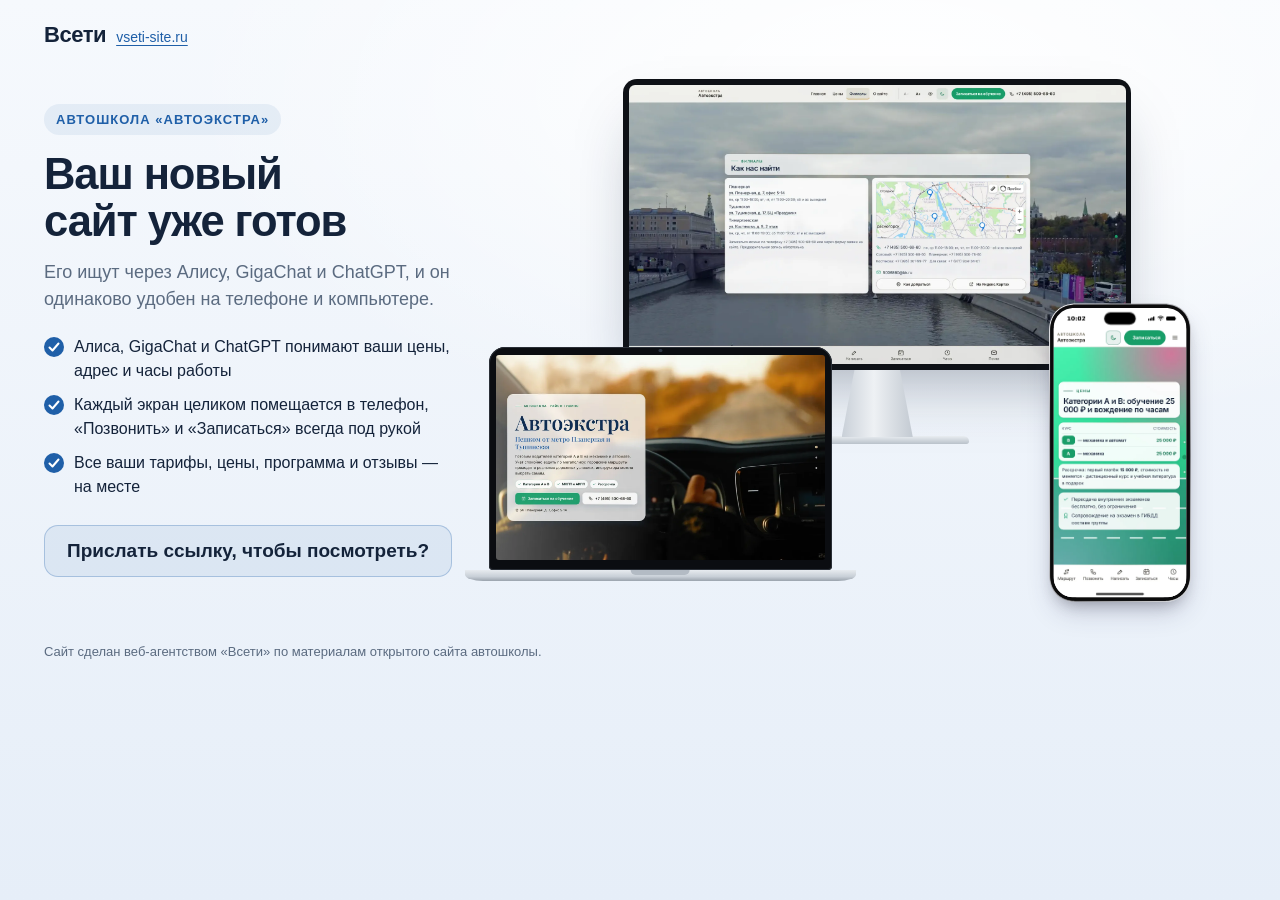
<file: vitrina/index.html>
<!doctype html>
<html lang="ru">
<head>
<meta charset="utf-8">
<meta name="viewport" content="width=device-width, initial-scale=1">
<meta name="robots" content="noindex, nofollow">
<title>Новый сайт автошколы «Автоэкстра» — веб-агентство «Всети»</title>
<style>
@layer stageshow{:where(.ss-phone){position:relative}.ss-phone{flex-shrink:0;box-shadow:0 calc(var(--ps) * 40) calc(var(--ps) * 80) calc(var(--ps) * -16) #32325d40,0 calc(var(--ps) * 24) calc(var(--ps) * 48) calc(var(--ps) * -24) #0000004d}.ss-phone__glass{height:100%}.ss-phone__window{position:relative;overflow:hidden;isolation:isolate}.ss-phone:is([data-frame=pro],[data-frame=silver],[data-frame=bezel],[data-frame=clay],[data-frame=outline],[data-frame=bare]){--ss-phone-glass: #0b0b0c;--ss-phone-rim: #2c2c2d;--ss-phone-seam: #e0dfdc;--ss-phone-line: var(--ss-text-faint, #9a9a9d);background:none}.ss-phone__bands{position:absolute;inset:0;overflow:visible;pointer-events:none}.ss-phone:is([data-frame=pro],[data-frame=silver],[data-frame=bezel],[data-frame=clay],[data-frame=outline]) .ss-phone__glass{position:relative}.ss-phone[data-frame=pro]{--ss-phone-band-1: #e3e3e6;--ss-phone-band-2: #9a9ba0;--ss-phone-band-3: #cfd0d4;--ss-phone-band-4: #85868b;--ss-phone-band-5: #c9cacd}.ss-stage[data-theme=dark] .ss-phone[data-frame=pro],.ss-stage[data-theme=glass] .ss-phone[data-frame=pro][data-dark]{--ss-phone-band-1: #5b5c61;--ss-phone-band-2: #2b2c2f;--ss-phone-band-3: #48494d;--ss-phone-band-4: #232427;--ss-phone-band-5: #404145}.ss-phone[data-frame=silver]{--ss-phone-band-1: #f4f4f6;--ss-phone-band-2: #c9cacf;--ss-phone-band-3: #eeeef1;--ss-phone-band-4: #b9babf;--ss-phone-band-5: #e6e6ea}.ss-phone[data-frame=bezel]{--ss-phone-glass: #111113}.ss-phone[data-frame=clay]{--ss-phone-clay-top: color-mix(in srgb, var(--ss-phone-clay, #ecebe8), #fff 45%);--ss-phone-clay-bottom: color-mix(in srgb, var(--ss-phone-clay, #ecebe8), #000 6%);box-shadow:0 calc(var(--ps) * 30) calc(var(--ps) * 60) calc(var(--ps) * -12) #32325d33,0 calc(var(--ps) * 16) calc(var(--ps) * 32) calc(var(--ps) * -16) #00000029}.ss-stage[data-theme=dark] .ss-phone[data-frame=clay]{--ss-phone-clay-top: color-mix(in srgb, var(--ss-phone-clay, #2a2a2e), #fff 6%);--ss-phone-clay-bottom: var(--ss-phone-clay, #2a2a2e);--ss-phone-seam: #333338}.ss-phone[data-frame=outline]{box-shadow:none}.ss-stage[data-theme=blueprint] .ss-phone[data-frame=outline]{--ss-phone-line: var(--ss-line)}.ss-phone:not([data-frame=android],[data-frame=soft]) .ss-phone__status{height:62px;padding:0}.ss-phone:not([data-frame=android],[data-frame=soft]) .ss-phone__time{position:absolute;top:21.5px;left:0;width:138.5px;line-height:22px;text-align:center}.ss-phone:not([data-frame=android],[data-frame=soft]) .ss-phone__glyphs{position:absolute;top:25.33px;left:285.25px;align-items:flex-start;gap:8px}.ss-phone:not([data-frame=android],[data-frame=soft]) .ss-phone__signal{margin-top:1px}.ss-phone:not([data-frame=android],[data-frame=soft]) .ss-phone__battery{margin-top:.33px}.ss-phone[data-frame=photo]{position:relative;background:none}.ss-phone__photo{position:absolute;z-index:4;background:var(--ss-phone-photo-light, none) center / 100% 100% no-repeat;pointer-events:none}.ss-stage[data-theme=dark] .ss-phone__photo,.ss-phone[data-dark] .ss-phone__photo{background-image:var(--ss-phone-photo-dark, var(--ss-phone-photo-light, none))}.ss-phone[data-frame=android]{background:linear-gradient(150deg,#3a3b3f,#1d1e21 40%,#2f3034 70%,#1a1b1e)}.ss-phone[data-frame=android] .ss-phone__glass{background:#050505}.ss-phone[data-frame=android] .ss-phone__island{top:14px;width:24px;height:24px;border-radius:50%}.ss-phone[data-frame=android] .ss-phone__status{height:48px;padding:0 26px}.ss-phone[data-frame=android] .ss-phone__time{font-family:system-ui,sans-serif;font-size:15px;font-weight:500}.ss-phone[data-frame=android] .ss-phone__content[data-status]{padding-top:48px}.ss-phone[data-frame=android] .ss-phone__home{width:108px;height:4px}.ss-phone[data-frame=soft]{box-shadow:0 0 0 calc(var(--ps) * 1.5) #0a25400d,0 calc(var(--ps) * 30) calc(var(--ps) * 60) calc(var(--ps) * -12) #32325d2e,0 calc(var(--ps) * 18) calc(var(--ps) * 36) calc(var(--ps) * -18) #0000001f}.ss-phone[data-frame=soft] .ss-phone__glass{background:#f6f9fc;box-shadow:inset 0 calc(var(--ps) * -2.9) calc(var(--ps) * 7.2) #0a254038}.ss-stage[data-theme=dark] .ss-phone[data-frame=soft] .ss-phone__glass{background:#1c2433;box-shadow:inset 0 calc(var(--ps) * -2.9) calc(var(--ps) * 7.2) #00000073}.ss-phone__screen{--pt: 1px;position:absolute;top:0;left:0;display:flex;flex-direction:column;overflow:hidden;background:#fff;color:#000;font-family:-apple-system,system-ui,sans-serif;font-size:15px;letter-spacing:-.015em;transform-origin:0 0;-webkit-font-smoothing:antialiased}.ss-phone[data-dark] .ss-phone__screen{background:#000;color:#fff}.ss-phone__status{position:absolute;top:0;right:0;left:0;z-index:2;display:flex;align-items:center;justify-content:space-between;height:54px;padding:0 34px 0 52px;transition:color .3s ease;will-change:transform}.ss-phone__time{font-family:SF Pro Text,-apple-system,system-ui,sans-serif;font-variation-settings:"opsz" 17;font-size:17.67px;font-weight:590;letter-spacing:0}.ss-phone__island{position:absolute;top:var(--ss-island-top, 14px);left:50%;z-index:3;width:var(--ss-island-w, 95px);height:37px;border-radius:18.5px;background:#000;transform:translate(-50%)}.ss-phone__glyphs{display:flex;align-items:center;gap:8px}.ss-phone__glyph{display:block}.ss-phone__content{position:relative;flex:1;min-height:0}.ss-phone__content[data-status]{padding-top:62px}.ss-phone__content:not([data-status]){padding-top:44px}.ss-phone[data-frame=bare] .ss-phone__content{padding-right:8px;padding-left:8px}.ss-phone__home{position:absolute;bottom:8px;left:50%;z-index:2;width:144px;height:5px;border-radius:2.5px;background:currentColor;transform:translate(-50%);transition:color .3s ease;will-change:transform}.ss-lock{position:absolute;inset:0;color:#fff;text-align:center}.ss-lock__date{margin-top:66px;font-size:22px;font-weight:600;letter-spacing:-.01em;opacity:.85}.ss-lock__clock{margin-top:-4px;font-size:112px;font-weight:700;line-height:1;letter-spacing:-.035em;font-variant-numeric:tabular-nums;opacity:.92}.ss-lock__stack{position:absolute;right:0;bottom:118px;left:0;display:flex;flex-direction:column;gap:8px;text-align:left}.ss-lock__stack[data-at=top]{top:290px;bottom:auto}.ss-lock__controls{position:absolute;right:46px;bottom:48px;left:46px;display:flex;justify-content:space-between}.ss-lock__control{display:grid;place-items:center;width:50px;height:50px;border-radius:50%;background:#0a0c1842;backdrop-filter:blur(24px) saturate(1.3);color:#fff}.ss-notification{display:flex;align-items:center;gap:13px;margin:0 18px;padding:14px 17px 14px 14px;border-radius:23px;background:#fcfcfdc2;backdrop-filter:blur(30px) saturate(1.25);box-shadow:0 4px 24px #0000000f;color:#000;text-align:left}.ss-notification[data-banner]{position:absolute;top:56px;right:0;left:0;z-index:2;animation:ss-banner-in .52s cubic-bezier(.2,.9,.25,1) both}@keyframes ss-banner-in{0%{transform:translateY(-110px)}}.ss-notification__icon{display:grid;flex-shrink:0;place-items:center;width:38px;height:38px;overflow:hidden;border-radius:9px;background:var(--ss-accent);color:#fff}.ss-notification__icon:has(>img){background:none}.ss-notification__icon>img{display:block;width:100%;height:100%}.ss-notification__text{display:flex;flex:1;flex-direction:column;min-width:0;font-size:15px;line-height:18px;letter-spacing:-.016em}.ss-notification__head{display:flex;align-items:baseline;gap:8px}.ss-notification__title{flex:1;min-width:0;overflow:hidden;font-weight:600;white-space:nowrap;text-overflow:ellipsis}.ss-notification__time{flex-shrink:0;font-size:12px;letter-spacing:-.005em;color:#3c3c4399}.ss-notification__body{display:-webkit-box;overflow:hidden;-webkit-line-clamp:3;-webkit-box-orient:vertical}.ss-lock[data-size=satellite] .ss-lock__stack{top:232px;bottom:auto}.ss-lock[data-size=satellite][data-clock=off] .ss-lock__stack{top:74px}.ss-notification{will-change:transform}.ss-phone:not([data-dark]) .ss-notification{background:#ffffffeb;box-shadow:0 0 0 .5px #00000014,0 8px 24px #0000001f}.ss-phone__time-bar{display:inline-block;width:30px;height:7px;border-radius:4px;background:currentColor;opacity:.5}}
:root{--ink:#14233a;--muted:#5b6b80;--accent:#1f5fa8;--sand:#ffc94d;--bg1:#f6f9fd;--bg2:#e6eef8}
*{box-sizing:border-box}
html,body{margin:0}
body{font:16px/1.5 -apple-system,"Segoe UI",Roboto,Arial,sans-serif;color:var(--ink);background:radial-gradient(1200px 600px at 70% 10%,#ffffff 0,rgba(255,255,255,0) 60%),linear-gradient(180deg,var(--bg1),var(--bg2));min-height:100vh}
a{color:inherit}
.top{display:flex;align-items:center;justify-content:space-between;max-width:1240px;margin:0 auto;padding:18px 24px}
.brand{display:flex;align-items:baseline;gap:10px;text-decoration:none}
.brand b{font-size:22px;letter-spacing:-.02em}
.brand span{font-size:14px;color:var(--accent);text-decoration:underline;text-underline-offset:3px}
.hero{max-width:1240px;margin:0 auto;padding:10px 24px 40px;display:grid;grid-template-columns:minmax(0,.82fr) minmax(0,1.5fr);gap:36px;align-items:center}
.eyebrow{display:inline-block;font-size:13px;font-weight:600;letter-spacing:.08em;text-transform:uppercase;color:var(--accent);background:rgba(31,95,168,.08);padding:6px 12px;border-radius:999px}
h1{text-wrap:balance;font-size:clamp(30px,3.4vw,48px);line-height:1.08;letter-spacing:-.025em;margin:16px 0 14px}
.lead{font-size:18px;color:var(--muted);margin:0 0 22px;max-width:30em}
.pts{list-style:none;padding:0;margin:0 0 26px;display:grid;gap:10px}
.pts li{display:flex;gap:10px;align-items:flex-start}
.pts li::before{content:"";flex:none;width:20px;height:20px;margin-top:2px;border-radius:50%;background:var(--accent) url("data:image/svg+xml,%3Csvg xmlns='http://www.w3.org/2000/svg' viewBox='0 0 20 20'%3E%3Cpath d='M5.5 10.5l3 3 6-7' fill='none' stroke='%23fff' stroke-width='2' stroke-linecap='round' stroke-linejoin='round'/%3E%3C/svg%3E") center/100% no-repeat}
.cta{display:flex;flex-wrap:wrap;gap:14px;align-items:center}
.btn{display:inline-flex;align-items:center;gap:8px;min-height:52px;padding:0 26px;border-radius:14px;background:var(--accent);color:#fff;font-weight:600;text-decoration:none;box-shadow:0 10px 24px rgba(31,95,168,.28)}
.btn:hover{background:#174a86}
.ask{margin:0;display:inline-flex;align-items:center;min-height:52px;padding:12px 22px;line-height:1.3;border-radius:14px;background:rgba(31,95,168,.08);border:1.5px solid rgba(31,95,168,.28);color:var(--ink);font-size:19px;font-weight:600}
/* сцена с устройствами */
.stage{position:relative;width:100%;aspect-ratio:16/11.2}
.dv{position:absolute}
.dv img{display:block;width:100%;height:100%;object-fit:cover;object-position:center top}
.mon .scr img,.lap .scr img{height:auto}
.mon{left:18%;top:0;width:68%}
.mon .scr{padding:1.1%;background:#0e1116;border-radius:14px;box-shadow:0 30px 60px -20px rgba(20,35,58,.35)}
.mon .scr img{border-radius:6px}
.mon .neck{width:14%;aspect-ratio:1/.95;margin:0 auto;background:linear-gradient(90deg,#c9d0d8,#eef1f4 45%,#c3cad2);clip-path:polygon(18% 0,82% 0,100% 100%,0 100%)}
.mon .foot{width:36%;aspect-ratio:36/1.5;margin:-1px auto 0;border-radius:6px 6px 3px 3px;background:linear-gradient(180deg,#e9edf1,#b9c1ca);box-shadow:0 12px 20px -8px rgba(20,35,58,.4)}
.lap{left:0;bottom:4%;width:46%}
.lap .scr{padding:2.2% 2.2% 3%;background:#0b0d11;border-radius:16px 16px 4px 4px;position:relative;box-shadow:0 0 0 1px #2a2f37 inset}
.lap .scr::before{content:"";position:absolute;top:1%;left:50%;width:.9%;aspect-ratio:1;border-radius:50%;background:#2b3442;transform:translateX(-50%)}
.lap .scr img{border-radius:3px}
.lap .base{position:relative;height:0;padding-bottom:3.2%;margin:0 -7%;background:linear-gradient(180deg,#e7ebef 0,#c8cfd7 60%,#9aa3ad 100%);border-radius:0 0 18px 18px/0 0 60% 60%;box-shadow:0 22px 30px -14px rgba(20,35,58,.45)}
.lap .base::after{content:"";position:absolute;top:0;left:50%;width:15%;height:40%;transform:translateX(-50%);background:#b3bbc4;border-radius:0 0 8px 8px}
.tab{right:1.5%;bottom:3%;width:23%}
.tab .scr{aspect-ratio:820/1180;padding:4.5%;background:#121419;border-radius:22px;box-shadow:0 0 0 2px #c7ced6,0 28px 50px -18px rgba(20,35,58,.45)}
.tab .scr img{border-radius:10px}
.ph{right:6%;bottom:0;width:340px;transform-origin:100% 100%}
.ph-shot{display:block;width:100%;height:auto}
.note{max-width:1240px;margin:0 auto;padding:0 24px 34px;color:var(--muted);font-size:13px}
@media (max-width:600px){
  .stage{aspect-ratio:16/9.8}
  .mon{display:none}
  .lap{left:6%;width:64%;bottom:6%}
  .ph{right:5%}
}
@media (max-width:900px){
  .hero{grid-template-columns:1fr;gap:26px;padding-top:0}
  .stage{order:-1}
  .lead{font-size:16.5px}
}
</style>
</head>
<body>
<header class="top"><a class="brand" href="https://vseti-site.ru/" target="_blank" rel="noopener"><b>Всети</b><span>vseti-site.ru</span></a></header>
<main class="hero">
  <div class="txt">
    <span class="eyebrow">Автошкола «Автоэкстра»</span>
    <h1>Ваш новый сайт уже готов</h1>
    <p class="lead">Его ищут через Алису, GigaChat и ChatGPT, и он одинаково удобен на телефоне и компьютере.</p>
    <ul class="pts">
      <li>Алиса, GigaChat и ChatGPT понимают ваши цены, адрес и часы работы</li>
      <li>Каждый экран целиком помещается в телефон, «Позвонить» и «Записаться» всегда под рукой</li>
      <li>Все ваши тарифы, цены, программа и отзывы — на месте</li>
    </ul>
    <div class="cta">
      <p class="ask">Прислать ссылку, чтобы посмотреть?</p>
    </div>
  </div>
  <div class="stage" id="stage" aria-label="Новый сайт на компьютере, ноутбуке и телефоне">
    <div class="dv mon"><div class="scr"><img src="img/monitor.webp?v=2" alt="" width="1600" height="900"></div><div class="neck"></div><div class="foot"></div></div>
    <div class="dv lap"><div class="scr"><img src="img/laptop.webp?v=2" alt="" width="1280" height="800"></div><div class="base"></div></div>
    <div class="dv ph" id="ph"><div class="ss-phone z-phone" data-frame="pro" style="width: 340px; height: 714.953px; padding: 2.38318px; border-radius: 61.1682px; --ps: 0.794392523364486px;"><svg class="ss-phone__bands" width="100%" height="100%" aria-hidden="true"><defs><linearGradient id="ph-band" x1="0.2" y1="0" x2="0.8" y2="1"><stop offset="0" style="stop-color: var(--ss-phone-band-1);"></stop><stop offset="0.22" style="stop-color: var(--ss-phone-band-2);"></stop><stop offset="0.48" style="stop-color: var(--ss-phone-band-3);"></stop><stop offset="0.74" style="stop-color: var(--ss-phone-band-4);"></stop><stop offset="1" style="stop-color: var(--ss-phone-band-5);"></stop></linearGradient><linearGradient id="ph-clay" x1="0" y1="0" x2="0" y2="1"><stop offset="0" style="stop-color: var(--ss-phone-clay-top);"></stop><stop offset="1" style="stop-color: var(--ss-phone-clay-bottom);"></stop></linearGradient></defs><g transform="translate(10.327102803738317 10.327102803738317)" stroke-linejoin="round"><path d="M262.94 0.00L267.09 0.06L270.49 0.24L273.65 0.53L276.65 0.94L279.51 1.47L282.27 2.11L284.93 2.87L287.50 3.74L289.97 4.72L292.36 5.81L294.65 7.02L296.85 8.33L298.96 9.75L300.98 11.27L302.90 12.90L304.72 14.62L306.45 16.45L308.08 18.37L309.60 20.38L311.02 22.49L312.33 24.70L313.53 26.99L314.63 29.37L315.61 31.85L316.48 34.41L317.24 37.07L317.88 39.83L318.41 42.70L318.82 45.69L319.11 48.85L319.29 52.25L319.35 56.40L319.35 637.90L319.29 642.04L319.11 645.45L318.82 648.60L318.41 651.60L317.88 654.47L317.24 657.23L316.48 659.89L315.61 662.45L314.63 664.92L313.53 667.31L312.33 669.60L311.02 671.80L309.60 673.91L308.08 675.93L306.45 677.85L304.72 679.68L302.90 681.40L300.98 683.03L298.96 684.55L296.85 685.97L294.65 687.28L292.36 688.49L289.97 689.58L287.50 690.56L284.93 691.43L282.27 692.19L279.51 692.83L276.65 693.36L273.65 693.77L270.49 694.06L267.09 694.24L262.94 694.30L56.40 694.30L52.25 694.24L48.85 694.06L45.69 693.77L42.70 693.36L39.83 692.83L37.07 692.19L34.41 691.43L31.85 690.56L29.37 689.58L26.99 688.49L24.70 687.28L22.49 685.97L20.38 684.55L18.37 683.03L16.45 681.40L14.62 679.68L12.90 677.85L11.27 675.93L9.75 673.91L8.33 671.80L7.02 669.60L5.81 667.31L4.72 664.92L3.74 662.45L2.87 659.89L2.11 657.23L1.47 654.47L0.94 651.60L0.53 648.60L0.24 645.45L0.06 642.04L0.00 637.90L0.00 56.40L0.06 52.25L0.24 48.85L0.53 45.69L0.94 42.70L1.47 39.83L2.11 37.07L2.87 34.41L3.74 31.85L4.72 29.37L5.81 26.99L7.02 24.70L8.33 22.49L9.75 20.38L11.27 18.37L12.90 16.45L14.62 14.62L16.45 12.90L18.37 11.27L20.38 9.75L22.49 8.33L24.70 7.02L26.99 5.81L29.37 4.72L31.85 3.74L34.41 2.87L37.07 2.11L39.83 1.47L42.70 0.94L45.69 0.53L48.85 0.24L52.25 0.06L56.40 0.00Z" fill="none" stroke-width="20.654205607476634" stroke="url(#ph-band)"></path><path d="M262.94 0.00L267.09 0.06L270.49 0.24L273.65 0.53L276.65 0.94L279.51 1.47L282.27 2.11L284.93 2.87L287.50 3.74L289.97 4.72L292.36 5.81L294.65 7.02L296.85 8.33L298.96 9.75L300.98 11.27L302.90 12.90L304.72 14.62L306.45 16.45L308.08 18.37L309.60 20.38L311.02 22.49L312.33 24.70L313.53 26.99L314.63 29.37L315.61 31.85L316.48 34.41L317.24 37.07L317.88 39.83L318.41 42.70L318.82 45.69L319.11 48.85L319.29 52.25L319.35 56.40L319.35 637.90L319.29 642.04L319.11 645.45L318.82 648.60L318.41 651.60L317.88 654.47L317.24 657.23L316.48 659.89L315.61 662.45L314.63 664.92L313.53 667.31L312.33 669.60L311.02 671.80L309.60 673.91L308.08 675.93L306.45 677.85L304.72 679.68L302.90 681.40L300.98 683.03L298.96 684.55L296.85 685.97L294.65 687.28L292.36 688.49L289.97 689.58L287.50 690.56L284.93 691.43L282.27 692.19L279.51 692.83L276.65 693.36L273.65 693.77L270.49 694.06L267.09 694.24L262.94 694.30L56.40 694.30L52.25 694.24L48.85 694.06L45.69 693.77L42.70 693.36L39.83 692.83L37.07 692.19L34.41 691.43L31.85 690.56L29.37 689.58L26.99 688.49L24.70 687.28L22.49 685.97L20.38 684.55L18.37 683.03L16.45 681.40L14.62 679.68L12.90 677.85L11.27 675.93L9.75 673.91L8.33 671.80L7.02 669.60L5.81 667.31L4.72 664.92L3.74 662.45L2.87 659.89L2.11 657.23L1.47 654.47L0.94 651.60L0.53 648.60L0.24 645.45L0.06 642.04L0.00 637.90L0.00 56.40L0.06 52.25L0.24 48.85L0.53 45.69L0.94 42.70L1.47 39.83L2.11 37.07L2.87 34.41L3.74 31.85L4.72 29.37L5.81 26.99L7.02 24.70L8.33 22.49L9.75 20.38L11.27 18.37L12.90 16.45L14.62 14.62L16.45 12.90L18.37 11.27L20.38 9.75L22.49 8.33L24.70 7.02L26.99 5.81L29.37 4.72L31.85 3.74L34.41 2.87L37.07 2.11L39.83 1.47L42.70 0.94L45.69 0.53L48.85 0.24L52.25 0.06L56.40 0.00Z" fill="none" stroke-width="15.88785046728972" style="stroke: var(--ss-phone-rim);"></path><path d="M262.94 0.00L267.09 0.06L270.49 0.24L273.65 0.53L276.65 0.94L279.51 1.47L282.27 2.11L284.93 2.87L287.50 3.74L289.97 4.72L292.36 5.81L294.65 7.02L296.85 8.33L298.96 9.75L300.98 11.27L302.90 12.90L304.72 14.62L306.45 16.45L308.08 18.37L309.60 20.38L311.02 22.49L312.33 24.70L313.53 26.99L314.63 29.37L315.61 31.85L316.48 34.41L317.24 37.07L317.88 39.83L318.41 42.70L318.82 45.69L319.11 48.85L319.29 52.25L319.35 56.40L319.35 637.90L319.29 642.04L319.11 645.45L318.82 648.60L318.41 651.60L317.88 654.47L317.24 657.23L316.48 659.89L315.61 662.45L314.63 664.92L313.53 667.31L312.33 669.60L311.02 671.80L309.60 673.91L308.08 675.93L306.45 677.85L304.72 679.68L302.90 681.40L300.98 683.03L298.96 684.55L296.85 685.97L294.65 687.28L292.36 688.49L289.97 689.58L287.50 690.56L284.93 691.43L282.27 692.19L279.51 692.83L276.65 693.36L273.65 693.77L270.49 694.06L267.09 694.24L262.94 694.30L56.40 694.30L52.25 694.24L48.85 694.06L45.69 693.77L42.70 693.36L39.83 692.83L37.07 692.19L34.41 691.43L31.85 690.56L29.37 689.58L26.99 688.49L24.70 687.28L22.49 685.97L20.38 684.55L18.37 683.03L16.45 681.40L14.62 679.68L12.90 677.85L11.27 675.93L9.75 673.91L8.33 671.80L7.02 669.60L5.81 667.31L4.72 664.92L3.74 662.45L2.87 659.89L2.11 657.23L1.47 654.47L0.94 651.60L0.53 648.60L0.24 645.45L0.06 642.04L0.00 637.90L0.00 56.40L0.06 52.25L0.24 48.85L0.53 45.69L0.94 42.70L1.47 39.83L2.11 37.07L2.87 34.41L3.74 31.85L4.72 29.37L5.81 26.99L7.02 24.70L8.33 22.49L9.75 20.38L11.27 18.37L12.90 16.45L14.62 14.62L16.45 12.90L18.37 11.27L20.38 9.75L22.49 8.33L24.70 7.02L26.99 5.81L29.37 4.72L31.85 3.74L34.41 2.87L37.07 2.11L39.83 1.47L42.70 0.94L45.69 0.53L48.85 0.24L52.25 0.06L56.40 0.00Z" fill="none" stroke-width="14.69626168224299" style="stroke: var(--ss-phone-glass);"></path></g></svg><div class="ss-phone__glass" style="padding: 7.94393px; border-radius: 58.785px;"><div class="ss-phone__window" style="width: 319.346px; height: 694.299px; clip-path: path(&quot;M 262.94 0 L 267.09 0.06 L 270.49 0.24 L 273.65 0.53 L 276.65 0.94 L 279.51 1.47 L 282.27 2.11 L 284.93 2.87 L 287.5 3.74 L 289.97 4.72 L 292.36 5.81 L 294.65 7.02 L 296.85 8.33 L 298.96 9.75 L 300.98 11.27 L 302.9 12.9 L 304.72 14.62 L 306.45 16.45 L 308.08 18.37 L 309.6 20.38 L 311.02 22.49 L 312.33 24.7 L 313.53 26.99 L 314.63 29.37 L 315.61 31.85 L 316.48 34.41 L 317.24 37.07 L 317.88 39.83 L 318.41 42.7 L 318.82 45.69 L 319.11 48.85 L 319.29 52.25 L 319.35 56.4 L 319.35 637.9 L 319.29 642.04 L 319.11 645.45 L 318.82 648.6 L 318.41 651.6 L 317.88 654.47 L 317.24 657.23 L 316.48 659.89 L 315.61 662.45 L 314.63 664.92 L 313.53 667.31 L 312.33 669.6 L 311.02 671.8 L 309.6 673.91 L 308.08 675.93 L 306.45 677.85 L 304.72 679.68 L 302.9 681.4 L 300.98 683.03 L 298.96 684.55 L 296.85 685.97 L 294.65 687.28 L 292.36 688.49 L 289.97 689.58 L 287.5 690.56 L 284.93 691.43 L 282.27 692.19 L 279.51 692.83 L 276.65 693.36 L 273.65 693.77 L 270.49 694.06 L 267.09 694.24 L 262.94 694.3 L 56.4 694.3 L 52.25 694.24 L 48.85 694.06 L 45.69 693.77 L 42.7 693.36 L 39.83 692.83 L 37.07 692.19 L 34.41 691.43 L 31.85 690.56 L 29.37 689.58 L 26.99 688.49 L 24.7 687.28 L 22.49 685.97 L 20.38 684.55 L 18.37 683.03 L 16.45 681.4 L 14.62 679.68 L 12.9 677.85 L 11.27 675.93 L 9.75 673.91 L 8.33 671.8 L 7.02 669.6 L 5.81 667.31 L 4.72 664.92 L 3.74 662.45 L 2.87 659.89 L 2.11 657.23 L 1.47 654.47 L 0.94 651.6 L 0.53 648.6 L 0.24 645.45 L 0.06 642.04 L 0 637.9 L 0 56.4 L 0.06 52.25 L 0.24 48.85 L 0.53 45.69 L 0.94 42.7 L 1.47 39.83 L 2.11 37.07 L 2.87 34.41 L 3.74 31.85 L 4.72 29.37 L 5.81 26.99 L 7.02 24.7 L 8.33 22.49 L 9.75 20.38 L 11.27 18.37 L 12.9 16.45 L 14.62 14.62 L 16.45 12.9 L 18.37 11.27 L 20.38 9.75 L 22.49 8.33 L 24.7 7.02 L 26.99 5.81 L 29.37 4.72 L 31.85 3.74 L 34.41 2.87 L 37.07 2.11 L 39.83 1.47 L 42.7 0.94 L 45.69 0.53 L 48.85 0.24 L 52.25 0.06 L 56.4 0 Z&quot;);"><div class="ss-phone__screen" style="width: 402px; height: 874px; transform: scale(0.794393); --ss-screen-r: 64px;"><div class="ss-phone__status"><span class="ss-phone__time">10:02</span><span class="ss-phone__glyphs"><svg viewBox="0 0 20.33 13.67" width="20.33" height="13.67" class="ss-phone__glyph ss-phone__signal"><rect x="0" y="7.34" width="3.333" height="6.33" rx="1.667" fill="currentColor"></rect><rect x="5.667" y="5" width="3.333" height="8.67" rx="1.667" fill="currentColor"></rect><rect x="11.334" y="2.67" width="3.333" height="11" rx="1.667" fill="currentColor"></rect><rect x="17.000999999999998" y="0" width="3.333" height="13.67" rx="1.667" fill="currentColor"></rect></svg><svg viewBox="0 0 19.33 14.33" width="19.33" height="14.33" class="ss-phone__glyph ss-phone__wifi"><path fill-rule="evenodd" fill="currentColor" d="M0.415933 5.54283C0.902185 6.04412 1.66017 5.95818 2.27513 5.41393C4.30595 3.58064 6.83731 2.63535 9.66901 2.63535C12.5007 2.63535 15.0464 3.60928 17.0629 5.41393C17.6636 5.97251 18.4215 6.0298 18.9221 5.54283C19.4226 5.02722 19.4942 4.2538 18.9793 3.70954C16.8341 1.51819 13.3302 0 9.66901 0C6.00783 0 2.48965 1.53251 0.358727 3.72387C-0.156127 4.2538 -0.0989213 5.02722 0.415933 5.55715L0.415933 5.54283ZM3.94841 9.13779C4.50617 9.68205 5.22124 9.62476 5.85051 9.10915C6.88022 8.29276 8.25316 7.73418 9.66901 7.7485C11.0706 7.7485 12.4435 8.29276 13.4875 9.12347C14.1168 9.63908 14.8605 9.66773 15.4039 9.12347C15.9331 8.57921 16.0189 7.7485 15.4611 7.23289C14.0739 5.98683 11.9859 5.11315 9.68332 5.11315C7.38077 5.11315 5.27845 5.98683 3.9055 7.23289C3.41925 7.69121 3.31914 8.47896 3.96271 9.13779L3.94841 9.13779ZM8.72511 13.8929C9.34008 14.4801 9.98365 14.4801 10.5986 13.8929L11.757 12.7757C12.372 12.1742 12.5007 11.4151 11.7999 10.8995C11.2136 10.4841 10.4699 10.212 9.66901 10.212C8.86813 10.212 8.11015 10.4841 7.53809 10.9138C6.83731 11.4151 6.98033 12.1885 7.59529 12.7757L8.73942 13.8929L8.72511 13.8929Z"></path></svg><svg viewBox="0 0 29.33 13.67" width="29.33" height="13.67" class="ss-phone__glyph ss-phone__battery"><path fill="currentColor" d="M0 6.4C0 4.15979 0 3.03969 0.435974 2.18404C0.819467 1.43139 1.43139 0.819467 2.18404 0.435974C3.03969 0 4.15979 0 6.4 0L19.933 0C22.1732 0 23.2933 0 24.149 0.435974C24.9016 0.819467 25.5135 1.43139 25.897 2.18404C26.333 3.03969 26.333 4.15979 26.333 6.4L26.333 7.26666C26.333 9.50687 26.333 10.627 25.897 11.4826C25.5135 12.2353 24.9016 12.8472 24.149 13.2307C23.2933 13.6667 22.1732 13.6667 19.933 13.6667L6.4 13.6667C4.15979 13.6667 3.03969 13.6667 2.18404 13.2307C1.43139 12.8472 0.819467 12.2353 0.435974 11.4826C0 10.627 0 9.50687 0 7.26666L0 6.4Z"></path><path fill-rule="evenodd" fill="currentColor" transform="translate(27.33 4.33)" d="M0 0L0 5C0.601505 4.8625 2 3.75 2 2.5C2 1.25 0.601505 0.1375 0 0Z"></path></svg></span></div><span class="ss-phone__island"></span><div class="ss-phone__content" data-status="true"><img class="ph-shot" src="img/phone.webp?v=2" alt="Новый сайт автошколы «Автоэкстра» на телефоне" width="393" height="794"></div><span class="ss-phone__home"></span></div></div></div></div></div>
  </div>
</main>
<p class="note">Сайт сделан веб-агентством «Всети» по материалам открытого сайта автошколы.</p>
<script>
(function(){var st=document.getElementById('stage'),ph=document.getElementById('ph');
function fit(){var k=st.clientWidth*(innerWidth<=600?0.27:0.19)/340;ph.style.transform='scale('+k+')';}
fit();addEventListener('resize',fit);})();
</script>
</body>
</html>
</file>
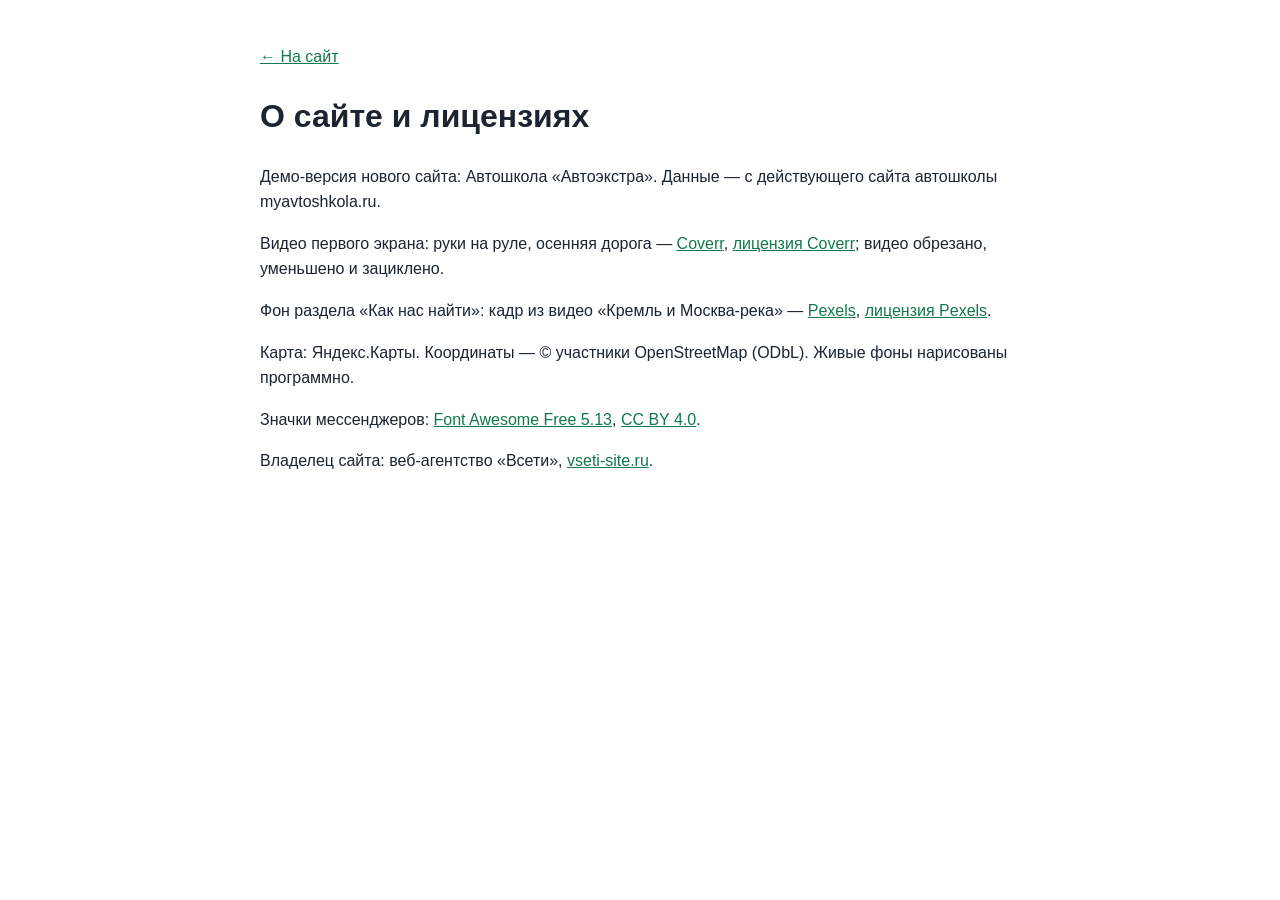
<file: credits.html>
<!doctype html><html lang="ru"><head><meta charset="utf-8"><meta name="viewport" content="width=device-width,initial-scale=1"><meta name="robots" content="noindex"><title>О сайте — Автошкола «Автоэкстра»</title>
<style>body{font:16px/1.6 Inter,Arial,sans-serif;max-width:760px;margin:0 auto;padding:28px 18px;color:#1b2430}a{color:#13774f}</style></head><body>
<p><a href="./">← На сайт</a></p><h1>О сайте и лицензиях</h1>
<p>Демо-версия нового сайта: Автошкола «Автоэкстра». Данные — с действующего сайта автошколы myavtoshkola.ru.</p>
<p>Видео первого экрана: руки на руле, осенняя дорога — <a href="https://coverr.co/videos/hands-on-steering-wheel-zm3v1hrrb9" target="_blank" rel="noopener">Coverr</a>, <a href="https://coverr.co/license" target="_blank" rel="noopener">лицензия Coverr</a>; видео обрезано, уменьшено и зациклено.</p>
<p>Фон раздела «Как нас найти»: кадр из видео «Кремль и Москва-река» — <a href="https://www.pexels.com/video/34419646/" target="_blank" rel="noopener">Pexels</a>, <a href="https://www.pexels.com/license/" target="_blank" rel="noopener">лицензия Pexels</a>.</p>
<p>Карта: Яндекс.Карты. Координаты — © участники OpenStreetMap (ODbL). Живые фоны нарисованы программно.</p>
<p>Значки мессенджеров: <a href="https://fontawesome.com" target="_blank" rel="noopener">Font Awesome Free 5.13</a>, <a href="https://creativecommons.org/licenses/by/4.0/" target="_blank" rel="noopener">CC BY 4.0</a>.</p>
<p>Владелец сайта: веб-агентство «Всети», <a href="https://vseti-site.ru" target="_blank" rel="noopener">vseti-site.ru</a>.</p>
</body></html>
</file>
<file: css/etalon.css>
/* ==========================================================================
   Эталон нотариуса. Общий слой поверх встроенных стилей index.html:
   видео-первый экран, «жидкое стекло», интерьеры на фоне экранов,
   шапка и нижняя панель со второго экрана, карточки Spotlight Card.
   ========================================================================== */

/* плавное проявление подсветки рамки (Chrome/Safari/Firefox новых версий) */
@property --hl{syntax:'<number>';inherits:true;initial-value:0}

:root{
  --glass:rgba(0,0,0,.4);
  --glass-blur:4px;
  --spot:255,196,108;          /* тёплый янтарь под интерьеры */
  --spring:cubic-bezier(.2,.9,.3,1.35);
}

/* ---------- светлый текст на тёмном стекле для всего, что лежит на фото ---------- */
.sec:not(.sec-hero),.hdr,.bar,.mmenu{
  --card:rgba(0,0,0,.4); --card-rgb:0,0,0;
  --text:#fff; --muted:rgba(255,255,255,.84);
  --line:rgba(255,255,255,.3); --line2:rgba(255,255,255,.2);
  --accent:#ecd9ac; --accent-d:#f6e9c8; --accent-l:#d3bc8a; --accent-soft:rgba(255,255,255,.13);
  --bg:rgba(0,0,0,.3); --bg2:transparent; --bg3:rgba(255,255,255,.13);
  --on-accent:#1d170b;
  --shadow:0 1px 12px rgba(0,0,0,.35); --shadow-lg:0 18px 50px rgba(0,0,0,.5);
  --ok:#8fe3a8; --bad:#ff9f96;
  color:#fff;
}
.sec:not(.sec-hero){background:#2b2319}
.sec:not(.sec-hero) .sec-scroll{
  position:relative;z-index:1;
  padding-top:calc(var(--hdr-h) / var(--zc,1) + 12px);padding-bottom:calc(var(--bar-h) + 12px);
  text-shadow:0 1px 2px rgba(0,0,0,.45)
}
.sec:not(.sec-hero) :is(input,select,textarea,button.btn,.btn){text-shadow:none}

/* ---------- фон экранов: интерьеры, затемнение ровно 50% ---------- */
.sec-bg{position:absolute;inset:0;z-index:0;overflow:hidden;pointer-events:none;background:#2b2319}
.sec-bg picture{display:block;width:100%;height:100%}
.sec-bg img{display:block;width:100%;height:100%;object-fit:cover;opacity:0;transition:opacity .9s ease}
.sec-bg img.ld,html:not(.js) .sec-bg img{opacity:1}
.sec-bg::after{content:"";position:absolute;inset:0;background:rgba(0,0,0,.5)}

/* ==========================================================================
   Жидкое стекло
   ========================================================================== */
.glass,
.sec:not(.sec-hero) :is(.sec-head,.svc,.step,.rev,.rsum,.cred,.cbox,.fq,.about-txt,.tf-card,.quote,.ilink,.chips li,.foot,.rate-chip){
  position:relative;isolation:isolate;
  background:var(--glass);
  -webkit-backdrop-filter:blur(var(--glass-blur));backdrop-filter:blur(var(--glass-blur));
  border:0;border-radius:var(--radius);
  box-shadow:0 8px 30px rgba(0,0,0,.14);
}
/* тонкая светлая рамка-градиент; рядом с курсором рамка разгорается (--hl, --x, --y) */
.glass::after,
.sec:not(.sec-hero) :is(.sec-head,.svc,.step,.rev,.rsum,.cred,.cbox,.fq,.about-txt,.tf-card,.quote,.ilink,.chips li,.foot,.rate-chip)::after{
  content:"";position:absolute;inset:0;border-radius:inherit;padding:1.4px;pointer-events:none;z-index:2;
  background:
    radial-gradient(230px circle at var(--x,50%) var(--y,50%),rgba(255,226,160,calc(var(--hl,0)*1)),rgba(var(--spot),calc(var(--hl,0)*.65)) 38%,transparent 72%),
    linear-gradient(160deg,rgba(255,255,255,.58) 0%,rgba(255,255,255,.16) 22%,rgba(255,255,255,0) 44%,rgba(255,255,255,0) 60%,rgba(255,255,255,.16) 82%,rgba(255,255,255,.5) 100%);
  -webkit-mask:linear-gradient(#000 0 0) content-box,linear-gradient(#000 0 0);
  -webkit-mask-composite:xor;mask-composite:exclude;
}
.sec:not(.sec-hero) .sec-head{display:block;width:fit-content;max-width:100%;border-radius:18px;padding:14px 22px 16px;margin-bottom:16px}
.sec:not(.sec-hero) .sec-head .h2{margin-top:8px}
.sec:not(.sec-hero) .sec-head .lead{margin-top:8px}
.sec:not(.sec-hero) .sec-head .demo-note{background:rgba(255,255,255,.1);border-left-color:var(--accent)}

/* ==========================================================================
   Spotlight Card: пятно света под курсором внутри карточки (::before),
   подсветка рамки рядом с курсором (::after выше), «прыжок» scale + тень.
   Позицию --x/--y ставит один общий обработчик pointermove (js/etalon.js).
   ========================================================================== */
.glow{position:relative;isolation:isolate;--hov:1.035}
.glow::before{
  content:"";position:absolute;inset:0;border-radius:inherit;pointer-events:none;z-index:-1;
  background:
    radial-gradient(340px circle at var(--x,50%) var(--y,50%),rgba(var(--spot),.5),rgba(var(--spot),.2) 38%,transparent 72%);
  opacity:0;transition:opacity .35s ease;
}
.glow.lit{--hl:1}
.glow.lit::before{opacity:1}
.glow{transition:scale .38s var(--spring),box-shadow .32s ease,--hl .3s ease}
.glow.rv{transition:opacity .7s ease var(--rvd),translate .7s ease var(--rvd),scale .38s var(--spring),box-shadow .32s ease,--hl .3s ease}
@media (hover:hover) and (pointer:fine){
  .glow:hover{scale:var(--hov);z-index:6;box-shadow:0 24px 54px rgba(0,0,0,.5),0 0 34px rgba(var(--spot),.2)}
}
/* ---------- «Контакты» («Как нас найти»): плашки при наведении и касании загораются жёлтым — яркая рамка и мягкое
   свечение вокруг; размер не меняется (никаких увеличений и сдвигов раскладки), видно в обеих темах ---------- */
:root{--gy-ring:255,208,80;--gy-glow:255,200,64}
html[data-theme="light"]{--gy-ring:232,154,0;--gy-glow:255,186,30}
#contacts .glow{--gy:0 0 0 2.5px rgba(var(--gy-ring),.98),0 0 22px 4px rgba(var(--gy-glow),.66),0 0 58px 14px rgba(var(--gy-glow),.32),0 8px 30px rgba(0,0,0,.14);
  --gy0:0 0 0 0 rgba(var(--gy-ring),0),0 0 0 0 rgba(var(--gy-glow),0),0 0 0 0 rgba(var(--gy-glow),0),0 8px 30px rgba(0,0,0,.14)}
@media (hover:hover) and (pointer:fine){
  #contacts .glow:hover{scale:1;box-shadow:var(--gy)}
  /* заголовок с рейтингом: когда курсор на значке рейтинга, светится только значок */
  #contacts .sec-head:has(.rate-chip:hover):hover{box-shadow:var(--gy0)}
}
#contacts .glow.tap{animation:cGlowTap 1.4s ease-out,glowHl .62s ease-out}
@keyframes cGlowTap{0%{box-shadow:var(--gy0)}14%,62%{box-shadow:var(--gy)}100%{box-shadow:var(--gy0)}}
html[data-hc="1"] #contacts .glow:hover{outline:3px solid #ffd400;outline-offset:2px}
/* крупные плашки берут нижнюю границу 1,03: 3,5 % от 600 px — это уже 20 px */
.hero-plq,.about-txt,.tf-card,.sec-head,.cbox{--hov:1.03}

/* касание на телефоне: вспышка пятна в точке касания и подпрыгивание */
.glow.tap{animation:glowTap .62s var(--spring),glowHl .62s ease-out}
.glow.tap::before{animation:spotFlash .62s ease-out}
@keyframes glowTap{0%{scale:1}38%{scale:var(--tap,1.045)}100%{scale:1}}
@keyframes glowHl{0%{--hl:0}22%{--hl:1}100%{--hl:0}}
@keyframes spotFlash{0%{opacity:0}18%{opacity:1}100%{opacity:0}}

/* ---------- появление блоков при входе на экран ---------- */
.rv{--rvd:calc(var(--i,0) * 90ms);opacity:0;transform:none;translate:0 18px;
  transition:opacity .7s ease var(--rvd),translate .7s ease var(--rvd)}
.sec.active .rv{opacity:1;transform:none;translate:0 0}
/* первый экран: блоки стартуют сами (экран активен с загрузки), по очереди после слова */
.sec-hero .rv{--rvd:calc(var(--hero-d,1.8s) + var(--i,0) * 140ms);opacity:1;translate:0 0}
.sec-hero .kicker.rv{--rvd:.45s}
/* анимация заголовка стартует — скрипт ставит .go, и остальные блоки выходят следом за словом */
.sec-hero.go .rv{animation:heroIn .9s cubic-bezier(.2,.7,.2,1) var(--rvd) both}
html.js .sec-hero:not(.go) .rv{opacity:0;translate:0 18px;animation:heroSafe .01s linear 5s forwards}
@keyframes heroIn{from{opacity:0;translate:0 18px}to{opacity:1;translate:0 0}}
@keyframes heroSafe{to{opacity:1;translate:0 0}}

/* ==========================================================================
   Первый экран
   ========================================================================== */
.sec-hero{background:#8fb1d4;color:#fff;
  /* А−/А+ первый экран не трогают: страница в zoom, экран — встречный zoom (как шапка), поэтому он на любой ступени
     выглядит ровно как при 100 %. Единицы vw/vh и высота экрана считаются от окна без поправки. */
  zoom:calc(1 / var(--zc,1)); --vwu:1vw; --vhu:1vh;
  /* высота — та же видимая, что у остальных экранов (скрипт кладёт её в --vhr); 100vh во встроенном браузере Telegram на Android
     считается при спрятанной верхней панели и выше видимой части — первый экран выходил выше, и все следующие съезжали вниз */
  --vh:var(--vhr, calc(100 * var(--vhu)))}
.hero-bg{position:absolute;inset:0;overflow:hidden;background:#9db9d6 url(../img/hero-poster.jpg) 54% 50%/cover no-repeat}
.hero-video{position:absolute;inset:0;width:100%;height:100%;object-fit:cover;object-position:54% 50%;background:transparent}
.hero-clouds{
  position:absolute;left:0;top:0;width:100%;height:58%;pointer-events:none;opacity:0;transition:opacity 2.4s ease;
  -webkit-mask-image:linear-gradient(180deg,#000 0%,#000 36%,rgba(0,0,0,.55) 66%,transparent 100%);
          mask-image:linear-gradient(180deg,#000 0%,#000 36%,rgba(0,0,0,.55) 66%,transparent 100%)
}
.hero-clouds.on{opacity:1}
/* угасание к низу рисует сам шейдер (js/clouds.js): маска на canvas — лишний проход на каждый кадр */
.hero-clouds.baked{-webkit-mask-image:none;mask-image:none}
/* точки-переходы по краю не растут с А+: иначе на ступенях 130–150 % они наезжают на плашки первого экрана и карточки */
.dots{zoom:calc(1 / var(--zc,1))}

.sec-hero .sec-scroll{position:relative;z-index:1;padding:26px clamp(20px,calc(3.4*var(--vwu,1vw)),64px);display:flex;flex-direction:column}
.sec-hero .wrap{max-width:none;margin:auto 0}
.hero-plq{
  --plq-w:clamp(500px,calc(38*var(--vwu,1vw)),660px);--plq-pad:clamp(24px,calc(2.4*var(--vwu,1vw)),36px);
  width:min(100%,var(--plq-w));padding:var(--plq-pad);border-radius:28px;
  color:#fff;text-shadow:0 1px 3px rgba(0,0,0,.5);
  animation:plqIn .9s ease both
}
@keyframes plqIn{from{opacity:0;translate:0 14px}to{opacity:1;translate:0 0}}
.hero-plq .kicker{color:#f6e6bd;font-size:12.5px;letter-spacing:.15em}
.hero-plq .kicker::before{background:#f6e6bd}
.hero-h1{margin:14px 0 0;font-weight:500}
.hw{
  display:inline-block;font-family:var(--serif);font-weight:500;line-height:1.06;letter-spacing:-.005em;color:#fff;
  font-size:calc((var(--plq-w) - 2 * var(--plq-pad)) / 4.9);
  text-shadow:0 2px 22px rgba(0,0,0,.35),0 1px 2px rgba(0,0,0,.4);white-space:nowrap
}
.hn{display:block;margin-top:6px;font-family:var(--serif);font-weight:500;font-size:clamp(20px,calc(1.9*var(--vwu,1vw)),28px);line-height:1.2;color:#f7ecd2}
.hero-lead{margin-top:16px;max-width:none;font-size:clamp(15px,calc(1.15*var(--vwu,1vw)),17px);line-height:1.5;color:rgba(255,255,255,.94)}
.hero-addr{margin-top:10px;font-size:14px}
.hero-addr .addr-link{color:#fff;border-bottom-color:rgba(255,255,255,.55)}
.hero-addr .addr-link:hover{color:#f6e6bd}
.hero-cta{display:flex;flex-wrap:wrap;gap:12px;margin-top:22px}
.btn-glass{
  min-height:52px;padding:0 26px;font-size:16px;color:#fff;border:0;background:var(--glass);
  -webkit-backdrop-filter:blur(var(--glass-blur));backdrop-filter:blur(var(--glass-blur));text-shadow:none
}
.btn-glass:hover{background:var(--glass);color:#fff}
.btn-glass.btn-book{background:rgba(var(--spot),.9);color:#2a1d07;font-weight:700;box-shadow:0 8px 26px rgba(var(--spot),.3)}
.btn-glass.btn-book:hover{background:rgba(var(--spot),.95);color:#2a1d07}
.btn-glass.btn-book::after{display:none}
.btn-glass.btn-book::before{background:radial-gradient(160px circle at var(--x,50%) var(--y,50%),rgba(255,255,255,.75),rgba(255,255,255,.25) 45%,transparent 75%)}
.btn-glass .ico{width:19px;height:19px}
.hero-plq .status{margin-top:16px;background:rgba(0,0,0,.28);border-color:rgba(255,255,255,.3);text-shadow:none}

/* ==========================================================================
   Шапка и нижняя панель: только со второго экрана
   ========================================================================== */
.hdr{
  background:var(--glass);-webkit-backdrop-filter:blur(8px);backdrop-filter:blur(8px);border-bottom:0;
  transition:transform .5s var(--ease),opacity .35s ease,visibility 0s linear 0s
}
.hdr::after{content:"";position:absolute;left:0;right:0;bottom:0;height:1px;background:linear-gradient(90deg,transparent,rgba(255,255,255,.45),transparent)}
body[data-sec="0"] .hdr{transform:translateY(-105%);opacity:0;visibility:hidden;pointer-events:none;transition:transform .45s var(--ease),opacity .3s ease,visibility 0s linear .45s}
.hdr-in{max-width:1440px;padding:0 28px;gap:18px}
.brand-s{color:rgba(255,255,255,.78)}
.brand-n{font-size:16px;font-weight:600;color:#fff;text-shadow:0 1px 3px rgba(0,0,0,.4)}
.nav{gap:2px}
.nav-a{color:#fff;opacity:.9;font-size:14.5px;padding:10px 12px;white-space:nowrap}
.brand{flex:none}
.nav-a:hover,.nav-a.cur,.nav > li.open > .nav-a{background:rgba(255,255,255,.14);opacity:1}
.nav-a.cur{box-shadow:inset 0 -2px 0 rgba(var(--spot),.95)}
.hdr-tools{margin-left:10px;gap:10px}
.hdr .tool{color:#fff;opacity:.9}
.hdr .tool:hover{background:rgba(255,255,255,.14);opacity:1}
.hdr .btn-primary{background:rgba(var(--spot),.95);border-color:transparent;color:#2a1d07;font-weight:700}
.hdr .btn-primary:hover{background:#ffd998;color:#2a1d07}
.hdr-tel{display:inline-flex;align-items:center;gap:8px;min-height:44px;padding:0 6px;font-weight:600;font-size:15px;white-space:nowrap;color:#fff;border-radius:10px}
.hdr-tel .ico{width:18px;height:18px}
.hdr-tel:hover{color:#ffe2a8}
.mega{background:rgba(24,19,12,.9);-webkit-backdrop-filter:blur(16px);backdrop-filter:blur(16px);border:1px solid rgba(255,255,255,.2)}
.mega-it:hover{background:rgba(255,255,255,.12)}
.lang-dd{background:rgba(24,19,12,.92);-webkit-backdrop-filter:blur(16px);backdrop-filter:blur(16px);border:1px solid rgba(255,255,255,.22);color:#fff}
.lang-dd a:hover,.lang-dd button:hover{background:rgba(255,255,255,.12)}
.lang-dd a.cur{color:#ffe2a8}
/* размер текста, контраст, тема: прямо на плашке, рядом с языком */
.hdr-a11y{display:flex;align-items:center;gap:2px;margin-left:2px;padding-left:8px;border-left:1px solid rgba(255,255,255,.28)}
.hdr-a11y .tool{width:44px;height:44px}
.hdr #hcBtn[aria-pressed="true"]{background:rgba(255,226,168,.2);color:#ffe2a8;opacity:1}
.hdr .tool:disabled{opacity:.35;cursor:default}
.hdr .tool:disabled:hover{background:none}
.mm-tools{display:none}

.bar{
  background:var(--glass);-webkit-backdrop-filter:blur(8px);backdrop-filter:blur(8px);border-top:0;box-shadow:none;
  transition:transform .5s var(--ease),opacity .35s ease,visibility 0s linear 0s
}
.bar::before{content:"";position:absolute;left:0;right:0;top:0;height:1px;background:linear-gradient(90deg,transparent,rgba(255,255,255,.45),transparent)}
body[data-sec="0"] .bar{transform:translateY(105%);opacity:0;visibility:hidden;pointer-events:none;transition:transform .45s var(--ease),opacity .3s ease,visibility 0s linear .45s}
.bi{color:#fff;opacity:.88}
.bi:hover{background:rgba(255,255,255,.14);opacity:1}
.bi.cur{color:#ffe2a8}

.dots button::after{background:#fff;opacity:.6;box-shadow:0 0 0 1px rgba(0,0,0,.35)}
.dots button.cur::after{background:rgb(var(--spot));opacity:1}

.mmenu{background:rgba(22,17,11,.93);-webkit-backdrop-filter:blur(14px);backdrop-filter:blur(14px);color:#fff;bottom:var(--bar-h)}
.mmenu .macc-list button:hover{background:rgba(255,255,255,.12)}
.mmenu .mmenu-foot .btn{justify-content:center;padding:0 22px;font-size:16px}
.mmenu .btn-primary{background:rgba(var(--spot),.95);border-color:transparent;color:#2a1d07;font-weight:700}
.mmenu .btn-ghost{border-color:rgba(255,255,255,.4);color:#fff}
.mm-set{margin-top:16px;display:grid;gap:10px}
.mm-row{display:flex;flex-wrap:wrap;gap:8px;align-items:center}
.mm-lbl{width:56px;font-size:13px;color:var(--muted);text-transform:uppercase;letter-spacing:.08em}
.mmenu .mm-row a,.mmenu .mm-row button{display:inline-flex;width:auto;min-width:44px;min-height:44px;padding:0 12px;justify-content:center;align-items:center;
  border:1px solid rgba(255,255,255,.28);border-radius:10px;font-size:14px;font-weight:600}
.mmenu .mm-row a.cur{color:#ffe2a8;border-color:#ffe2a8}
.mmenu .mm-row .ico{width:20px;height:20px}
/* на телефоне те же четыре кнопки одним заметным рядом в меню */
.mmenu .mm-tools{grid-template-columns:repeat(4,1fr);gap:8px;padding:10px;border:1px solid rgba(255,226,168,.4);border-radius:14px;background:rgba(255,255,255,.07)}
.mmenu .mm-tools button{display:inline-flex;width:100%;min-height:52px;justify-content:center;align-items:center;border:1px solid rgba(255,255,255,.28);border-radius:10px;font-size:16px;font-weight:700;background:rgba(0,0,0,.25);padding:0}
.mmenu .mm-tools button .ico{width:22px;height:22px}
.mmenu .mm-tools button[aria-pressed="true"]{border-color:#ffe2a8;color:#ffe2a8;background:rgba(255,226,168,.14)}
.mmenu .mm-tools button:disabled{opacity:.4}

/* ==========================================================================
   Экраны: карточки на стекле
   ========================================================================== */
.sec:not(.sec-hero) .kicker{color:#f1deb0}
.sec:not(.sec-hero) .kicker::before{background:#f1deb0}
.sec:not(.sec-hero) .h2{font-size:clamp(26px,calc(3*var(--vwu,1vw)),38px)}
.sec:not(.sec-hero) .svc:hover{transform:none;border-color:transparent}
.svc .cic,.cred .cic,.cl .cic,.mega-it .cic{background:rgba(255,255,255,.14);color:#f6e9c8}
.svc small{color:rgba(255,255,255,.8)}
.about-txt{padding:20px 24px}
.sec:not(.sec-hero) .about-txt .quote{background:rgba(255,255,255,.09);border-left:3px solid rgb(var(--spot));border-radius:0 12px 12px 0;-webkit-backdrop-filter:none;backdrop-filter:none;box-shadow:none}
.sec:not(.sec-hero) .about-txt .quote::after{display:none}
.chips li{background:var(--glass);border-radius:999px}
.creds .cred{padding:14px 16px;min-height:68px}
.cred > div{min-width:0;flex:1 1 auto}

/* ---------- «Оплата»: ровные значки ----------
   Карточка занимает ту же ширину и высоту, что соседние. Если четыре значка помещаются в строку —
   идут одним рядом от левого до правого края; иначе сетка 2×2 с одинаковыми колонками, а все карточки
   «Реквизитов» выравниваются по высоте (grid-auto-rows:1fr). Размер решает ширина самой колонки
   (container query), а не окна — поэтому одинаково на 1280, 1366, 1440, 1920, планшете и в режиме «А+». */
.about-side{container:aside / inline-size}
.pay-pills,.cred .pay-pills,.cl .pay-pills{
  display:grid;grid-template-columns:repeat(2,minmax(0,1fr));gap:6px;width:100%;margin-top:3px
}
.pay-pill{
  display:flex;align-items:center;justify-content:center;min-width:0;min-height:26px;padding:2px 8px;
  font-size:12.5px;line-height:1.2;text-align:center;white-space:nowrap;box-sizing:border-box
}
.pay-pill .ico{display:none}
.pay-pill.pay-logo{padding:2px 8px;min-height:26px}
.pay-pill.pay-logo img{height:15px}
.pay-pill.pay-logo img[src$="sbp.svg"]{height:17px}
.creds .cred:has(.pay-pills){padding-top:10px;padding-bottom:10px}
.creds .cred:has(.pay-pills) small{line-height:1.25}
@container aside (min-width:405px){
  .cred .pay-pills{grid-template-columns:repeat(4,auto);justify-content:space-between;max-width:430px}
}
@container aside (max-width:404px){
  .creds{grid-auto-rows:1fr}
}

.steps::before{display:none}
.steps{gap:14px;list-style:none;padding:0}
.step{padding:20px 16px 20px;text-align:left}
.step-n{background:rgba(255,255,255,.14);border-color:rgba(var(--spot),.85);color:#f6e9c8}
.step p{color:rgba(255,255,255,.88)}

.rsum,.rev{padding:20px 22px}
.rsum .big{color:#f6e9c8}
.rev p{color:#fff}

.faq{gap:0 16px}
.faq-col{gap:12px}
.fq{border-bottom:0;padding:2px 18px}
.fq > button{padding:14px 2px}
.fq-a p{padding:0 2px 14px;color:rgba(255,255,255,.88)}
.fq > button .pl{border-color:rgba(255,255,255,.4)}

.cbox{padding:16px 18px}
.cl{gap:9px}
.mapbox{padding:12px}
.fld input,.fld select,.fld textarea{background:rgba(0,0,0,.34);color:#fff;border-color:rgba(255,255,255,.34);text-shadow:none}
.fld input::placeholder,.fld textarea::placeholder{color:rgba(255,255,255,.55)}
.fld select option{color:#111;background:#fff}
.fld input:focus,.fld select:focus,.fld textarea:focus{border-color:rgb(var(--spot));box-shadow:0 0 0 3px rgba(var(--spot),.28)}
.map{background:rgba(0,0,0,.25)}
.sec:not(.sec-hero) .btn-primary{background:rgba(var(--spot),.95);border-color:transparent;color:#2a1d07;font-weight:700}
.sec:not(.sec-hero) .btn-primary:hover{background:#ffd998;color:#2a1d07}
.sec:not(.sec-hero) .btn-ghost{background:rgba(0,0,0,.3);color:#fff;border-color:rgba(255,255,255,.4)}
.sec:not(.sec-hero) .btn-ghost:hover{border-color:rgb(var(--spot));color:#ffe2a8}
.info-links .ilink{color:#fff;padding:9px 18px}
.info-links .ilink:hover{background:var(--glass)}

/* рейтинг Яндекс.Карт в «Контактах» */
.sec-head-rate{display:flex!important;align-items:center;justify-content:space-between;gap:18px;flex-wrap:wrap;width:100%!important;padding:14px 18px 14px 24px!important}
.sec-head-rate .sh-txt .h2{margin-top:6px}
.rate-chip{display:flex;align-items:center;gap:12px;padding:8px 18px 8px 10px;border-radius:14px;color:#fff;text-decoration:none;text-shadow:none}
.rate-chip .ym{width:40px;height:40px;flex:none}
.rate-chip .badge-r{display:flex;align-items:center;gap:8px}
.rate-chip .badge-r b{font-size:26px;line-height:1;font-weight:600}
.rate-chip .stars svg{width:17px;height:17px}
.rate-chip small{display:block;margin-top:3px;font-size:13px;color:var(--muted);white-space:nowrap}

.foot{margin-top:16px;padding:12px 18px;border-top:0;border-radius:14px;align-items:center}
.foot > div:first-child{flex:1 1 0;min-width:0}
.foot a{color:#fff}

/* фокус с клавиатуры виден на любом фоне */
.sec :focus-visible,.hdr :focus-visible,.bar :focus-visible,.mmenu :focus-visible{outline:3px solid #ffe2a8;outline-offset:2px}

/* ==========================================================================
   Адаптив
   ========================================================================== */
@media screen and (max-width:1439px){
  .hdr-tel{width:44px;padding:0;justify-content:center}
  .hdr-tel span{display:none}
  .hdr-tel:hover{background:rgba(255,255,255,.14)}
  .nav-a{padding:10px 9px}
}
/* на ноутбуках поуже телефон на плашке не помещается (он есть в нижней панели и в меню) */
@media screen and (max-width:1366px){.hdr-tel{display:none}}
@media screen and (max-width:860px){
  .hdr-a11y{display:none}
}
@media (max-width:860px){
  .mmenu .mm-tools{display:grid}
}
/* таджикская и киргизская версии: пункты меню длиннее — телефон на плашке только значком до 1680 px, меню-бургер на экранах до 1320 px */
@media screen and (min-width:1440px) and (max-width:1679px){
  html[lang="tg"] .hdr-tel,html[lang="ky"] .hdr-tel{width:44px;padding:0;justify-content:center}
  html[lang="tg"] .hdr-tel span,html[lang="ky"] .hdr-tel span{display:none}
}
@media screen and (min-width:1280px) and (max-width:1319px){
  html[lang="tg"] .nav,html[lang="ky"] .nav,html[lang="tg"] .hdr-tel,html[lang="ky"] .hdr-tel{display:none}
  html[lang="tg"] .burger,html[lang="ky"] .burger{display:grid}
  html[lang="tg"] .hdr-book,html[lang="ky"] .hdr-book{display:inline-flex}
  html[lang="tg"] .hdr-tools,html[lang="ky"] .hdr-tools{margin-left:auto}
  html[lang="tg"] .hdr-in,html[lang="ky"] .hdr-in{padding:0 18px}
}
@media screen and (max-width:1279px){
  .nav,.hdr-tel{display:none}
  .burger{display:grid}
  .hdr-book{display:inline-flex}
  .hdr-tools{margin-left:auto}
  .hdr-in{padding:0 18px}
}
@media (max-width:767px){
  .sec-bg{background:#2b2319}
  .sec:not(.sec-hero) .sec-scroll{padding-bottom:calc(var(--bar-h) + 12px)}
  .sec:not(.sec-hero) .sec-head{padding:12px 16px 14px;margin-bottom:14px;border-radius:14px}
  .step{padding:14px}
  .fq{padding:0 14px}
  .rsum,.rev{padding:16px}
  .sec-head-rate{padding:12px 14px!important}
  .rate-chip{padding:6px 12px 6px 8px}
  .rate-chip .ym{width:34px;height:34px}
  .rate-chip .badge-r b{font-size:22px}
  .rate-chip .stars svg{width:14px;height:14px}
  .foot{padding:10px 14px}
}
/* первый экран: пороги настоящие (@media screen не пересчитывается под А+), он всегда как при 100 % */
@media screen and (max-width:767px){
  .sec-hero .sec-scroll{padding:16px 14px calc(18px + env(safe-area-inset-bottom,0px))}
  .sec-hero .wrap{margin:auto 0 0}
  .hero-plq{--plq-pad:18px;width:100%;padding:18px 18px 20px;border-radius:22px}
  .hero-plq .kicker{font-size:11.5px;letter-spacing:.1em}
  .hero-h1{margin-top:10px}
  .hw{font-size:clamp(44px,calc(16.2*var(--vwu,1vw)),76px)}
  .hn{font-size:clamp(19px,calc(5.4*var(--vwu,1vw)),26px)}
  .hero-lead{margin-top:12px;font-size:14.5px}
  .hero-addr{display:none}
  .hero-cta{margin-top:16px;gap:10px;flex-wrap:nowrap}
  .btn-glass{min-height:50px;padding:0 14px;font-size:15px;flex:1 1 0;gap:8px}
  .hero-plq .status{margin-top:12px;font-size:12.5px}
  .hero-video,.hero-bg{object-position:55% 50%;background-position:55% 50%}
  .hero-clouds{height:52%}
}
@media (max-width:767px){
  .dots{right:-15px}
}
@media screen and (max-width:600px){
  .hdr-in{padding:0 12px;gap:8px}
  .brand-n{font-size:15px}
  .hdr-book{padding:0 14px;font-size:14px}
}
/* ---------- очень узкая раскладка: телефон при увеличенном тексте (ширина окна ÷ масштаб ≤ 340) ----------
   Пороги @media при «А+» пересчитываются движком под масштаб, поэтому эти правила включаются и на узких
   телефонах без увеличения, и на обычных телефонах при 115–150 %: ничего не вылезает за край, без горизонтальной прокрутки. */
@media screen and (max-width:340px){
  .hdr-in{padding:0 8px;gap:4px}
  .hdr-book{display:none}
  .brand-n{font-size:12px}
  .tool-lang{padding:0 6px}
}
@media (max-width:340px){
  .bi{padding:8px 0}
  .bi span{position:absolute;width:1px;height:1px;overflow:hidden;clip:rect(0 0 0 0);white-space:nowrap}
  .svc-grid{grid-template-columns:1fr}
  .btn:not(.btn-glass),.btn-sm:not(.btn-glass){white-space:normal;line-height:1.2;padding-top:9px;padding-bottom:9px;text-align:center}
  .rate-chip small{white-space:normal}
  .rsum .btn{width:100%}
  .foot .fl{display:flex;flex-wrap:wrap}
  .modal{padding:10px}
  .mbox{padding:18px 14px 14px}
  .mbox h3{font-size:18px;overflow-wrap:anywhere}
  .mhead{gap:10px}
  .mhead .cic{display:none}
  .mbox h3{overflow-wrap:break-word}
  .hours-t{font-size:14px}
  .hours-t td{padding:9px 3px}
  .info-tabs button{padding:7px 10px}
  .bk-inline{grid-template-columns:1fr}
  .bk-inline .bk-opt{flex-direction:row;justify-content:flex-start;gap:12px;min-height:52px;padding:8px 14px;text-align:left}
}
/* первый экран при ширине ≤340 px: настоящие пороги (см. выше), как при 100 % */
@media screen and (max-width:340px){
  .hero-cta{flex-wrap:wrap}
  .btn-glass{flex:1 1 100%;white-space:normal;line-height:1.2;padding-top:9px;padding-bottom:9px;text-align:center}
}
/* колонки сеток не растягиваются под длинное слово или поле ввода: страница никогда не выходит за край */
.svc-grid>*,.steps>*,.reviews>*,.faq>*,.contacts>*,.about>*,.mbox{min-width:0}
@media screen and (max-width:479px){
  :root{--hdr-h:56px}
  .brand-t{display:flex}
  .brand{flex:1 1 0;min-width:0}
  .brand-s{font-size:9px;letter-spacing:.14em}
  .brand-n{font-size:12.5px;white-space:normal;line-height:1.12}
}
@media (max-width:479px){
  .bi{font-size:12px;letter-spacing:-.03em;padding:6px 0}
  .bi span{overflow:visible;text-overflow:clip}
  .mmenu .mmenu-foot .btn{flex:1 1 100%}
}
@media screen and (max-height:700px) and (min-width:768px){
  .hero-lead{display:none}
  .hero-cta{margin-top:16px}
}

/* ---------- без анимаций, если пользователь так просит ---------- */
@media (prefers-reduced-motion:reduce){
  .sec-hero.go .rv,html.js .sec-hero:not(.go) .rv,.hero-plq{animation:none;opacity:1;translate:0 0}
  .glow,.glow.rv{transition:none}
  .rv{transition:none;translate:0 0;opacity:1}
  .hero-clouds{transition:none}
}

/* ==========================================================================
   Две темы (кнопка солнце/луна на плашке). По умолчанию data-theme="light" (как и было).
   Светлая: светлое матовое стекло плашек, окна и формы светлые, текст тёмный; фон экранов — те же фото
   с тем же затемнением 50 %, что и в тёмной базе. Тёмная: глубокий почти чёрный фон, плотное тёмное стекло,
   светлый текст, фото сильно затемнены. Первый экран (видео, облака, чайки, слово) читается в обеих:
   в светлой плашка светлая с тёмным текстом, в тёмной — тёмная со светлым.
   Выше (без data-theme) — базовый вид «тёмное стекло»; светлая тема переопределяет его ниже.
   ========================================================================== */
/* ----- тёмная: глубже ----- */
html[data-theme="dark"]{--glass:rgba(9,9,12,.74);--glass-blur:6px}
html[data-theme="dark"] .sec-hero{--glass:rgba(6,7,10,.52);--glass-blur:6px}
html[data-theme="dark"] .sec:not(.sec-hero),html[data-theme="dark"] .sec-bg{background:#070707}
html[data-theme="dark"] .sec-bg::after{background:rgba(3,4,7,.86)}
html[data-theme="dark"] .hdr,html[data-theme="dark"] .bar{background:rgba(5,5,7,.86)}
html[data-theme="dark"] .mmenu{background:rgba(6,6,8,.98)}
html[data-theme="dark"] .mega,html[data-theme="dark"] .lang-dd{background:rgba(7,7,9,.97)}
html[data-theme="dark"] .fld input,html[data-theme="dark"] .fld select,html[data-theme="dark"] .fld textarea{background:rgba(0,0,0,.55)}

/* ----- светлая ----- */
html[data-theme="light"]:not([data-hc="1"]){--glass:rgba(255,255,255,.7);--glass-blur:8px}
html[data-theme="light"]:not([data-hc="1"]) .sec-hero{--glass:rgba(255,253,248,.66);--glass-blur:12px}
html[data-theme="light"]:not([data-hc="1"]) .sec:not(.sec-hero),html[data-theme="light"]:not([data-hc="1"]) .hdr,html[data-theme="light"]:not([data-hc="1"]) .bar,html[data-theme="light"]:not([data-hc="1"]) .mmenu{
  --card:rgba(255,255,255,.74); --card-rgb:255,255,255;
  --text:#1b160e; --muted:#4d4332;
  --line:rgba(70,50,15,.30); --line2:rgba(70,50,15,.17);
  --accent:#7a5718; --accent-d:#5a3d0b; --accent-l:#a3813f; --accent-soft:rgba(122,87,24,.13);
  --bg:rgba(255,255,255,.5); --bg2:transparent; --bg3:rgba(70,50,15,.08);
  --on-accent:#fff;
  --shadow:0 1px 12px rgba(70,50,15,.14); --shadow-lg:0 18px 50px rgba(70,50,15,.26);
  --ok:#1d7443; --bad:#b0332a;
  color:#1b160e
}
html[data-theme="light"]:not([data-hc="1"]) .sec:not(.sec-hero) .sec-scroll{text-shadow:none}
html[data-theme="light"]:not([data-hc="1"]) .glass,
html[data-theme="light"]:not([data-hc="1"]) .sec:not(.sec-hero) :is(.sec-head,.svc,.step,.rev,.rsum,.cred,.cbox,.fq,.about-txt,.tf-card,.quote,.ilink,.chips li,.foot,.rate-chip){
  box-shadow:0 8px 28px rgba(70,50,15,.16),inset 0 1px 0 rgba(255,255,255,.8)
}
html[data-theme="light"]:not([data-hc="1"]) .glass::after,
html[data-theme="light"]:not([data-hc="1"]) .sec:not(.sec-hero) :is(.sec-head,.svc,.step,.rev,.rsum,.cred,.cbox,.fq,.about-txt,.tf-card,.quote,.ilink,.chips li,.foot,.rate-chip)::after{
  background:
    radial-gradient(230px circle at var(--x,50%) var(--y,50%),rgba(214,150,40,calc(var(--hl,0)*1)),rgba(var(--spot),calc(var(--hl,0)*.7)) 38%,transparent 72%),
    linear-gradient(160deg,rgba(255,255,255,.95) 0%,rgba(120,88,30,.22) 28%,rgba(120,88,30,.12) 62%,rgba(255,255,255,.9) 100%)
}
html[data-theme="light"]:not([data-hc="1"]) .glow:hover{box-shadow:0 24px 54px rgba(70,50,15,.3),0 0 34px rgba(var(--spot),.3)}
html[data-theme="light"]:not([data-hc="1"]) .sec:not(.sec-hero) .sec-head .demo-note{background:rgba(70,50,15,.07)}
/* первый экран */
html[data-theme="light"]:not([data-hc="1"]) .hero-plq{color:#1b160e;text-shadow:none}
html[data-theme="light"]:not([data-hc="1"]) .hero-plq .kicker{color:#7a5718}
html[data-theme="light"]:not([data-hc="1"]) .hero-plq .kicker::before{background:#7a5718}
html[data-theme="light"]:not([data-hc="1"]) .hw{color:#17120a;text-shadow:0 1px 0 rgba(255,255,255,.5)}
html[data-theme="light"]:not([data-hc="1"]) .hn{color:#4b3a18}
html[data-theme="light"]:not([data-hc="1"]) .hero-lead{color:rgba(27,22,14,.92)}
html[data-theme="light"]:not([data-hc="1"]) .hero-addr .addr-link{color:#1b160e;border-bottom-color:rgba(27,22,14,.45)}
html[data-theme="light"]:not([data-hc="1"]) .hero-addr .addr-link:hover{color:#7a5718}
html[data-theme="light"]:not([data-hc="1"]) .btn-glass{color:#1b160e}
html[data-theme="light"]:not([data-hc="1"]) .btn-glass:hover{color:#1b160e}
html[data-theme="light"]:not([data-hc="1"]) .btn-glass.btn-book,html[data-theme="light"]:not([data-hc="1"]) .btn-glass.btn-book:hover{color:#2a1d07}
html[data-theme="light"]:not([data-hc="1"]) .hero-plq .status{background:rgba(255,255,255,.6);border-color:rgba(70,50,15,.25);color:#1b160e}
/* шапка, нижняя полоса, меню */
html[data-theme="light"]:not([data-hc="1"]) .hdr,html[data-theme="light"]:not([data-hc="1"]) .bar{background:rgba(255,253,248,.82)}
html[data-theme="light"]:not([data-hc="1"]) .hdr::after,html[data-theme="light"]:not([data-hc="1"]) .bar::before{background:linear-gradient(90deg,transparent,rgba(90,65,25,.35),transparent)}
html[data-theme="light"]:not([data-hc="1"]) .brand-s{color:rgba(60,45,20,.72)}
html[data-theme="light"]:not([data-hc="1"]) .brand-n{color:#1b160e;text-shadow:none}
html[data-theme="light"]:not([data-hc="1"]) .nav-a{color:#1b160e}
html[data-theme="light"]:not([data-hc="1"]) .nav-a:hover,html[data-theme="light"]:not([data-hc="1"]) .nav-a.cur,html[data-theme="light"]:not([data-hc="1"]) .nav > li.open > .nav-a{background:rgba(70,50,15,.09)}
html[data-theme="light"]:not([data-hc="1"]) .nav-a.cur{box-shadow:inset 0 -2px 0 #c08a28}
html[data-theme="light"]:not([data-hc="1"]) .hdr .tool{color:#1b160e}
html[data-theme="light"]:not([data-hc="1"]) .hdr .tool:hover{background:rgba(70,50,15,.09)}
html[data-theme="light"]:not([data-hc="1"]) .hdr-tel{color:#1b160e}
html[data-theme="light"]:not([data-hc="1"]) .hdr-tel:hover{color:#7a5718}
html[data-theme="light"]:not([data-hc="1"]) .hdr-a11y{border-left-color:rgba(70,50,15,.28)}
html[data-theme="light"]:not([data-hc="1"]) .hdr #hcBtn[aria-pressed="true"]{background:rgba(192,138,40,.22);color:#5a3d0b}
html[data-theme="light"]:not([data-hc="1"]) .mega,html[data-theme="light"]:not([data-hc="1"]) .lang-dd{background:rgba(255,252,246,.97);border-color:rgba(70,50,15,.2);color:#1b160e}
html[data-theme="light"]:not([data-hc="1"]) .mega-it:hover,html[data-theme="light"]:not([data-hc="1"]) .lang-dd a:hover,html[data-theme="light"]:not([data-hc="1"]) .lang-dd button:hover{background:rgba(70,50,15,.08)}
html[data-theme="light"]:not([data-hc="1"]) .lang-dd a.cur{color:#7a5718}
html[data-theme="light"]:not([data-hc="1"]) .bi{color:#1b160e}
html[data-theme="light"]:not([data-hc="1"]) .bi:hover{background:rgba(70,50,15,.09)}
html[data-theme="light"]:not([data-hc="1"]) .bi.cur{color:#7a5718}
html[data-theme="light"]:not([data-hc="1"]) .mmenu{background:rgba(255,252,246,.98);color:#1b160e}
html[data-theme="light"]:not([data-hc="1"]) .mmenu .macc-list button:hover{background:rgba(70,50,15,.08)}
html[data-theme="light"]:not([data-hc="1"]) .mmenu .btn-ghost{border-color:rgba(70,50,15,.4);color:#1b160e}
html[data-theme="light"]:not([data-hc="1"]) .mmenu .mm-row a,html[data-theme="light"]:not([data-hc="1"]) .mmenu .mm-row button,html[data-theme="light"]:not([data-hc="1"]) .mmenu .mm-tools button{border-color:rgba(70,50,15,.3)}
html[data-theme="light"]:not([data-hc="1"]) .mmenu .mm-row a.cur{color:#7a5718;border-color:#c08a28}
html[data-theme="light"]:not([data-hc="1"]) .mmenu .mm-tools{border-color:rgba(192,138,40,.5);background:rgba(70,50,15,.06)}
html[data-theme="light"]:not([data-hc="1"]) .mmenu .mm-tools button{background:rgba(255,255,255,.7)}
html[data-theme="light"]:not([data-hc="1"]) .mmenu .mm-tools button[aria-pressed="true"]{border-color:#c08a28;color:#5a3d0b;background:rgba(192,138,40,.2)}
/* содержимое экранов */
html[data-theme="light"]:not([data-hc="1"]) .strong-lbl,html[data-theme="light"]:not([data-hc="1"]) .sec:not(.sec-hero) > .sec-scroll .about > div > .strong-lbl{color:rgba(255,255,255,.9);text-shadow:0 1px 2px rgba(0,0,0,.55)}
html[data-theme="light"]:not([data-hc="1"]) .sec:not(.sec-hero) .kicker{color:#7a5718}
html[data-theme="light"]:not([data-hc="1"]) .sec:not(.sec-hero) .kicker::before{background:#7a5718}
html[data-theme="light"]:not([data-hc="1"]) .svc .cic,html[data-theme="light"]:not([data-hc="1"]) .cred .cic,html[data-theme="light"]:not([data-hc="1"]) .cl .cic,html[data-theme="light"]:not([data-hc="1"]) .mega-it .cic{background:rgba(122,87,24,.12);color:#5a3d0b}
html[data-theme="light"]:not([data-hc="1"]) .svc small{color:rgba(27,22,14,.78)}
html[data-theme="light"]:not([data-hc="1"]) .sec:not(.sec-hero) .about-txt .quote{background:rgba(70,50,15,.07)}
html[data-theme="light"]:not([data-hc="1"]) .step-n{background:rgba(255,255,255,.75);border-color:rgba(192,138,40,.9);color:#5a3d0b}
html[data-theme="light"]:not([data-hc="1"]) .step p{color:rgba(27,22,14,.86)}
html[data-theme="light"]:not([data-hc="1"]) .rsum .big{color:#5a3d0b}
html[data-theme="light"]:not([data-hc="1"]) .rev p{color:#1b160e}
html[data-theme="light"]:not([data-hc="1"]) .fq-a p{color:rgba(27,22,14,.86)}
html[data-theme="light"]:not([data-hc="1"]) .fq > button .pl{border-color:rgba(70,50,15,.4)}
html[data-theme="light"]:not([data-hc="1"]) .fld input,html[data-theme="light"]:not([data-hc="1"]) .fld select,html[data-theme="light"]:not([data-hc="1"]) .fld textarea{background:rgba(255,255,255,.88);color:#1b160e;border-color:rgba(70,50,15,.32)}
html[data-theme="light"]:not([data-hc="1"]) .fld input::placeholder,html[data-theme="light"]:not([data-hc="1"]) .fld textarea::placeholder{color:rgba(27,22,14,.5)}
html[data-theme="light"]:not([data-hc="1"]) .map{background:rgba(255,255,255,.45)}
html[data-theme="light"]:not([data-hc="1"]) .sec:not(.sec-hero) .btn-ghost{background:rgba(255,255,255,.62);color:#1b160e;border-color:rgba(70,50,15,.38)}
html[data-theme="light"]:not([data-hc="1"]) .sec:not(.sec-hero) .btn-ghost:hover{border-color:#c08a28;color:#5a3d0b}
html[data-theme="light"]:not([data-hc="1"]) .info-links .ilink{color:#1b160e}
html[data-theme="light"]:not([data-hc="1"]) .rate-chip{color:#1b160e}
html[data-theme="light"]:not([data-hc="1"]) .foot a{color:#1b160e}
html[data-theme="light"]:not([data-hc="1"]) .sec :focus-visible,html[data-theme="light"]:not([data-hc="1"]) .hdr :focus-visible,html[data-theme="light"]:not([data-hc="1"]) .bar :focus-visible,html[data-theme="light"]:not([data-hc="1"]) .mmenu :focus-visible{outline-color:#a06a10}
html[data-theme="light"]:not([data-hc="1"]) .pay-pill:not(.pay-logo){background:rgba(255,255,255,.7)}

/* ---------- режим для слабовидящих: чистый чёрный экран без стекла ---------- */
html[data-hc="1"] .sec:not(.sec-hero){background:#000}
html[data-hc="1"] .sec-hero{background:#000}
html[data-hc="1"] .glass,html[data-hc="1"] .hdr,html[data-hc="1"] .bar,html[data-hc="1"] .mmenu,html[data-hc="1"] .btn-glass,
html[data-hc="1"] .sec:not(.sec-hero) :is(.sec-head,.svc,.step,.rev,.rsum,.cred,.cbox,.fq,.about-txt,.tf-card,.quote,.ilink,.chips li,.foot,.rate-chip){
  background:#000!important;border:2px solid #fff!important;-webkit-backdrop-filter:none!important;backdrop-filter:none!important;box-shadow:none!important}
html[data-hc="1"] .glass::after,html[data-hc="1"] .glow::before,html[data-hc="1"] .hdr::after,html[data-hc="1"] .bar::before,
html[data-hc="1"] .sec:not(.sec-hero) :is(.sec-head,.svc,.step,.rev,.rsum,.cred,.cbox,.fq,.about-txt,.tf-card,.quote,.ilink,.chips li,.foot,.rate-chip)::after{display:none!important}
html[data-hc="1"] .hero-clouds,html[data-hc="1"] .hero-gulls,html[data-hc="1"] .sd-canvas,html[data-hc="1"] .hero-video{display:none!important}
html[data-hc="1"] .btn-glass.btn-book,html[data-hc="1"] .hdr .btn-primary,html[data-hc="1"] .sec:not(.sec-hero) .btn-primary{background:#ffe14d!important;color:#000!important}
html[data-hc="1"] .hw,html[data-hc="1"] .hn{text-shadow:none}
html[data-hc="1"] .btn-glass.btn-book *,html[data-hc="1"] .sec:not(.sec-hero) .btn-primary *{color:#000!important}

/* язык виден и на телефоне (правка Сергея 17.10) */
@media screen and (max-width:700px){.tool-lang{padding:0 8px;gap:4px}.hdr-tools{gap:6px}}

/* ==========================================================================
   Материалы конторы (модалка): обычные абзацы и списки, ссылки внутри строки;
   текст по ширине с переносами слов (мягкие переносы ставит js, hyphens:auto — запас).
   На телефоне — по левому краю с переносами, чтобы не было «рек» из больших пробелов.
   ========================================================================== */
.info-i > div{display:none}
.info-i.open > div{display:block}
.info-i p,.info-i li{
  display:block;margin:0 0 10px;text-align:justify;text-justify:inter-word;
  -webkit-hyphens:auto;hyphens:auto;hyphenate-limit-chars:7 3 3;overflow-wrap:break-word;word-break:normal
}
.info-i li{display:list-item;margin:0 0 5px}
.info-i a:not(.info-f),.info-i b,.info-i strong,.info-i em,.info-i span{display:inline;margin:0;padding:0}
.info-i a:not(.info-f){color:var(--accent-d);text-decoration:underline;text-underline-offset:3px;overflow-wrap:anywhere;word-break:break-all}
.info-i p:has(> b){text-align:left}
.info-i h4,.info-i > button span:first-child{text-align:left;hyphens:manual}
@media (max-width:480px){
  .info-i p,.info-i li{text-align:left}
}

/* ==========================================================================
   Обратный звонок: плашка переворачивается (3D flip) в форму; лицевая и обратная стороны лежат в одной
   ячейке сетки, поэтому высота плашки не прыгает. Переворот: поворот до ребра, смена стороны, поворот обратно.
   ========================================================================== */
.flipc{display:grid;transform-origin:50% 50%;will-change:auto}
.flipc > .flip-front,.flipc > .flip-back{grid-area:1/1;min-width:0;align-self:center}
/* в окне высота меняется в момент, когда плашка стоит ребром: показываем только одну сторону */
.flipc-swap:not(.show-back) > .flip-back,.flipc-swap.show-back > .flip-front{display:none}
.flipc:not(.show-back) > .flip-back,.flipc.show-back > .flip-front{visibility:hidden;pointer-events:none}
.flipc > .flip-back h3{font-size:19px;font-weight:600}
.flipc > .flip-back .fdesc{color:var(--muted);font-size:13.5px;margin-top:6px}
.bk-opt{font-family:inherit;cursor:pointer;width:100%}
button.bk-opt{appearance:none;-webkit-appearance:none}
.fld label .opt{font-weight:400;opacity:.72}
.cb-actions{display:grid;grid-template-columns:auto 1fr;gap:10px;margin-top:4px}
.cb-actions .btn{min-height:46px;padding:0 14px;font-size:14.5px;gap:8px}
.cb-actions .btn span{white-space:normal;text-align:center;line-height:1.2}
/* письмо на почту: адрес рядом с кнопкой «Скопировать адрес» (в окне и в сообщении после отправки) */
.mail-line{display:flex;align-items:center;gap:6px 14px;flex-wrap:wrap;margin-top:4px;font-size:13.5px;color:var(--muted)}
.mail-addr{display:inline-flex;align-items:center;gap:6px 12px;flex-wrap:wrap}
.mail-addr b{color:var(--text);font-weight:600;font-size:14.5px;word-break:break-all}
.mail-copy{padding:0 12px;font-size:13px;gap:6px}
.mail-copy .ico{width:16px;height:16px}
.mail-copy.done{border-color:var(--ok);color:var(--ok)}
.fok .ok-t{display:block}
.fok .mail-addr.in-ok{margin-top:8px}
.fok .mail-addr b{color:inherit}
.cb-actions.solo{grid-template-columns:1fr}
/* второй телефон в списке контактов: подпись под номером */
/* языковые версии: у адреса в контактах линия-подчёркивание шла на 14 px ниже текста и пересекала строку «для такси» — подчёркиваем сам текст */
html:not([lang="ru"]) .cl a.addr-link{display:inline;border-bottom:0;padding:0;margin:0;text-decoration:underline;text-underline-offset:3px}
.cl .addr-taxi{display:block;font-size:12.5px;font-weight:400;line-height:1.3;color:var(--muted);margin-top:3px}
.cl .tel2{margin-top:6px}
.cl a.tel-b{display:inline-block;padding:7px 0;margin:-7px 0}
.cl a.tel-b:hover{color:var(--accent-d)}
.cl .tel-note{display:block;font-size:12.5px;font-weight:400;color:var(--muted);line-height:1.3;margin-top:1px}
/* обратная сторона «Позвонить»: крупный номер, кнопка, часы приёма */
.fb-view[hidden]{display:none}
/* размер номера считается от ширины самой плашки (container query): не вылезает ни на узком телефоне, ни при «А+» */
.fb-view[data-view="tel"]{container-type:inline-size}
.tel-num{display:block;margin-top:14px;text-align:center;font-family:var(--serif);font-weight:600;font-size:clamp(18px,9cqi,34px);letter-spacing:.01em;line-height:1.15;color:var(--text);white-space:nowrap}
.tel-num:hover{color:var(--accent-d)}
.tel-num2{display:flex;flex-direction:column;align-items:center;gap:1px;margin-top:4px;padding:8px 0;color:var(--text);line-height:1.25;text-align:center}
.tel-num2 b{font-size:17px;font-weight:600;white-space:nowrap}
.tel-num2 span{font-size:12.5px;color:var(--muted)}
.tel-num2:hover b{color:var(--accent-d)}
.tel-call{width:100%;margin-top:8px}
.tel-hours{margin-top:12px}
.tel-hours > b{display:block;font-size:13px;font-weight:500;color:var(--muted)}
.hours-mini{margin-top:2px;font-size:13.5px}
.hours-mini td{padding:5px 4px}
.flipc .cb-actions.solo{margin-top:12px}
.mbox-mail .fg{margin-top:10px}
/* высокое окно (телефон): крестик остаётся на месте, прокручивается только форма */
.mbox-mail{overflow:hidden;display:flex;flex-direction:column;padding:0}
.mbox-mail #mailBox{overflow:auto;min-height:0;padding:26px 26px 22px;-webkit-overflow-scrolling:touch;overscroll-behavior:contain}
@media (max-width:479px){.mbox-mail #mailBox{padding:18px 14px 14px}}
.flipc .fok{display:none}
.flipc .fok.show{display:block}
@media (max-width:360px){.cb-actions{grid-template-columns:1fr}}
@media (prefers-reduced-motion:reduce){.flipc{will-change:auto}}

/* ==========================================================================
   Языковые версии: шрифты для китайского, длинные слова не вылезают из плашек
   ========================================================================== */
html[lang="zh"]{--font:"Inter","PingFang SC","Hiragino Sans GB","Microsoft YaHei","Noto Sans CJK SC","Source Han Sans SC",sans-serif;
  --serif:"Playfair Display","Songti SC","Noto Serif CJK SC","Source Han Serif SC","SimSun",serif}
html:not([lang="ru"]) :is(.svc,.step,.rev,.cred,.fq,.cbox,.sec-head,.chips li,.rsum,.rate-chip,.status,.foot,.hero-plq){overflow-wrap:break-word}
.map-actions .btn{flex:1 1 9.5em}   /* короткие подписи (китайский) не схлопываются до буквы в столбик: на узкой плашке кнопки встают друг под другом */
html:not([lang="ru"]) :is(.rsum,.map-actions) .btn span{overflow-wrap:anywhere}
html:not([lang="ru"]) .rsum .btn{white-space:normal;text-align:center;line-height:1.25;padding-top:9px;padding-bottom:9px}

/* ==========================================================================
   Тарифы и льготы (п. 3.1.5–3.1.8 Стандартов ФНП): таблица, расчёт, льготы, источники.
   Цвета — от родителя (светлая/тёмная тема, режим для слабовидящих); на телефоне строки таблицы встают в столбик.
   ========================================================================== */
.tf{display:grid;grid-template-columns:minmax(0,1.45fr) minmax(0,1fr);gap:20px;align-items:start}
.tf-col{display:grid;grid-template-columns:minmax(0,1fr);gap:16px;min-width:0}
.tf-card{padding:18px 22px;--tf-line:rgba(255,255,255,.26);container:tfc / inline-size}
.tf-card h3{margin:0 0 10px;font-size:17px;line-height:1.3;font-weight:600}
.tf-card p{margin:0 0 10px;font-size:14.5px;line-height:1.5}
.tf-card p:last-child,.tf-card ul:last-child{margin-bottom:0}
.tf-card a{color:#f6e6bd;text-decoration:underline;text-underline-offset:3px;overflow-wrap:anywhere}
.tf-card a:hover{color:#ffe2a8}
.tf-card .tf-note{font-size:13.5px;line-height:1.45;opacity:.92}
.tf-t{width:100%;border-collapse:collapse;font-size:14.5px;line-height:1.42}
.tf-t th,.tf-t td{padding:9px 12px 9px 0;text-align:left;vertical-align:top;border-bottom:1px solid var(--tf-line);overflow-wrap:break-word}
.tf-t th:last-child,.tf-t td:last-child{padding-right:0}
.tf-t thead th{padding-top:2px;font-size:12px;letter-spacing:.06em;text-transform:uppercase;font-weight:600;opacity:.88}
.tf-t tbody th{width:31%;font-weight:600}
.tf-t td{width:34.5%}
.tf-v b{font-weight:600;white-space:nowrap}
.tf-lbl{display:none}
.tf-list{margin:0 0 12px;padding-left:18px;list-style:disc}
.tf-list li{margin:0 0 8px;font-size:14.5px;line-height:1.45;overflow-wrap:break-word}
.tf-more{margin-top:12px;padding-top:4px;border-top:1px solid var(--tf-line)}
.tf-more summary{cursor:pointer;display:flex;align-items:center;min-height:44px;font-weight:600;font-size:14.5px}
.tf-more h4{margin:12px 0 4px;font-size:14px;font-weight:600}
.tf-more p{margin:0 0 6px}
.tf-card :focus-visible{outline:3px solid #ffe2a8;outline-offset:2px;border-radius:4px}
html[data-theme="light"]:not([data-hc="1"]) .tf-card{--tf-line:rgba(70,50,15,.24)}
html[data-theme="light"]:not([data-hc="1"]) .tf-card a{color:#7a5718}
html[data-theme="light"]:not([data-hc="1"]) .tf-card a:hover{color:#5a3d0b}
html[data-theme="light"]:not([data-hc="1"]) .tf-card :focus-visible{outline-color:#a06a10}
html[data-hc="1"] .tf-card{--tf-line:#fff}
html[data-hc="1"] .tf-card a{color:#ffe14d}
@media (max-width:991px){.tf{grid-template-columns:1fr}}
@media (max-width:640px){
  .tf-card{padding:14px 16px}
  .tf-t,.tf-t tbody,.tf-t tr,.tf-t th,.tf-t td{display:block;width:auto}
  .tf-t thead{display:none}
  .tf-t tr{padding-bottom:8px;border-bottom:1px solid var(--tf-line)}
  .tf-t tbody th{width:auto;padding:10px 0 4px;border-bottom:0;font-size:15px}
  .tf-t td{display:flex;gap:10px;align-items:baseline;padding:3px 0;border-bottom:0}
  .tf-lbl{display:block;flex:0 0 9.4em;font-size:11.5px;letter-spacing:.05em;text-transform:uppercase;opacity:.78}
  .tf-t td .tf-v{flex:1 1 auto;min-width:0;overflow-wrap:anywhere}
}
@container tfc (max-width:300px){.tf-t td{display:block}.tf-lbl{margin-bottom:1px}}
html:not([lang="ru"]) .tf-card :is(h3,p,li,th,td,summary){overflow-wrap:break-word}

/* ==========================================================================
   Б-6: ссылки в плашках «О нотариусе» и окно «Официальные сведения и ссылки»
   ========================================================================== */
.cred b a{color:inherit;text-decoration:underline;text-decoration-color:rgba(255,255,255,.5);text-underline-offset:3px}
.cred b a:hover{color:#ffe2a8;text-decoration-color:#ffe2a8}
html[data-theme="light"]:not([data-hc="1"]) .cred b a{text-decoration-color:rgba(70,50,15,.45)}
html[data-theme="light"]:not([data-hc="1"]) .cred b a:hover{color:#7a5718;text-decoration-color:#7a5718}
html[data-hc="1"] .cred b a{color:#ffe14d}
.about-side .about-more{justify-content:flex-start;margin-top:12px}
.off{margin-top:12px;display:grid;gap:14px}
.off h4{margin:0 0 4px;font-size:15px;font-weight:600;line-height:1.35}
.off p{margin:0;font-size:14px;line-height:1.5;color:var(--muted)}
.off-links{margin:6px 0 0;padding-left:18px;list-style:disc}
.off-links li{margin:0 0 5px;font-size:14px;line-height:1.4;overflow-wrap:anywhere}
.off a{color:var(--accent-d);text-decoration:underline;text-underline-offset:3px;overflow-wrap:anywhere}
.off a:hover{color:var(--text)}
html[data-hc="1"] .off a{color:#ffe14d}
.off p,.off h4{overflow-wrap:break-word}

/* ==========================================================================
   Б-4, Б-9: строка о передаче данных у форм со ссылкой на Политику; владелец сайта в подвале
   ========================================================================== */
.pd-note{margin:8px 0 0;font-size:12.5px;line-height:1.45;color:var(--muted)}
.pd-note a{color:inherit;text-decoration:underline;text-underline-offset:3px}
.pd-note a:hover{color:#ffe2a8}
html[data-theme="light"]:not([data-hc="1"]) .pd-note a:hover{color:#7a5718}
.mbox .pd-note a{color:var(--accent-d)}
.mbox .pd-note a:hover{color:var(--text)}
html[data-hc="1"] .pd-note,html[data-hc="1"] .foot-owner{color:#fff;opacity:1}
html[data-hc="1"] .pd-note a{color:#ffe14d}
.foot-owner{margin-top:.5em;font-size:13px;line-height:1.45;opacity:.85}
.pd-note,.foot-owner{overflow-wrap:anywhere}
</file>
<file: css/title-b.css>
/* Вариант B: буквы «Нотариус» влетают по одной (js/title-b.js), как на первом экране сайта агентства.
   Слово лежит в разметке всегда; скрипт лишь оборачивает буквы в span. */
html.js .hw{opacity:0;animation:hwSafe .01s linear 6s forwards}
html.js .hw.in{opacity:1}
@keyframes hwSafe{to{opacity:1}}
.hw .ch{display:inline-block;will-change:transform}
@media (prefers-reduced-motion:reduce){html.js .hw{opacity:1;animation:none}}
html[data-hc="1"] .hw{opacity:1!important}
</file>
<file: css/nevo.css>
/* Нево-Класс: переопределения поверх эталона. Светлая дневная палитра: синий + жёлтый («учебный» знак). */
:root{--spot:255,201,77}

/* ---------- первый экран: светлое дневное фото, без видео ---------- */
.hero-bg{background:#a9cdf0 url(../img/hero-poster.jpg) 58% 55%/cover no-repeat}
.hero-bg::after{content:"";position:absolute;inset:0;background:linear-gradient(90deg,rgba(255,255,255,.34) 0%,rgba(255,255,255,0) 52%)}
@media screen and (min-width:768px){.hero-plq{--plq-w:clamp(520px,calc(42*var(--vwu,1vw)),700px)}}
@media screen and (min-width:768px){.hw{font-size:calc((var(--plq-w) - 2 * var(--plq-pad)) / 5.5);font-weight:600;letter-spacing:-.01em}}
@media screen and (min-width:768px){.hn{font-size:clamp(20px,calc(2*var(--vwu,1vw)),28px);font-weight:500}}
html[data-theme="light"]:not([data-hc="1"]) .sec-hero{--glass:rgba(255,255,255,.78);--glass-blur:10px}
html[data-theme="light"]:not([data-hc="1"]) .hero-plq .kicker{color:#1f5fa8}
html[data-theme="light"]:not([data-hc="1"]) .hero-plq .kicker::before{background:#1f5fa8}
html[data-theme="light"]:not([data-hc="1"]) .hw{color:#102f55}
html[data-theme="light"]:not([data-hc="1"]) .hn{color:#1f5fa8}
html[data-theme="light"]:not([data-hc="1"]) .hero-addr .addr-link:hover{color:#1f5fa8}
.hero-lead{margin-top:14px}
.hero-cats{display:flex;flex-wrap:wrap;gap:8px;margin:16px 0 0;padding:0;list-style:none}
.hero-cats li{display:inline-flex;align-items:center;gap:7px;padding:7px 14px 7px 11px;border-radius:999px;background:rgba(255,255,255,.85);border:1px solid rgba(31,95,168,.28);font-weight:600;font-size:14.5px;color:#12365f;text-shadow:none}
.hero-cats .ico{width:16px;height:16px;color:#1f5fa8}
.hero-cta{margin-top:18px}
@media screen and (min-width:768px){.hero-cta .btn-glass{flex:1 1 auto;white-space:nowrap}}
.hero-cta .btn-glass.btn-book{box-shadow:0 8px 24px rgba(240,170,20,.35)}
.hero-addr{margin-top:14px}

/* ---------- светлая палитра остальных экранов: синий вместо коричневого ---------- */
html[data-theme="light"]:not([data-hc="1"]) .sec:not(.sec-hero),html[data-theme="light"]:not([data-hc="1"]) .hdr,html[data-theme="light"]:not([data-hc="1"]) .bar,html[data-theme="light"]:not([data-hc="1"]) .mmenu{
  --card:rgba(255,255,255,.82);
  --text:#14233a; --muted:#41536b;
  --line:rgba(22,60,110,.30); --line2:rgba(22,60,110,.16);
  --accent:#1f5fa8; --accent-d:#174a86; --accent-l:#5b8fcc; --accent-soft:rgba(31,95,168,.12);
  --bg:rgba(255,255,255,.6); --bg3:rgba(22,60,110,.07);
  --shadow:0 1px 12px rgba(22,60,110,.14); --shadow-lg:0 18px 50px rgba(22,60,110,.26);
  color:#14233a
}
html[data-theme="light"]:not([data-hc="1"]) .glass,
html[data-theme="light"]:not([data-hc="1"]) .sec:not(.sec-hero) :is(.sec-head,.cbox,.foot){box-shadow:0 8px 28px rgba(22,60,110,.18),inset 0 1px 0 rgba(255,255,255,.85)}
html[data-theme="light"]:not([data-hc="1"]) .sec:not(.sec-hero) .sec-bg::after,.sec:not(.sec-hero) .sec-bg::after{background:rgba(255,255,255,.12)}
.sec-bg{background:#cfe0f3}
.btn-primary{background:#ffc94d;border-color:#ffc94d;color:#2a1d07}
.btn-primary:hover{background:#ffd06b;border-color:#ffd06b;color:#2a1d07}
html[data-theme="light"]:not([data-hc="1"]) .hdr .btn-primary,html[data-theme="light"]:not([data-hc="1"]) .sec:not(.sec-hero) .btn-primary{color:#2a1d07}

/* ---------- последний экран: компактная раскладка, чтобы всё помещалось в 800 px ---------- */
#contacts .sec-scroll{padding-top:calc(var(--hdr-h) + 8px)}
#contacts .sec-head{margin-bottom:12px;padding:10px 18px 10px 24px!important}
#contacts .sec-head .h2{margin-top:2px;font-size:28px}
#contacts .sh-cta{min-height:46px}
.addr-note{display:block;margin-top:2px;font-size:13px;color:var(--muted)}
@media (min-width:992px){.contacts{grid-template-columns:1fr 1.15fr 1fr;gap:14px}}
.contacts .cbox{padding:14px 16px}
.cl{gap:12px}
.map{min-height:0;height:250px;flex:none}
.cbox.form .fg{margin-top:8px;gap:7px}
.form h3{font-size:18px}
@media (min-width:768px){.fld input,.fld select,.fld textarea{padding:7px 11px}}
.fld-hid{display:none}
.foot{margin-top:12px;padding:10px 18px}
.foot p{margin:0}
.foot p + p{margin-top:4px}
.foot-owner{font-weight:600}
.foot-owner a{text-decoration:underline;text-underline-offset:3px}
html[data-theme="light"]:not([data-hc="1"]) .foot a{color:#174a86}

/* ---------- добивка: коричневые акценты эталона -> синие ---------- */
html[data-theme="light"]:not([data-hc="1"]) .sec:not(.sec-hero) .kicker{color:#1f5fa8}
html[data-theme="light"]:not([data-hc="1"]) .sec:not(.sec-hero) .kicker::before{background:#1f5fa8}
html[data-theme="light"]:not([data-hc="1"]) .cl .cic{background:rgba(31,95,168,.13);color:#1f5fa8}
html[data-theme="light"]:not([data-hc="1"]) .hdr-tel:hover,html[data-theme="light"]:not([data-hc="1"]) .bi.cur{color:#1f5fa8}
html[data-theme="light"]:not([data-hc="1"]) .sec:not(.sec-hero) .btn-ghost:hover{border-color:#1f5fa8;color:#174a86}
html[data-theme="light"]:not([data-hc="1"]) .nav-a.cur,html[data-theme="light"]:not([data-hc="1"]) .nav-a[aria-current]{color:#14233a}
.hero-addr .addr-link{border-bottom:0;padding:0;margin:0;display:inline-flex}
.hero-addr .addr-link:hover{text-decoration:underline}
.cl .addr-link{display:inline;border-bottom:0;padding:0;margin:0;text-decoration:underline;text-decoration-color:rgba(31,95,168,.45);text-underline-offset:3px}
.cl .addr-link:hover{color:#1f5fa8}
.map{flex:1 1 auto;min-height:250px;height:auto}
@media screen and (min-width:768px){.hw{font-size:calc((var(--plq-w) - 2 * var(--plq-pad)) / 5.9)}}
html[data-theme="light"]:not([data-hc="1"]) .foot{color:#22344d}
.cl .cat-line{font-weight:500}

/* карта Яндекса в узкой колонке рисует снизу «шторку» с карточкой места: обрезаем её, подпись «© Яндекс» остаётся */
.map iframe{height:calc(100% + 78px)}

/* ---------- телефон (до 767 px): правила выше для широкого экрана сюда не доходят ---------- */
@media screen and (max-width:767px){
  .hw{font-weight:600;letter-spacing:-.01em;font-size:clamp(34px,calc(13.4*var(--vwu,1vw)),64px)}
  .hn{font-weight:500}
  .hero-lead{margin-top:10px}
  .hero-cats{margin-top:12px;gap:6px}
  .hero-cats li{font-size:13.5px;padding:6px 12px 6px 9px}
  .hero-cta{flex-wrap:wrap;gap:8px}
  .hero-cta .btn-glass{flex:1 1 100%;white-space:normal;min-height:50px}
  .hero-plq .kicker{font-size:12px}
}
@media (max-width:767px){
  #contacts .sec-head{padding:12px 14px!important;flex-wrap:wrap;gap:10px}
  #contacts .sec-head .h2{font-size:26px}
  #contacts .sh-cta{width:100%;justify-content:center;min-height:48px}
  .contacts .cbox{padding:16px}
  .map{min-height:240px}
  .map-actions{flex-wrap:wrap}
  .map-actions .btn{flex:1 1 100%;min-height:48px;justify-content:center}
  .fld label{font-size:14px;margin-bottom:4px}
  .fld input,.fld select,.fld textarea{min-height:48px;padding:10px 12px;font-size:16px}
  .cbox.form .fg{gap:10px}
  .cbox.form .btn{min-height:50px;width:100%;justify-content:center}
  .fnote,.fdesc{font-size:13.5px}
  .foot{font-size:13.5px;line-height:1.45}
  .foot a{display:inline-block;padding:6px 0}
  .foot .fl{display:flex;flex-wrap:wrap;gap:4px 16px}
  .hours-link{display:inline-block;padding:8px 0}
}
@media screen and (max-width:479px){
  .brand-s{font-size:10.5px}
  .brand-n{font-size:14px}
}
@media screen and (max-width:400px){
  .brand-n{white-space:nowrap}
  .hdr-book{padding:0 12px;font-size:13px;white-space:nowrap}
  .hdr-in{gap:8px}
}
/* узкий телефон: в нижней панели пять пунктов вместо шести — «Почта» дублирует «Написать» */
@media (max-width:400px){
  .bar .bi[href^="mailto:"]{display:none}
}
.nowrap{white-space:nowrap}

/* ================= перенос содержания nevo-class.ru (12.11): новые экраны ================= */
.nk-sec .sec-bg{background:linear-gradient(160deg,#eef5fc 0%,#d6e6f6 100%)}
/* в шапке семь разделов: телефон на плашке прячем раньше (он есть в меню и в нижней панели) */
@media screen and (max-width:1679px){.hdr-tel{display:none}}
@media screen and (min-width:1280px) and (max-width:1439px){.nav-a{padding:10px 7px;font-size:14.5px}}
html[data-theme="dark"] .nk-sec .sec-bg{background:linear-gradient(160deg,#0f1b2b 0%,#16263b 100%)}
.nk-sec .sec-head{padding:16px 22px}
.nk-sec .sec-head{width:auto!important;max-width:none;display:block;align-self:stretch}
ol.nk-list{list-style:decimal}
ul.nk-list{list-style:disc}
.nk-list li::marker{color:var(--accent,#1f5fa8)}
/* контакты на телефоне прокручиваются — возвращаем карточку с адресом и карту, которые шаблон прятал ради «всё в один экран» */
@media (max-width:760px){#contacts .cbox-info{display:block}#contacts .mapbox{padding:14px 16px;background:var(--card,rgba(255,255,255,.86));border:1px solid var(--line2,rgba(22,60,110,.16))}#contacts .mapbox .map{display:block;height:220px;min-height:220px;border-radius:12px;overflow:hidden;margin-bottom:10px}}
.nk-grid{display:grid;grid-template-columns:repeat(3,minmax(0,1fr));gap:14px}
.nk-card,.nk-box,.nk-rev{background:var(--card,rgba(255,255,255,.86));border:1px solid var(--line2,rgba(22,60,110,.16));border-radius:16px;box-shadow:var(--shadow,0 1px 12px rgba(22,60,110,.14))}
.nk-card{padding:16px 18px;display:flex;flex-direction:column;gap:10px;min-width:0}
.nk-card h3,.nk-box h3{font-size:19px;font-weight:600;margin:0}
.nk-lead{margin:0;color:var(--muted);font-size:15px;line-height:1.45}
.nk-list{margin:0;padding-left:18px;font-size:14.5px;line-height:1.45;display:grid;gap:4px}
.nk-price{background:var(--accent-soft,rgba(31,95,168,.1));border-radius:12px;padding:10px 12px}
.nk-price small{display:block;font-size:12px;text-transform:uppercase;letter-spacing:.08em;color:var(--muted)}
.nk-price ul{margin:4px 0 0;padding:0;list-style:none;font-weight:600;font-size:15px;display:grid;gap:2px}
.nk-more summary{cursor:pointer;font-weight:600;font-size:14.5px;min-height:40px;display:flex;align-items:center;color:var(--accent,#1f5fa8)}
.nk-more[open] summary{margin-bottom:6px}
.nk-card .btn{margin-top:auto;justify-content:center}
.nk-why{list-style:none;margin:0 0 14px;padding:0;display:flex;flex-wrap:wrap;gap:8px}
.nk-why li{display:inline-flex;align-items:center;gap:7px;padding:7px 12px;border-radius:999px;background:var(--card,rgba(255,255,255,.86));border:1px solid var(--line2,rgba(22,60,110,.16));font-size:14px;font-weight:500}
.nk-why .ico{width:16px;height:16px;color:var(--accent,#1f5fa8);flex:none}
.nk-two{display:grid;grid-template-columns:minmax(0,1.2fr) minmax(0,1fr);gap:14px;align-items:start}
.nk-box{padding:18px 20px;display:grid;gap:12px;min-width:0}
.nk-box p{margin:0;line-height:1.5}
.nk-lic,.nk-note{font-size:13.5px;color:var(--muted)}
.nk-team{display:grid;gap:10px}
.nk-person{display:flex;gap:12px;align-items:flex-start}
.nk-person .cic{flex:none}
.nk-person b{display:block}
.nk-person small{display:block;color:var(--accent,#1f5fa8);font-weight:600}
.nk-person span:not(.cic){display:block;font-size:13.5px;color:var(--muted)}
.nk-gallery{display:grid;grid-template-columns:repeat(2,minmax(0,1fr));gap:6px}
.nk-gallery img{width:100%;aspect-ratio:3/2;object-fit:cover;border-radius:10px;background:var(--bg3,#e3ecf6)}
.nk-revs{display:grid;grid-template-columns:repeat(3,minmax(0,1fr));gap:14px}
.nk-rev{padding:16px 18px;display:flex;flex-direction:column;gap:10px;min-width:0}
.nk-rev p{margin:0;font-size:14.5px;line-height:1.5}
.nk-rev-t{font-size:15px}
.nk-rev-meta{margin-top:auto;display:flex;justify-content:space-between;gap:8px;align-items:baseline}
.nk-rev-meta small{color:var(--muted)}
.nk-center{display:flex;justify-content:center;margin-top:14px}
.nk-center .btn{min-height:48px}
.nk-docs{list-style:none;margin:0;padding:0;display:grid;grid-template-columns:repeat(2,minmax(0,1fr));gap:10px}
.nk-docs a{display:flex;align-items:center;gap:10px;min-height:52px;padding:10px 14px;border-radius:12px;background:var(--card,rgba(255,255,255,.86));border:1px solid var(--line2,rgba(22,60,110,.16));color:inherit;text-decoration:none}
.nk-docs a:hover{border-color:var(--accent,#1f5fa8)}
.nk-docs .ico{width:20px;height:20px;color:var(--accent,#1f5fa8);flex:none}
.nk-docs span{flex:1;min-width:0}
.nk-docs small{color:var(--muted);white-space:nowrap}
.nk-msg{display:flex;flex-wrap:wrap;gap:6px 14px}
.nk-msg a{text-decoration:underline;text-underline-offset:3px;display:inline-block;padding:9px 0}
.nk-way summary{min-height:32px;font-size:14px}
.mbox-rev{max-width:760px;width:100%;max-height:calc(var(--vh,100vh) - 40px);display:flex;flex-direction:column}
.nk-revall{overflow-y:auto;display:grid;gap:10px;margin-top:12px;padding-right:4px}
@media (max-width:991px){
  .nk-grid,.nk-revs{grid-template-columns:repeat(2,minmax(0,1fr))}
  .nk-two{grid-template-columns:1fr}
}
@media (max-width:767px){
  .nk-grid,.nk-revs,.nk-docs{grid-template-columns:1fr}
  .nk-sec .sec-head{padding:12px 14px}
  .nk-card,.nk-box,.nk-rev{padding:14px 16px}
  .nk-card .btn,.nk-center .btn{min-height:48px;width:100%}
  .nk-why li{font-size:13.5px}
  .nk-docs small{display:none}
  .foot .fl a{padding:12px 0;margin:-6px 16px -6px 0}
}

/* ================= 12.11, вторая волна ================= */
/* отзывы и документы — кнопками в конце «Контактов», открываются окнами */
.nk-extra{display:grid;grid-template-columns:repeat(2,minmax(0,1fr));gap:12px;margin-top:14px}
.nk-xbtn{display:flex;align-items:center;gap:12px;min-height:64px;padding:12px 16px;border-radius:14px;text-align:left;cursor:pointer;
  background:var(--card,rgba(255,255,255,.88));border:1px solid var(--line2,rgba(22,60,110,.16));color:inherit;font:inherit;box-shadow:var(--shadow,0 1px 12px rgba(22,60,110,.14))}
.nk-xbtn:hover{border-color:var(--accent,#1f5fa8)}
.nk-xbtn>.ico{width:24px;height:24px;color:var(--accent,#1f5fa8);flex:none}
.nk-xbtn>.ico:last-child{width:18px;height:18px;margin-left:auto;opacity:.7}
.nk-xbtn span{display:grid;gap:2px;min-width:0}
.nk-xbtn b{font-size:16px}
.nk-xbtn small{font-size:13px;color:var(--muted)}
.nk-docs-m{grid-template-columns:1fr;overflow-y:auto;margin-top:12px}
@media (max-width:767px){.nk-extra{grid-template-columns:1fr}}

/* телефон: плашка первого экрана компактнее — собор виден над ней */
@media screen and (max-width:767px){
  .hero-plq{padding:14px 16px 16px}
  .hw{font-size:clamp(32px,calc(11.5*var(--vwu,1vw)),54px)}
  .hn{font-size:17px}
  .hero-h1{margin-top:6px}
  .hero-lead,.hero-cats{display:none}
  .hero-cta{flex-wrap:nowrap;margin-top:12px;gap:8px}
  .hero-cta .btn-glass.btn-book{flex:1 1 auto}
  .hero-cta .btn-glass.btn-call{flex:0 0 52px;width:52px;padding:0}
  .hero-cta .btn-glass.btn-call span{position:absolute;width:1px;height:1px;overflow:hidden;clip:rect(0 0 0 0);white-space:nowrap}
}

/* телефон: без размытия под плашками — оно и давало рывки при перелистывании экранов; плашки плотнее */
@media (max-width:767px),(pointer:coarse){
  .glass,.hdr,.bar,.mmenu,.modal,.mbox,.sec-head,.cbox,.foot{-webkit-backdrop-filter:none!important;backdrop-filter:none!important}
  html[data-theme="light"]:not([data-hc="1"]) .sec-hero{--glass:rgba(255,255,255,.88)}
  html[data-theme="light"]:not([data-hc="1"]) .glass{background-color:rgba(255,255,255,.9)}
}

/* «Об автошколе»: на фоне дорога с бегущей разметкой и проезжающая машина; играет, только пока экран открыт */
.nk-road{position:absolute;left:0;right:0;bottom:0;height:150px;overflow:hidden;pointer-events:none}
.nk-road::before{content:"";position:absolute;left:0;right:0;bottom:0;height:86px;background:linear-gradient(180deg,rgba(31,95,168,.10),rgba(31,95,168,.22));border-top:2px solid rgba(255,255,255,.7)}
.nk-lane{position:absolute;left:0;bottom:40px;width:calc(100% + 120px);height:5px;opacity:.85;
  background:repeating-linear-gradient(90deg,rgba(255,255,255,.95) 0 60px,transparent 60px 120px);
  animation:nkLane 1.6s linear infinite;animation-play-state:paused;will-change:transform}
.nk-car{position:absolute;left:0;bottom:46px;width:120px;height:44px;opacity:.9;transform:translateX(-140px);
  animation:nkCar 11s linear infinite;animation-play-state:paused;will-change:transform}
#about.active .nk-lane,#about.active .nk-car{animation-play-state:running}
@keyframes nkLane{to{transform:translateX(-120px)}}
@keyframes nkCar{0%{transform:translateX(-140px)}55%,100%{transform:translateX(calc(100vw + 20px))}}
html[data-theme="dark"] .nk-road::before{background:linear-gradient(180deg,rgba(91,143,204,.08),rgba(91,143,204,.18))}
@media (prefers-reduced-motion:reduce){.nk-lane,.nk-car{animation:none}.nk-car{display:none}}
@media (max-width:767px){.nk-road{height:120px}.nk-road::before{height:70px}.nk-lane{bottom:32px}.nk-car{bottom:36px;width:96px;height:35px}}
/* телефон: при смене экрана не проявляем по очереди десятки карточек и не рисуем тяжёлые тени — меньше работы во время перелистывания */
@media (max-width:767px),(pointer:coarse){
  .nk-sec .rv:not(.kicker):not(.h2):not(.lead),#contacts .rv:not(.kicker):not(.h2){opacity:1!important;translate:0 0!important;transition:none!important}
  .nk-card,.nk-box,.nk-rev,.nk-xbtn,.nk-docs a,.nk-why li{box-shadow:none!important}
  html[data-theme="light"]:not([data-hc="1"]) .sec:not(.sec-hero) :is(.sec-head,.cbox,.foot){box-shadow:0 2px 8px rgba(22,60,110,.12)!important}
}
.nk-tickets{font-size:14.5px}
.nk-tickets a{display:inline-block;padding:8px 0;text-decoration:underline;text-underline-offset:3px}
/* без размытия шапка и нижняя панель должны быть плотными — иначе сквозь них просвечивает текст */
@media (max-width:767px),(pointer:coarse){
  html[data-theme="light"]:not([data-hc="1"]) .hdr,html[data-theme="light"]:not([data-hc="1"]) .bar{background:#fff!important}
  html[data-theme="dark"] .hdr,html[data-theme="dark"] .bar{background:#0a0c10!important}
}
@media (max-width:767px){.nk-road{bottom:calc(var(--bar-h,60px) + env(safe-area-inset-bottom,0px))}}

/* ================= 12.11, третья волна: каждый экран — в один экран телефона ================= */
.nk-tiles{display:grid;grid-template-columns:repeat(3,minmax(0,1fr));gap:12px}
.nk-tile{position:relative;display:flex;flex-direction:column;align-items:flex-start;gap:6px;text-align:left;cursor:pointer;font:inherit;color:inherit;
  min-height:96px;padding:14px 34px 14px 16px;border-radius:14px;background:var(--card,rgba(255,255,255,.9));border:1px solid var(--line2,rgba(22,60,110,.16));box-shadow:var(--shadow,0 1px 12px rgba(22,60,110,.14))}
.nk-tile:hover{border-color:var(--accent,#1f5fa8)}
.nk-tile b{font-size:17px;line-height:1.25}
.nk-tile small{font-size:14px;line-height:1.35;color:var(--accent-d,#174a86);font-weight:600}
.nk-tile>.ico{position:absolute;right:12px;top:14px;width:16px;height:16px;color:var(--accent,#1f5fa8);opacity:.7}
.nk-hint{margin:12px 0 0;font-size:14px;color:var(--muted)}
.nk-intro{margin:0 0 12px;font-size:16px;line-height:1.5}
.nk-why2{list-style:none;margin:0;padding:0;display:grid;grid-template-columns:repeat(2,minmax(0,1fr));gap:10px}
.nk-why2 li{display:flex;gap:10px;align-items:flex-start;padding:10px 12px;border-radius:12px;background:var(--card,rgba(255,255,255,.88));border:1px solid var(--line2,rgba(22,60,110,.16));font-size:15px;line-height:1.35}
.nk-why2 .ico{width:20px;height:20px;flex:none;color:var(--accent,#1f5fa8);margin-top:1px}
.nk-btns{display:flex;flex-wrap:wrap;gap:10px;margin-top:14px}
.nk-btns .btn{min-height:48px;justify-content:center}
.nk-list-big{font-size:16px;gap:8px;padding:16px 20px 16px 36px;border-radius:16px;background:var(--card,rgba(255,255,255,.88));border:1px solid var(--line2,rgba(22,60,110,.16))}
.nk-team{display:grid;grid-template-columns:repeat(3,minmax(0,1fr));gap:12px}
.nk-team .nk-person{padding:14px 16px;border-radius:14px;background:var(--card,rgba(255,255,255,.88));border:1px solid var(--line2,rgba(22,60,110,.16))}
.nk-contacts{grid-template-columns:minmax(0,1fr) minmax(0,1.1fr)!important}
.nk-cl{gap:10px}
.nk-bookwrap{max-width:560px;margin:0 auto;width:100%}
.nk-bookwrap .cbox.form{padding:18px 20px}
.nk-mbody{overflow-y:auto;display:grid;gap:12px;margin-top:12px;padding-right:4px}
.nk-mbody .nk-list{font-size:15px}
.nk-h4{margin:4px 0 0;font-size:16px}
.nk-mbtn{justify-content:center;min-height:48px}
#more .nk-extra{margin-top:0}
#more .foot{margin-top:16px}
@media (max-width:991px){.nk-tiles{grid-template-columns:repeat(2,minmax(0,1fr))}.nk-team{grid-template-columns:1fr}.nk-contacts{grid-template-columns:1fr!important}}
@media (max-width:767px){
  .nk-sec .sec-head{margin-bottom:10px;padding:10px 14px!important}
  .nk-sec .sec-head .h2{font-size:23px;margin-top:2px}
  .nk-sec .sec-head .kicker{font-size:11.5px}
  .nk-tiles{gap:8px}
  .nk-tile{min-height:0;padding:11px 26px 11px 12px;gap:4px}
  .nk-tile b{font-size:15px}
  .nk-tile small{font-size:13px}
  .nk-tile>.ico{right:8px;top:12px}
  .nk-hint{margin-top:8px;font-size:13px}
  .nk-intro{font-size:15px;margin-bottom:10px}
  .nk-why2{grid-template-columns:1fr;gap:6px}
  .nk-why2 li{padding:8px 12px;font-size:14.5px}
  .nk-btns{gap:8px;margin-top:10px}
  .nk-btns .btn{flex:1 1 0;padding:0 10px}
  .nk-btns-3 .btn{flex:1 1 calc(50% - 4px)}
  .nk-btns-3 .btn:last-child{flex-basis:100%}
  .nk-list-big{font-size:15px;gap:6px;padding:12px 14px 12px 30px}
  .nk-team{gap:8px}
  .nk-team .nk-person{padding:10px 12px}
  .nk-person span:not(.cic){font-size:13px}
  #contacts .mapbox .map{display:none}
  #contacts .mapbox{padding:0;background:none;border:0}
  #contacts .map-actions{display:grid;grid-template-columns:1fr 1fr;gap:8px}
  #contacts .map-actions .btn{min-height:46px;padding:6px 8px;font-size:14px;min-width:0;white-space:normal;line-height:1.15;text-align:center}
  #contacts .mapbox{box-shadow:none!important;min-width:0}
  #contacts .map-actions{width:100%}
  #contacts .map-actions .btn:first-child{grid-column:1 / -1}
  .nk-contacts{gap:10px}
  #contacts .cbox-info{padding:12px 14px}
  .nk-cl{gap:8px}
  .nk-cl li{gap:10px}
  .nk-cl .cic{width:34px;height:34px}
  .nk-cl b{font-size:14.5px}
  .nk-cl .addr-note{font-size:12.5px}
  #book .sec-scroll{padding-top:calc(var(--hdr-h) + 8px)}
  .nk-bookwrap .cbox.form{padding:14px 16px}
  #book .form h3{font-size:19px;margin:0}
  #book .fdesc{font-size:13.5px;margin:4px 0 0}
  #book .fld label{font-size:13.5px;margin-bottom:3px}
  #book .fld input,#book .fld select{min-height:44px;padding:8px 12px}
  #book .cbox.form .fg{gap:8px;margin-top:8px}
  #book .f2{gap:8px}
  #book .fnote{font-size:12.5px;margin:0}
  #book .cbox.form .btn{min-height:48px}
  #more .nk-extra{gap:8px}
}
/* ================= 12.11, четвёртая волна: низ экрана не уходит под панели браузера и полоску жестов ================= */
@media (pointer:coarse),(max-width:767px){
  .sec-hero .sec-scroll{padding-bottom:max(28px,calc(16px + env(safe-area-inset-bottom,0px)))!important}
}
@media (max-width:767px),(max-height:500px){
  .sec-scroll{padding-left:max(16px,env(safe-area-inset-left,0px))!important;padding-right:max(16px,env(safe-area-inset-right,0px))!important}
  .hdr-in{padding-left:max(12px,env(safe-area-inset-left,0px));padding-right:max(12px,env(safe-area-inset-right,0px))}
}
/* низкие экраны телефонов (видимая высота до ~640 px: телефон 360×640 с панелями браузера, iPhone SE в Safari):
   всё второстепенное — в окнах «Подробнее», экраны плотнее, чтобы не ужимать текст */
@media (max-width:767px) and (max-height:700px){
  :root{--hdr-h:50px;--bar-h:46px}
  .hdr-in{height:50px}
  .bar{padding-top:3px;padding-bottom:calc(3px + env(safe-area-inset-bottom,0px))}
  .bar .bi{padding:4px 0}
  .bar .bi span{position:absolute;width:1px;height:1px;overflow:hidden;clip:rect(0 0 0 0);white-space:nowrap}
  .bar .bi .ico{width:22px;height:22px}
  .sec:not(.sec-hero) .sec-scroll{padding-top:calc(var(--hdr-h) + 6px)!important;padding-bottom:calc(var(--bar-h) + 6px + env(safe-area-inset-bottom,0px))!important}
  .nk-sec .sec-head{margin-bottom:8px;padding:8px 12px!important}
  .nk-sec .sec-head .kicker{display:none}
  .nk-sec .sec-head .h2{font-size:21px;margin-top:0}
  .nk-tile{padding:9px 24px 9px 11px}
  .nk-hint{display:none}
  .nk-intro{display:none}
  .nk-why2 li{padding:7px 10px;font-size:14px}
  .nk-btns{margin-top:8px}
  .nk-btns .btn{min-height:44px}
  .nk-btns-3 .btn,.nk-btns-3 .btn:last-child{flex:1 1 0;font-size:13.5px;padding:0 6px}
  .nk-btns-3 .btn .ico{display:none}
  .nk-list-big{padding:10px 12px 10px 28px;gap:4px}
  .nk-team .nk-person{padding:8px 10px}
  #contacts .cbox-info{padding:10px 12px}
  .nk-cl{gap:6px}
  .nk-cl .cic{width:30px;height:30px}
  .nk-cl .addr-note{display:none}
  #contacts .map-actions{grid-template-columns:1fr 1fr}
  #contacts .map-actions .btn:first-child{grid-column:auto}
  #contacts .map-actions .btn:last-child{display:none}
  #contacts .map-actions .btn{min-height:44px}
  #book .fdesc{display:none}
  #book .fld input,#book .fld select{min-height:42px;padding:7px 12px}
  #book .cbox.form .fg{gap:6px;margin-top:6px}
  #book .fld label{margin-bottom:2px}
  .nk-xbtn{min-height:56px;padding:10px 14px}
  #more .foot{margin-top:10px;font-size:12.5px}
}
/* ================= 12.11, пятая волна: без наездов на телефонах ================= */
@media (max-width:767px){
  /* точки навигации справа не прижимаются к карточкам */
  .sec:not(.sec-hero) .sec-scroll{padding-right:max(20px,env(safe-area-inset-right,0px))!important}
  .dots{right:-16px}
  /* в «Контактах» обе кнопки маршрута — в одну строку */
  #contacts .map-actions .btn .ico{display:none}
  #contacts .map-actions .btn{padding:6px 5px;font-size:13.5px}
  /* «Об автошколе»: дорога с машиной — узкой полосой ниже кнопок */
  .nk-road{height:40px}
  .nk-road::before{height:26px}
  .nk-lane{bottom:11px}
  .nk-car{bottom:6px;width:64px;height:24px}
  #about .sec-scroll{padding-bottom:calc(var(--bar-h,60px) + 48px + env(safe-area-inset-bottom,0px))!important}
}
/* планшеты и небольшие ноутбуки: карточки не заходят под точки навигации */
@media (min-width:768px) and (max-width:1439px){
  .sec:not(.sec-hero) .sec-scroll{padding-right:52px!important}
}
@media (max-width:400px){
  /* длинные слова в плитках услуг («Индивидуальное», «Контраварийная») не заходят под стрелку */
  .nk-tile{padding-right:22px}
  .nk-tile>.ico{right:6px;width:14px;height:14px}
  .nk-tile b{font-size:14px;-webkit-hyphens:auto;hyphens:auto}
}
@media (max-width:767px) and (max-height:700px){
  /* низкие телефоны: места под дорогу нет — убираем её, кнопки не ложатся на машину */
  .nk-road{display:none}
  #about .sec-scroll{padding-bottom:calc(var(--bar-h) + 6px + env(safe-area-inset-bottom,0px))!important}
}
/* часы приёма не рвутся посередине («Сб 10–» / «14») */
.nk-cl .nw{white-space:nowrap}
@media (max-width:767px){
  /* под кнопками маршрута не светится подложка карточки */
  #contacts .mapbox::before,#contacts .mapbox::after{display:none}
}
/* планшеты и ноутбуки: дорога с машиной стоит над нижней панелью, а не под ней */
@media (min-width:768px){
  .nk-road{height:96px;bottom:calc(var(--bar-h,60px) + 2px + env(safe-area-inset-bottom,0px))}
}
@media (min-width:768px) and (max-width:991px){
  .nk-road{bottom:calc(var(--bar-h,60px) + 10px + env(safe-area-inset-bottom,0px))}
}
/* ================= 12.11, шестая волна: «Об автошколе» — живой фон-город (SVG + CSS, без библиотек и видео) =================
   дороги — в свободных полосах над и под текстом (текст стоит по центру экрана), под карточки фон не заходит */
.nk-city{position:absolute;left:0;right:0;top:var(--hdr-h);bottom:calc(var(--bar-h,60px) + env(safe-area-inset-bottom,0px));overflow:hidden;pointer-events:none;
  --road:rgba(31,95,168,.11);--edge:rgba(255,255,255,.8);--dash:rgba(255,255,255,.95);--sky:rgba(31,95,168,.09)}
.nkc-road{position:absolute;left:0;right:0;height:var(--rh);background:var(--road);border-top:2px solid var(--edge);border-bottom:2px solid var(--edge)}
.nkc-r1{top:clamp(64px,12%,120px);--rh:24px}
.nkc-r2{display:none;bottom:118px;--rh:30px}
.nkc-r3{bottom:4px;--rh:40px}
.nkc-sky{position:absolute;left:0;width:100%;height:clamp(40px,7vh,62px);bottom:calc(100% + 2px);background:var(--sky);-webkit-mask:url("data:image/svg+xml,%3Csvg xmlns='http://www.w3.org/2000/svg' viewBox='0 0 1200 140'%3E%3Cpath d='M0 140V96H60V80H110V96H150V70H220V96H250V86H295V140ZM300 140V92H328V74H336V62C336 42 350 28 368 25V16H366V12H374V16H372V25C390 28 404 42 404 62V74H412V92H440V140ZM445 140V84H525V96H565V76H625V96H655V90H715V140ZM720 140V96H764V60L772 56V18L776 0L780 18V56L788 60V96H832V140ZM840 140V78H910V96H960V84H1020V96H1200V140Z'/%3E%3C/svg%3E") left bottom/auto 100% repeat-x;mask:url("data:image/svg+xml,%3Csvg xmlns='http://www.w3.org/2000/svg' viewBox='0 0 1200 140'%3E%3Cpath d='M0 140V96H60V80H110V96H150V70H220V96H250V86H295V140ZM300 140V92H328V74H336V62C336 42 350 28 368 25V16H366V12H374V16H372V25C390 28 404 42 404 62V74H412V92H440V140ZM445 140V84H525V96H565V76H625V96H655V90H715V140ZM720 140V96H764V60L772 56V18L776 0L780 18V56L788 60V96H832V140ZM840 140V78H910V96H960V84H1020V96H1200V140Z'/%3E%3C/svg%3E") left bottom/auto 100% repeat-x}
.nkc-lane{position:absolute;left:0;right:0;top:50%;height:3px;margin-top:-1.5px;background:repeating-linear-gradient(90deg,var(--dash) 0 30px,transparent 30px 64px)}
.nkc-tree,.nkc-tl{position:absolute;bottom:calc(100% + 2px);z-index:0}
.nkc-tree{width:26px;height:42px}
.nkc-r2 .nkc-tree{width:32px;height:51px}
.nkc-r3 .nkc-tree{width:34px;height:54px}
.nkc-tl{width:11px;height:46px}
.nkc-r2 .nkc-tl{width:13px;height:56px}
.nkc-r3 .nkc-tl{width:14px;height:60px}
.nkc-tl circle{opacity:.18;animation:9s linear infinite;animation-play-state:paused}
.nkc-tl .r{animation-name:nkcR}.nkc-tl .y{animation-name:nkcY}.nkc-tl .g{animation-name:nkcG}
/* ближняя полоса — ниже и впереди, встречная — чуть выше, позади и бледнее */
.nkc-v{position:absolute;left:0;z-index:2;bottom:3px;width:var(--w);height:auto;transform:translateX(-220px);
  animation:nkcGo var(--t) linear var(--d) infinite;animation-play-state:paused;will-change:transform}
.nkc-v.nkc-back{z-index:1;width:calc(var(--w) * .8);bottom:calc(var(--rh) * .5 + 1px);opacity:.8;animation-name:nkcBack}
#about.active .nkc-v,#about.active .nkc-tl circle{animation-play-state:running}
@keyframes nkcGo{from{transform:translateX(-220px)}to{transform:translateX(calc(100vw + 40px))}}
@keyframes nkcBack{from{transform:translateX(calc(100vw + 40px)) scaleX(-1)}to{transform:translateX(-220px) scaleX(-1)}}
@keyframes nkcR{0%,44%{opacity:1}45%,100%{opacity:.18}}
@keyframes nkcY{0%,44%{opacity:.18}45%,54%{opacity:1}55%,89%{opacity:.18}90%,100%{opacity:1}}
@keyframes nkcG{0%,54%{opacity:.18}55%,89%{opacity:1}90%,100%{opacity:.18}}
html[data-theme="dark"] .nk-city{--road:rgba(91,143,204,.13);--edge:rgba(255,255,255,.16);--dash:rgba(255,255,255,.32);--sky:rgba(140,175,220,.07);opacity:.85}
/* высокие экраны (iPad, большие мониторы): третья дорога в нижней полосе */
@media (min-width:768px) and (min-height:940px){.nkc-r2{display:block}}
/* телефоны: свободна только полоса под кнопками — там одна дорога, без верхней */
@media (max-width:767px){
  .nkc-r1,.nkc-r2{display:none}
  .nkc-mx,.nkc-r3 .nkc-tl,.nkc-r3 .nkc-tree{display:none}
  .nkc-r3{--rh:30px;bottom:6px}
  .nkc-v{width:calc(var(--w) * .6)}
  .nkc-v.nkc-back{width:calc(var(--w) * .5);bottom:calc(var(--rh) * .5 - 3px)}
}
@media (max-width:767px) and (max-height:700px){
  .nkc-r3{--rh:16px;bottom:2px}
  .nkc-r3 .nkc-tl,.nkc-r3 .nkc-tree{display:none}
  .nkc-v{width:calc(var(--w) * .36)}
  .nkc-v.nkc-back{width:calc(var(--w) * .3);bottom:calc(var(--rh) * .5 - 4px)}
}
@media (prefers-reduced-motion:reduce){.nkc-v,.nkc-tl circle{animation:none}.nkc-v{transform:translateX(30vw)}.nkc-v.nkc-back{transform:translateX(60vw) scaleX(-1)}}
/* зазор снизу: плашка первого экрана выше края на ~3 % видимой высоты, значки нижней панели не у самого края (полоска жестов) */
@media (pointer:coarse),(max-width:767px){
  .sec-hero .sec-scroll{padding-bottom:calc(max(28px,calc(16px + env(safe-area-inset-bottom,0px))) + var(--vh,100vh) * .03)!important}
}
@media (max-width:767px){
  .bar{padding-bottom:max(10px,calc(4px + env(safe-area-inset-bottom,0px)))}
}
@media (max-width:767px) and (min-height:701px){:root{--bar-h:64px}}
@media (min-width:768px) and (max-width:991px){.nk-city{bottom:calc(var(--bar-h,60px) + 10px + env(safe-area-inset-bottom,0px))}}
/* ================= 12.11, седьмая волна: увеличенный шрифт телефона (встроенный браузер Telegram и т. п.) =================
   если раздел не влезает даже ужатым — включается плотная раскладка (та же, что у низких телефонов); класс ставит скрипт */
@media (max-width:767px){
  html.nk-compact{--hdr-h:50px;--bar-h:46px}
  html.nk-compact .hdr-in{height:50px}
  html.nk-compact .bar{padding-top:3px;padding-bottom:calc(3px + env(safe-area-inset-bottom,0px))}
  html.nk-compact .bar .bi{padding:4px 0}
  html.nk-compact .bar .bi span{position:absolute;width:1px;height:1px;overflow:hidden;clip:rect(0 0 0 0);white-space:nowrap}
  html.nk-compact .bar .bi .ico{width:22px;height:22px}
  html.nk-compact .sec:not(.sec-hero) .sec-scroll{padding-top:calc(var(--hdr-h) + 6px)!important;padding-bottom:calc(var(--bar-h) + 6px + env(safe-area-inset-bottom,0px))!important}
  html.nk-compact .nk-sec .sec-head{margin-bottom:8px;padding:8px 12px!important}
  html.nk-compact .nk-sec .sec-head .kicker{display:none}
  html.nk-compact .nk-sec .sec-head .h2{font-size:21px;margin-top:0}
  html.nk-compact .nk-tile{padding:9px 24px 9px 11px}
  html.nk-compact .nk-hint{display:none}
  html.nk-compact .nk-intro{display:none}
  html.nk-compact .nk-why2 li{padding:7px 10px;font-size:14px}
  html.nk-compact .nk-btns{margin-top:8px}
  html.nk-compact .nk-btns .btn{min-height:44px}
  html.nk-compact .nk-btns-3 .btn,html.nk-compact .nk-btns-3 .btn:last-child{flex:1 1 0;font-size:13.5px;padding:0 6px}
  html.nk-compact .nk-btns-3 .btn .ico{display:none}
  html.nk-compact .nk-list-big{padding:10px 12px 10px 28px;gap:4px}
  html.nk-compact .nk-team .nk-person{padding:8px 10px}
  html.nk-compact #contacts .cbox-info{padding:10px 12px}
  html.nk-compact .nk-cl{gap:6px}
  html.nk-compact .nk-cl .cic{width:30px;height:30px}
  html.nk-compact .nk-cl .addr-note{display:none}
  html.nk-compact #contacts .map-actions{grid-template-columns:1fr 1fr}
  html.nk-compact #contacts .map-actions .btn:first-child{grid-column:auto}
  html.nk-compact #contacts .map-actions .btn:last-child{display:none}
  html.nk-compact #contacts .map-actions .btn{min-height:44px}
  html.nk-compact #book .fdesc{display:none}
  html.nk-compact #book .fld input,html.nk-compact #book .fld select{min-height:42px;padding:7px 12px}
  html.nk-compact #book .cbox.form .fg{gap:6px;margin-top:6px}
  html.nk-compact #book .fld label{margin-bottom:2px}
  html.nk-compact .nk-xbtn{min-height:56px;padding:10px 14px}
  html.nk-compact #more .foot{margin-top:10px;font-size:12.5px}
  html.nk-compact .nk-road{display:none}
  html.nk-compact #about .sec-scroll{padding-bottom:calc(var(--bar-h) + 6px + env(safe-area-inset-bottom,0px))!important}
  html.nk-compact .nkc-r3{--rh:16px;bottom:2px}
  html.nk-compact .nkc-r3 .nkc-tl,html.nk-compact .nkc-r3 .nkc-tree{display:none}
  html.nk-compact .nkc-v{width:calc(var(--w) * .36)}
  html.nk-compact .nkc-v.nkc-back{width:calc(var(--w) * .3);bottom:calc(var(--rh) * .5 - 4px)}
}
/* подписи нижней панели не влезают (крупный шрифт) — только значки */
html.nk-bar-icons .bar .bi span{position:absolute;width:1px;height:1px;overflow:hidden;clip:rect(0 0 0 0);white-space:nowrap}
html.nk-bar-icons .bar .bi .ico{width:24px;height:24px}

/* ================= 12.11, восьмая волна: на каждом экране своя живая картинка (SVG + CSS/SMIL, без библиотек) =================
   полоса внизу раздела, высоту и место ей задаёт скрипт: только свободное место над нижней панелью, текст не закрывает */
.nk-anim,.nk-diag{--road:rgba(31,95,168,.11);--edge:rgba(255,255,255,.85);--dash:rgba(255,255,255,.95);--pad:rgba(31,95,168,.07);--street:rgba(255,255,255,.9);--water:rgba(31,95,168,.16);--bank:rgba(31,95,168,.10);--pole:#7d8ea5}
html[data-theme="dark"] .nk-anim,html[data-theme="dark"] .nk-diag{--road:rgba(91,143,204,.14);--edge:rgba(255,255,255,.18);--dash:rgba(255,255,255,.34);--pad:rgba(91,143,204,.08);--street:rgba(255,255,255,.14);--water:rgba(91,143,204,.18);--bank:rgba(91,143,204,.12);opacity:.88}
.nk-anim{position:absolute;left:0;right:0;bottom:calc(var(--bar-h,60px) + env(safe-area-inset-bottom,0px));height:90px;overflow:hidden;pointer-events:none}
.nk-anim svg{display:block;width:100%;height:100%;overflow:visible}
.nk-anim .g-road{fill:var(--road)}
.nk-anim .g-edge{stroke:var(--edge);stroke-width:2;fill:none}
.nk-anim .g-dash{stroke:var(--dash);stroke-width:3;stroke-dasharray:30 34;fill:none}
.nk-anim .g-pad{fill:var(--pad)}
.nk-anim .g-pole{stroke:var(--pole);stroke-width:3;fill:none}
.nk-anim .g-curb{stroke:rgba(31,95,168,.35);stroke-width:3}
.nk-anim .g-street{stroke:var(--street);stroke-width:14;fill:none}
.nk-anim .g-water{fill:var(--water)}
.nk-anim .g-wave{stroke:rgba(255,255,255,.7);stroke-width:2;stroke-dasharray:18 26;fill:none;animation:nkaWave 3s linear infinite}
.nk-anim .g-bank{fill:var(--bank)}
.nk-anim .g-pier{fill:#9fb3c8}
.nk-anim .g-deck{fill:#5a6f89}
.nka-route{fill:none;stroke:#1f5fa8;stroke-width:5;stroke-linecap:round;stroke-linejoin:round;stroke-dasharray:1000;stroke-dashoffset:1000;opacity:.7}
.nka-st circle{fill:#fff;stroke:#1f5fa8;stroke-width:3}
.nka-st text{font:700 15px/1 system-ui,sans-serif;fill:#1f5fa8}
.nka-st1 circle{animation:nkaSt1 14s linear infinite}.nka-st2 circle{animation:nkaSt2 14s linear infinite}.nka-st3 circle{animation:nkaSt3 14s linear infinite}.nka-st4 circle{animation:nkaSt4 14s linear infinite}
.nka-flag{transform-box:fill-box;transform-origin:left center;animation:nkaFlag 1.2s ease-in-out infinite alternate}
.nka-howcar{animation:nkaHow 14s linear infinite}
.nka-park{animation:nkaPark 12s linear infinite}
.nka-rev{fill:#fff;opacity:0;animation:nkaRev 12s linear infinite}
.nka-pinb{animation:nkaPin 1.4s ease-in-out infinite}
.nka-l{opacity:.18}
.nka-lr{animation:nkaLR 9s linear infinite}.nka-ly{animation:nkaLY 9s linear infinite}.nka-lg{animation:nkaLG 9s linear infinite}
.nka-bookcar{animation:nkaBook 9s infinite}
.nka-bookcar2{animation:nkaBook2 9s linear infinite}
.nka-leafl{transform-box:view-box;transform-origin:380px 59px;animation:nkaLeafL 12s ease-in-out infinite}
.nka-leafr{transform-box:view-box;transform-origin:620px 59px;animation:nkaLeafR 12s ease-in-out infinite}
.nka-boat{animation:nkaBoat 12s linear infinite}
.nka-mcar1{animation:nkaM1 12s linear infinite}
.nka-mcar2{animation:nkaM2 12s linear infinite}
@keyframes nkaWave{to{stroke-dashoffset:-44}}
@keyframes nkaSt1{0%,9.9%{fill:#fff}10%,95%{fill:#9be3b7}100%{fill:#fff}}
@keyframes nkaSt2{0%,25.9%{fill:#fff}26%,95%{fill:#9be3b7}100%{fill:#fff}}
@keyframes nkaSt3{0%,41.9%{fill:#fff}42%,95%{fill:#9be3b7}100%{fill:#fff}}
@keyframes nkaSt4{0%,57.9%{fill:#fff}58%,95%{fill:#9be3b7}100%{fill:#fff}}
@keyframes nkaFlag{from{transform:skewY(0)}to{transform:skewY(-8deg)}}
@keyframes nkaHow{0%{transform:translateX(-160px);opacity:0}3%{opacity:1}10%,16%{transform:translateX(155px)}26%,32%{transform:translateX(355px)}42%,48%{transform:translateX(555px)}58%,64%{transform:translateX(755px)}74%,80%{transform:translateX(875px);opacity:1}92%{transform:translateX(1150px);opacity:0}100%{transform:translateX(1150px);opacity:0}}
@keyframes nkaPark{0%{transform:translate(-160px,46px);opacity:0}4%{opacity:1}30%,36%{transform:translate(720px,46px)}58%,76%{transform:translate(565px,58px)}86%{transform:translate(760px,48px);opacity:1}97%,100%{transform:translate(1150px,46px);opacity:0}}
@keyframes nkaRev{0%,36%{opacity:0}37%,58%{opacity:1}59%,100%{opacity:0}}
@keyframes nkaPin{0%,100%{transform:translateY(0)}50%{transform:translateY(-6px)}}
@keyframes nkaLR{0%,50%{opacity:1}50.1%,100%{opacity:.18}}
@keyframes nkaLY{0%,50%{opacity:.18}50.1%,56%{opacity:1}56.1%,92%{opacity:.18}92.1%,100%{opacity:1}}
@keyframes nkaLG{0%,56%{opacity:.18}56.1%,92%{opacity:1}92.1%,100%{opacity:.18}}
@keyframes nkaBook{0%{transform:translateX(-160px);opacity:0;animation-timing-function:ease-out}4%{opacity:1;animation-timing-function:ease-out}30%{transform:translateX(392px);animation-timing-function:linear}56%{transform:translateX(392px);animation-timing-function:ease-in}84%{transform:translateX(1150px);opacity:1}86%,100%{transform:translateX(1150px);opacity:0}}
@keyframes nkaBook2{0%{transform:translateX(1150px);opacity:0}6%{opacity:1}40%{transform:translateX(-80px);opacity:1}44%,100%{transform:translateX(-120px);opacity:0}}
@keyframes nkaLeafL{0%,40%{transform:rotate(0)}48%,72%{transform:rotate(-38deg)}80%,100%{transform:rotate(0)}}
@keyframes nkaLeafR{0%,40%{transform:rotate(0)}48%,72%{transform:rotate(38deg)}80%,100%{transform:rotate(0)}}
@keyframes nkaBoat{0%,49%{transform:translate(250px,74px);opacity:0}52%{opacity:1}70%{opacity:1}73%,100%{transform:translate(690px,74px);opacity:0}}
@keyframes nkaM1{0%{transform:translateX(-120px);opacity:0}3%{opacity:1}36%{transform:translateX(900px);opacity:1}39%,100%{transform:translateX(960px);opacity:0}}
@keyframes nkaM2{0%,82%{transform:translateX(1100px);opacity:0}85%{opacity:1}99%{transform:translateX(120px);opacity:1}100%{transform:translateX(100px);opacity:0}}
/* «Обучение и цены»: дороги по диагонали за плитками — плитки и заголовок плотные, текст поверх не просвечивает */
.nk-diag{position:absolute;left:0;right:0;top:var(--hdr-h);bottom:calc(var(--bar-h,60px) + env(safe-area-inset-bottom,0px));overflow:hidden;pointer-events:none}
.nkd-r{position:absolute;left:50%;top:50%;width:240vmax;height:46px;margin:-23px 0 0 -120vmax;background:var(--road);border-top:2px solid var(--edge);border-bottom:2px solid var(--edge)}
.nkd-a{transform:rotate(-17deg)}
.nkd-b{transform:rotate(17deg)}
.nkd-dash{position:absolute;left:0;right:0;top:50%;height:3px;margin-top:-1.5px;background:repeating-linear-gradient(90deg,var(--dash) 0 26px,transparent 26px 56px)}
.nkd-car{position:absolute;left:0;width:46px;height:23px;top:calc(50% + 2px);will-change:transform;animation:nkdGo 18s linear infinite}
.nkd-back{top:calc(50% - 25px);animation-name:nkdBack}
.nkd-c2{animation-duration:22s;animation-delay:-9s}.nkd-c3{animation-duration:20s;animation-delay:-6s}.nkd-c4{animation-duration:24s;animation-delay:-15s}
@keyframes nkdGo{from{transform:translateX(70vmax)}to{transform:translateX(170vmax)}}
@keyframes nkdBack{from{transform:translateX(170vmax) scaleX(-1)}to{transform:translateX(70vmax) scaleX(-1)}}
#services .nk-tile{background:var(--card-solid,#fff)}
html[data-theme="dark"] #services .nk-tile{--card-solid:#15243a}
#services .sec-head{background:rgba(255,255,255,.96)}
html[data-theme="dark"] #services .sec-head{background:rgba(16,28,46,.96)}
@media (max-width:767px){.nkd-r{height:34px;margin-top:-17px}.nkd-car{width:34px;height:17px}.nkd-back{top:calc(50% - 18px)}}
/* вне активного раздела и при «меньше движения» — стоят */
.sec:not(.active) .nk-anim *,.sec:not(.active) .nk-diag *{animation-play-state:paused!important}
@media (prefers-reduced-motion:reduce){.nk-anim *,.nk-diag *{animation:none!important}}
/* телефон: текст раздела — сразу под шапкой, всё свободное место — внизу, под живую картинку */
/* (снято 12.11: текст снова по центру, живых картинок внизу нет) */

/* восьмая волна, правка: дороги контрастнее, позиции под обрезку по бокам на телефоне */
.nk-anim,.nk-diag{--road:rgba(31,95,168,.16);--pad:rgba(31,95,168,.09)}
.nk-anim .g-street2{stroke:var(--road);stroke-width:30;fill:none}
.nk-anim .g-cdash{stroke:var(--dash);stroke-width:2.5;stroke-dasharray:16 18;fill:none}
@keyframes nkaSt1{0%,9.9%{fill:#fff}10%,95%{fill:#9be3b7}100%{fill:#fff}}
@keyframes nkaHow{0%{transform:translateX(-160px);opacity:0}3%{opacity:1}10%,16%{transform:translateX(258px)}26%,32%{transform:translateX(378px)}42%,48%{transform:translateX(498px)}58%,64%{transform:translateX(618px)}74%,80%{transform:translateX(700px);opacity:1}92%{transform:translateX(1150px);opacity:0}100%{transform:translateX(1150px);opacity:0}}
@keyframes nkaPark{0%{transform:translate(-160px,36px);opacity:0}4%{opacity:1}30%,36%{transform:translate(620px,36px)}58%,76%{transform:translate(497px,49px)}86%{transform:translate(660px,38px);opacity:1}97%,100%{transform:translate(1150px,36px);opacity:0}}
@keyframes nkaBook{0%{transform:translateX(-160px);opacity:0;animation-timing-function:ease-out}4%{opacity:1;animation-timing-function:ease-out}30%{transform:translateX(398px);animation-timing-function:linear}56%{transform:translateX(398px);animation-timing-function:ease-in}84%{transform:translateX(1150px);opacity:1}86%,100%{transform:translateX(1150px);opacity:0}}
@keyframes nkaBoat{0%,49%{transform:translate(300px,72px);opacity:0}52%{opacity:1}70%{opacity:1}73%,100%{transform:translate(640px,72px);opacity:0}}
.nka-leafl{transform-origin:380px 58px}.nka-leafr{transform-origin:620px 58px}
@keyframes nkaHow{0%{transform:translateX(-160px);opacity:0}3%{opacity:1}10%,16%{transform:translateX(298px)}26%,32%{transform:translateX(398px)}42%,48%{transform:translateX(498px)}58%,64%{transform:translateX(598px)}74%,80%{transform:translateX(668px);opacity:1}92%{transform:translateX(1150px);opacity:0}100%{transform:translateX(1150px);opacity:0}}
@keyframes nkaPark{0%{transform:translate(-160px,36px);opacity:0}4%{opacity:1}30%,36%{transform:translate(600px,36px)}58%,76%{transform:translate(500px,49px)}86%{transform:translate(640px,38px);opacity:1}97%,100%{transform:translate(1150px,36px);opacity:0}}

/* 12.11: живые картинки сняты до выбора Сергея; убираем запас под дорогу в «Об автошколе» */
#about .sec-scroll{padding-bottom:calc(var(--bar-h,60px) + 12px + env(safe-area-inset-bottom,0px))!important}
@media (max-width:767px) and (max-height:700px){#about .sec-scroll{padding-bottom:calc(var(--bar-h) + 6px + env(safe-area-inset-bottom,0px))!important}}
@media (max-width:767px){html.nk-compact #about .sec-scroll{padding-bottom:calc(var(--bar-h) + 6px + env(safe-area-inset-bottom,0px))!important}}

/* ================= 12.11, девятая волна: живые фоны за содержимым (выбор Сергея: огни, карта района, Нева) ================= */

.vb{position:absolute;inset:0;overflow:hidden;pointer-events:none}
.vb svg{position:absolute;inset:0;width:100%;height:100%}
/* 1 */
.vb1 .t-body{fill:none;stroke:rgba(31,95,168,.08);stroke-width:110}
.vb1 .t-b2{stroke-width:80}
.vb1 .t-lane{fill:none;stroke:rgba(31,95,168,.24);stroke-width:1.6}
.vb1 .t-core,.vb1 .t-halo{fill:none;stroke-linecap:round;animation:vbMove var(--t) linear var(--d) infinite}
.vb1 .t-core{stroke-width:3.8;stroke-dasharray:42 958}
.vb1 .t-halo{stroke-width:11;stroke-dasharray:170 830;opacity:.32}
.vb1 .t-a{stroke:#f2a12b}.vb1 .t-w{stroke:#2f7de1}
@keyframes vbMove{from{stroke-dashoffset:1000}to{stroke-dashoffset:0}}
/* 2 */
.vb2 .mp{opacity:.95}
.vb2 .mp-drift{transform-box:view-box;transform-origin:50% 50%;animation:vbDrift 60s ease-in-out infinite alternate}
.vb2 .mp-river{fill:rgba(31,95,168,.17)}
.vb2 .mp-m1,.vb2 .mp-m2,.vb2 .mp-m3,.vb2 .mp-m4{fill:none;stroke-linecap:round;stroke-linejoin:round}
.vb2 .mp-m1{stroke:rgba(31,95,168,.38);stroke-width:4.5}
.vb2 .mp-m2{stroke:rgba(31,95,168,.30);stroke-width:3.2}
.vb2 .mp-m3{stroke:rgba(31,95,168,.18);stroke-width:2}
.vb2 .mp-m4{stroke:rgba(31,95,168,.12);stroke-width:1.3}
.vb2 .mp-none{fill:none;stroke:none}
.vb2 .mp-a .mp-core{fill:#f2a12b}.vb2 .mp-a .mp-halo{fill:rgba(242,161,43,.28)}
.vb2 .mp-w .mp-core{fill:#2f7de1}.vb2 .mp-w .mp-halo{fill:rgba(47,125,225,.25)}
.vb2 .mp-dot{fill:#1f5fa8}.vb2 .mp-ring{fill:none;stroke:#1f5fa8;stroke-width:3;transform-box:fill-box;transform-origin:center;animation:vbPulse 2.4s ease-out infinite}
@keyframes vbDrift{from{transform:scale(1.04) translate(-1.2%,.8%)}to{transform:scale(1.12) translate(1.2%,-.8%)}}
@keyframes vbPulse{from{transform:scale(.6);opacity:.9}to{transform:scale(3.2);opacity:0}}

.vb4 video{background:#dfeaf6 center/cover no-repeat;position:absolute;inset:0;width:100%;height:100%;object-fit:cover}
.v4-veil{position:absolute;inset:0;background:linear-gradient(180deg,rgba(238,245,252,.40),rgba(214,230,246,.34))}
@media (prefers-reduced-motion:reduce){.vb *{animation:none!important}}

.sec-bg .vb{z-index:0}
/* разные виды одного фона на разных экранах */
.vb1.vb-b svg{transform:scaleX(-1)}
.vb1.vb-c svg{transform:scaleY(-1)}
.vb2 .mp{transform-origin:50% 48.4%}
.vb2.vb-z1 .mp{transform:scale(1)}
.vb2.vb-z2 .mp{transform:scale(1.5) translate(-12%,6%)}
.vb2.vb-z3 .mp{transform:scale(1.9)}
.vb4.vb-v2 video{object-position:20% 50%}
/* тёмная тема */
html[data-theme="dark"] .vb1 .t-lane{stroke:rgba(140,180,230,.22)}
html[data-theme="dark"] .vb1 .t-body{stroke:rgba(140,180,230,.06)}
html[data-theme="dark"] .vb2 .mp-m1{stroke:rgba(140,180,230,.34)}
html[data-theme="dark"] .vb2 .mp-m2{stroke:rgba(140,180,230,.27)}
html[data-theme="dark"] .vb2 .mp-m3{stroke:rgba(140,180,230,.19)}
html[data-theme="dark"] .vb2 .mp-m4{stroke:rgba(140,180,230,.12)}
html[data-theme="dark"] .vb2 .mp-river{fill:rgba(91,143,204,.16)}
html[data-theme="dark"] .vb2 .mp-dot{fill:#5b8fcc}html[data-theme="dark"] .vb2 .mp-ring{stroke:#5b8fcc}
html[data-theme="dark"] .v4-veil{background:linear-gradient(180deg,rgba(12,22,38,.55),rgba(16,30,50,.5))}
/* вне активного раздела всё стоит */
.sec:not(.active) .vb *{animation-play-state:paused!important}
/* телефон: фоны чуть контрастнее — экран маленький, карточки закрывают большую часть */
@media (max-width:767px){
  .vb1 .t-lane{stroke:rgba(31,95,168,.32)}.vb1 .t-core{stroke-width:5}.vb1 .t-halo{stroke-width:14;opacity:.38}
  .vb2 .mp-m1{stroke:rgba(31,95,168,.5)}.vb2 .mp-m2{stroke:rgba(31,95,168,.4)}.vb2 .mp-m3{stroke:rgba(31,95,168,.28)}
}

/* телефон и планшет: переключатель светлой/тёмной темы виден прямо в шапке (раньше — только внутри меню-бургера);
   А−/А+ и «для слабовидящих» остаются в меню; кнопка записи на узком экране короче, чтобы всё поместилось */
@media screen and (max-width:860px){
  .hdr-a11y{display:flex!important;border-left:0;padding-left:0;margin-left:0}
  .hdr-a11y #fsDown,.hdr-a11y #fsUp,.hdr-a11y #hcBtn{display:none}
  .hdr-a11y #themeBtn{width:42px;height:42px;opacity:1;border-radius:12px;border:1px solid rgba(255,255,255,.35)}
  html[data-theme="light"]:not([data-hc="1"]) .hdr-a11y #themeBtn{border:1.5px solid rgba(31,95,168,.6);background:rgba(31,95,168,.1);color:#1f5fa8}
}
@media screen and (max-width:480px){
  .hdr-book{font-size:0!important;padding:0 14px!important}
  .hdr-book::after{content:"Записаться";font-size:14px}
  .hdr-tools{gap:6px}
}

/* первый экран: мессенджеры и соцсети школы — WhatsApp, Telegram, ВКонтакте (ссылки с сайта школы, страница «Контакты») */
.hero-soc{display:flex;flex-wrap:wrap;align-items:center;gap:6px;margin-top:12px}
.soc-cap{font-size:14px;font-weight:600;opacity:.9;margin-right:2px}
.soc{display:inline-flex;align-items:center;gap:7px;min-height:44px;padding:4px 12px 4px 4px;border-radius:999px;background:rgba(255,255,255,.88);border:1px solid rgba(31,95,168,.22);color:#12365f;font-weight:600;font-size:14px;text-decoration:none;text-shadow:none;transition:transform .15s,box-shadow .15s}
.soc:hover{transform:translateY(-1px);box-shadow:0 6px 16px rgba(20,40,70,.18)}
.soc-i{width:36px;height:36px;border-radius:50%;display:grid;place-items:center;color:#fff;flex:none}
.soc-i svg{width:19px;height:19px}
.soc-wa .soc-i{background:#25d366}.soc-tg .soc-i{background:#2aabee}.soc-vk .soc-i{background:#0077ff}
.soc-tg .soc-i svg{margin-left:-2px}.soc-vk .soc-i svg{width:21px}
html[data-theme="dark"] .soc{background:rgba(16,28,46,.82);border-color:rgba(255,255,255,.2);color:#e6eef8}
/* телефон: подпись и три круглых значка в одну строку */
@media screen and (max-width:767px){
  .hero-soc{margin-top:10px;gap:10px;flex-wrap:nowrap}
  .soc{padding:0;min-height:0;background:none;border:0;box-shadow:none}
  .soc .soc-n{position:absolute;width:1px;height:1px;overflow:hidden;clip:rect(0 0 0 0);white-space:nowrap}
  .soc-i{width:44px;height:44px;box-shadow:0 4px 12px rgba(20,40,70,.22)}
  .soc-i svg{width:23px;height:23px}.soc-vk .soc-i svg{width:25px}
  html[data-theme="dark"] .soc{background:none}
}

/* ноутбук и планшет (от 768 px): плашки категорий — всегда одной строкой; «Мы на связи» — подпись над тремя равными кнопками в одну строку.
   Плашка первого экрана не уже 570 px, иначе на ноутбуках 1280 px категории и кнопки не помещались в строку */
@media screen and (min-width:768px){
  .hero-plq{--plq-w:clamp(570px,calc(42*var(--vwu,1vw)),700px)}
  .hero-cats{flex-wrap:nowrap;gap:8px}
  .hero-cats li{flex:0 0 auto;white-space:nowrap;font-size:14px;padding:7px 13px 7px 10px}
  .hero-soc{display:grid;grid-template-columns:repeat(3,minmax(0,1fr));gap:8px;margin-top:14px}
  .soc-cap{grid-column:1/-1;margin:0 0 -2px}
  .soc{justify-content:center;padding:4px 14px 4px 4px;min-width:0}
  .soc .soc-n{white-space:nowrap}
}

/* картинка-карта на телефоне (Сергей 13.11): своя картинка из OpenStreetMap с метками, по нажатию — Яндекс Карты; живая карта — только на компьютере */
.map-static{display:none}
@media (max-width:767px){
  #contacts .mapbox .map-static{display:block;position:relative;margin:0 0 8px;border-radius:12px;overflow:hidden;line-height:0;border:1px solid var(--line2,rgba(22,60,110,.16))}
  #contacts .mapbox .map-static img{display:block;width:100%;height:auto;aspect-ratio:12/5;object-fit:cover}
  #contacts .mapbox .map-static .map-osm{position:absolute;right:4px;bottom:3px;padding:1px 4px;border-radius:4px;font-size:9px;line-height:1.3;color:#333;background:rgba(255,255,255,.85)}
  html[data-theme="dark"] #contacts .mapbox .map-static img{filter:brightness(.88)}
}
@media (max-width:767px) and (max-height:760px){#contacts .mapbox .map-static{width:fit-content;max-width:100%;margin-left:auto;margin-right:auto}#contacts .mapbox .map-static img{width:auto;max-width:100%;height:110px}}
@media (max-width:767px) and (max-height:680px){#contacts .mapbox .map-static img{height:84px}}
</file>
<file: css/school.css>
/* Автошкола «Автоэкстра»: фирменные цвета цвет старого сайта #199c68 (myavtoshkola.ru), яркая версия по образцу «Волны» и «Авто Клуба» */
:root{--spot:25,158,105}
html[data-theme="light"]{--accent:#13774f;--accent-d:#13774f;--accent-l:#199e69;--accent-soft:rgba(19,119,79,.12);--on-accent:#fff}
.btn-glass.btn-book,.btn-glass.btn-book:hover,.hdr .btn-primary,.mmenu .btn-primary,.sec:not(.sec-hero) .btn-primary,.btn-primary,
html[data-theme="light"]:not([data-hc="1"]) .hdr .btn-primary,html[data-theme="light"]:not([data-hc="1"]) .sec:not(.sec-hero) .btn-primary{background:#199e69;border-color:#199e69;color:#fff}
.btn-glass.btn-book{box-shadow:0 8px 26px rgba(25,158,105,.35)}
.nk-sec .sec-bg{background:linear-gradient(160deg,#f0fef9 0%,#c6fae6 100%)}
html[data-theme="dark"] .nk-sec .sec-bg{background:linear-gradient(160deg,#17202c 0%,#222c3a 100%)}
html[data-theme="light"]:not([data-hc="1"]) .sec:not(.sec-hero) .kicker,html[data-theme="light"]:not([data-hc="1"]) .hero-plq .kicker{color:#13774f}
html[data-theme="light"]:not([data-hc="1"]) .sec:not(.sec-hero) .kicker::before,html[data-theme="light"]:not([data-hc="1"]) .hero-plq .kicker::before{background:#13774f}
.hero-cats .ico{color:#199e69}
.hero-cats li{color:#0d261c;border-color:rgba(19,119,79,.3)}
html[data-theme="light"]:not([data-hc="1"]) .hdr-a11y #themeBtn{border-color:rgba(19,119,79,.6);background:rgba(19,119,79,.1);color:#13774f}
.soc-max .soc-i{background:linear-gradient(135deg,#2f80ff,#7b3dff)}
.soc-max .soc-i svg{width:26px;height:26px}
@media screen and (min-width:768px){.a4-soc2.hero-soc{grid-template-columns:repeat(2,minmax(0,1fr))}}
.hw{white-space:nowrap}

/* третий экран: группы и цены */
.a4-groups{display:grid;grid-template-columns:repeat(2,minmax(0,1fr));gap:14px;margin-top:4px}
.a4-g{padding:16px 18px}
.a4-gh b{display:block;font-size:19px}
.a4-gh small{display:block;color:var(--muted);font-size:13.5px;margin-top:2px}
.a4-price{display:flex;flex-wrap:wrap;align-items:baseline;gap:4px 10px;margin:10px 0 8px}
.a4-price b{font-size:26px;color:#13774f;white-space:nowrap}
html[data-theme="dark"] .a4-price b{color:#56fbb9}
.a4-price span{font-size:13.5px;color:var(--muted)}
.a4-gl{list-style:none;margin:0;padding:0;display:grid;gap:6px}
.a4-gl li{display:flex;justify-content:space-between;gap:10px;padding:7px 10px;border-radius:10px;background:rgba(19,119,79,.07);font-weight:600;font-size:15px}
.a4-gl li small{font-weight:500;color:var(--muted);white-space:nowrap}
.a4-gt{margin:8px 0 0;font-size:13.5px;color:var(--muted)}
.a4-notes{list-style:none;margin:12px 0 0;padding:12px 16px;display:grid;grid-template-columns:repeat(2,minmax(0,1fr));gap:6px 18px;border-radius:14px;background:rgba(255,255,255,.72);font-size:14.5px}
html[data-theme="dark"] .a4-notes{background:rgba(20,28,40,.72)}
.a4-notes li{display:flex;gap:8px;align-items:flex-start}
.a4-notes .ico{width:18px;height:18px;flex:none;color:#199e69;margin-top:1px}
.a4-cta{margin-top:12px;display:flex;justify-content:center}
/* «Как нас найти»: два филиала */
.a4-contacts{display:grid;grid-template-columns:minmax(0,1.05fr) minmax(0,1fr);gap:14px;align-items:stretch}
.a4-br2{display:grid;gap:12px}
.a4-b{padding:14px 16px}
.a4-bh{display:flex;flex-wrap:wrap;align-items:center;gap:4px 8px;margin-bottom:8px}
.a4-bh .ico{width:20px;height:20px;color:#199e69}
.a4-bh b{font-size:18px}
.a4-bh small{color:var(--muted);font-size:13.5px}
.a4-bl{list-style:none;margin:0;padding:0;display:grid;gap:7px}
.a4-bl li{display:grid;gap:1px;font-size:15px}
.a4-bl small{font-size:11.5px;text-transform:uppercase;letter-spacing:.06em;color:var(--muted)}
.a4-bl .addr-note{font-size:13.5px;color:var(--muted)}
.a4-contacts .mapbox{display:flex;flex-direction:column}
.a4-contacts .map{flex:1 1 auto;min-height:220px}
.a4-mail{display:flex;align-items:center;gap:8px;margin:10px 0 0;font-size:15px}
.a4-mail .ico{width:18px;height:18px;color:#199e69}
@media (max-width:767px){
  .a4-groups,.a4-contacts,.a4-notes{grid-template-columns:1fr}
  .a4-groups{gap:10px}
  .a4-g{padding:12px 14px}
  .a4-price{margin:6px 0}
  .a4-price b{font-size:22px}
  .a4-notes{padding:10px 12px;font-size:13.5px;margin-top:10px}
  .a4-gt{display:none}
  .a4-contacts .map{min-height:150px}
  .a4-b{padding:12px 14px}
}

/* телефон: экраны без ужатия шрифта — лишнее прячем (запись есть в нижней панели, карта — кнопкой «На Яндекс.Картах») */
@media (max-width:767px){
  .a4-cta{display:none}
  .a4-notes li:nth-child(1),.a4-notes li:nth-child(3){display:none}
  .a4-contacts .map{display:none}
  .a4-mail{margin-top:0}
  .a4-gh small{font-size:12.5px}
  .a4-gl li{padding:6px 9px;font-size:14px}
}
/* правки после проверки */
.hw .ch{white-space:pre}
html .sec-hero .hero-cta .btn-glass.btn-book,html .sec-hero .hero-cta .btn-glass.btn-book:hover{background:rgba(25,158,105,.95)!important;color:#fff!important;border-color:transparent!important}
.a4-bl .addr-link{justify-self:start}
.a4-g,.a4-b,.a4-contacts .mapbox{background:rgba(255,255,255,.92)!important}
html[data-theme="dark"] .a4-g,html[data-theme="dark"] .a4-b,html[data-theme="dark"] .a4-contacts .mapbox{background:rgba(23,32,44,.92)!important}
.a4-notes{background:rgba(255,255,255,.9)}
.a4-bl .addr-link{display:inline;border-bottom:0;padding:0;margin:0;text-decoration:underline;text-decoration-color:rgba(19,119,79,.45);text-underline-offset:3px}
@media (max-width:767px){.a4-contacts .mapbox{padding:12px 14px}}

/* «Мы на связи»: три равные кнопки */
@media screen and (min-width:768px){.vl-soc3.hero-soc{grid-template-columns:repeat(3,minmax(0,1fr))}}
/* третий экран: программы и цены */
.vl-progs{display:grid;grid-template-columns:repeat(2,minmax(0,1fr));gap:14px}
.vl-pg{padding:14px 16px}
.vl-pg h3{margin:0 0 2px;font-size:18px}
.vl-pg>small{display:block;color:var(--muted);font-size:13px;margin-bottom:8px}
.vl-pl{list-style:none;margin:0;padding:0;display:grid;gap:6px}
.vl-pl li{display:grid;grid-template-columns:auto 1fr auto;align-items:center;gap:10px;padding:8px 10px;border-radius:10px;background:rgba(19,119,79,.07)}
.vl-cat{min-width:46px;text-align:center;font-weight:800;font-size:15px;color:#fff;background:#199e69;border-radius:8px;padding:3px 6px;white-space:nowrap}
.vl-pl li span{font-size:15px;font-weight:600}
.vl-pl li b{font-size:19px;color:#13774f;white-space:nowrap}
html[data-theme="dark"] .vl-pl li b{color:#56fbb9}
html[data-theme="dark"] .vl-pl li{background:rgba(86,251,185,.08)}
/* «Как нас найти»: офисы по городам, раскрываются */
.vl-contacts{display:grid;grid-template-columns:minmax(0,1.1fr) minmax(0,1fr);gap:14px;align-items:stretch}
.vl-offs{padding:6px 14px;display:flex;flex-direction:column}
.vl-grp{border-bottom:1px solid rgba(19,119,79,.15)}
.vl-grp:last-of-type{border-bottom:0}
.vl-grp summary{list-style:none;cursor:pointer;display:flex;align-items:center;gap:8px;padding:10px 0;font-weight:700;font-size:17px}
.vl-grp summary::-webkit-details-marker{display:none}
.vl-grp summary .ico{width:20px;height:20px;color:#199e69;flex:none}
.vl-grp summary small{font-weight:500;color:var(--muted);font-size:13px}
.vl-grp summary::after{content:"";margin-left:auto;width:9px;height:9px;border-right:2px solid currentColor;border-bottom:2px solid currentColor;transform:rotate(45deg);transition:transform .2s;opacity:.6}
.vl-grp[open] summary::after{transform:rotate(-135deg)}
.vl-ol{list-style:none;margin:0 0 10px;padding:0;display:grid;gap:6px}
.vl-ol li{display:grid;gap:1px;font-size:15px;padding-left:28px}
.vl-ol .addr-note{font-size:13px;color:var(--muted)}
.vl-ol .addr-link{justify-self:start;display:inline;border-bottom:0;padding:0;margin:0;text-decoration:underline;text-decoration-color:rgba(19,119,79,.45);text-underline-offset:3px}
.vl-more{margin:6px 0 4px;font-size:13px;color:var(--muted)}
.vl-contacts .mapbox{display:flex;flex-direction:column}
.vl-contacts .map{flex:1 1 auto;min-height:220px}
.vl-tel{display:flex;flex-wrap:wrap;align-items:center;gap:4px 12px;margin:10px 0 0;font-size:15px}
.vl-tel .ico{width:18px;height:18px;color:#199e69}
.vl-offs,.vl-pg,.vl-contacts .mapbox{background:rgba(255,255,255,.92)!important}
html[data-theme="dark"] .vl-offs,html[data-theme="dark"] .vl-pg,html[data-theme="dark"] .vl-contacts .mapbox{background:rgba(15,29,43,.92)!important}
@media (max-width:767px){
  .vl-progs,.vl-contacts{grid-template-columns:1fr}
  .vl-progs{gap:10px}
  .vl-pg{padding:10px 12px}
  .vl-pg>small{display:none}
  .vl-pl li{padding:6px 9px;gap:8px}
  .vl-pl li span{font-size:14px}
  .vl-pl li b{font-size:16px}
  .vl-contacts .map{display:none}
  .vl-grp summary{padding:8px 0;font-size:16px}
  .vl-ol li{font-size:14px;padding-left:0}
  .vl-contacts .mapbox{padding:12px 14px}
  .vl-tel{margin-top:0}
}
/* живые фоны: дорога с машинами всех категорий и схема офисов с волнами и огоньками */
.a4bg{position:absolute;inset:0;overflow:hidden;pointer-events:none}
.a4bg svg{width:100%;height:100%;display:block}
.vl-road{opacity:.55}
.vlr-band{fill:rgba(40,56,72,.14)}
.vlr-edge{stroke:rgba(255,255,255,.85);stroke-width:5;fill:none}
.vlr-dash{stroke:rgba(255,255,255,.85);stroke-width:5;stroke-dasharray:46 34;fill:none;animation:vlrdash 1.6s linear infinite}
@keyframes vlrdash{to{stroke-dashoffset:-80}}
.vlr-v{animation:vlrgo var(--t,14s) linear infinite;animation-delay:var(--d,0s)}
@keyframes vlrgo{from{transform:translateX(-420px)}to{transform:translateX(2020px)}}
.vlr-body{fill:#199e69}.vlr-body2{fill:#ee2b78}.vlr-body3{fill:#475569}
.vlr-glass{fill:#dbeaf5}.vlr-wheel{fill:#1e293b}.vlr-lamp{fill:#fff3c4}
.vlr-plate{fill:#fff;stroke:#1e293b;stroke-width:1.5}
.vlr-plt{font:800 20px Arial,Helvetica,sans-serif;fill:#0d261c;text-anchor:middle}
html[data-theme="dark"] .vlr-band{fill:rgba(255,255,255,.05)}
html[data-theme="dark"] .vlr-edge,html[data-theme="dark"] .vlr-dash{stroke:rgba(255,255,255,.3)}
.vl-scheme{opacity:.7}
.vls-sea{fill:rgba(16,123,177,.13)}
.vls-river{fill:none;stroke:rgba(16,123,177,.3);stroke-width:14;stroke-linecap:round}
.vls-wave{fill:none;stroke:rgba(255,255,255,.7);stroke-width:3;stroke-dasharray:40 30;animation:vlrdash 3s linear infinite}
.vls-route{fill:none;stroke:rgba(25,158,105,.35);stroke-width:3;stroke-dasharray:3 9;stroke-linecap:round}
.vls-dot{fill:#ee2b78}
.vls-pt{fill:#199e69;stroke:#fff;stroke-width:3}
.vls-hub{fill:#13774f;stroke:#fff;stroke-width:4}
.vls-ring{fill:none;stroke:#199e69;stroke-width:3;transform-box:fill-box;transform-origin:center;animation:vlring 3.6s ease-out infinite;opacity:0}
@keyframes vlring{0%{transform:scale(.4);opacity:.8}100%{transform:scale(2.6);opacity:0}}
.vls-lbl{font:600 22px Inter,Arial,sans-serif;fill:rgba(11,42,61,.55)}
html[data-theme="dark"] .vls-sea{fill:rgba(16,123,177,.22)}
html[data-theme="dark"] .vls-route{stroke:rgba(86,251,185,.35)}
html[data-theme="dark"] .vls-pt{stroke:#0f1d2b}
html[data-theme="dark"] .vls-ring{stroke:#56fbb9}
html[data-theme="dark"] .vls-lbl{fill:rgba(220,236,246,.5)}
html[data-theme="dark"] .vls-wave{stroke:rgba(255,255,255,.2)}
.sec:not(.active) .a4bg *{animation-play-state:paused!important}
@media (prefers-reduced-motion:reduce){.a4bg *{animation:none!important}}
html .sec-hero .hero-cta .btn-glass.btn-book,html .sec-hero .hero-cta .btn-glass.btn-book:hover{background:rgba(25,158,105,.95)!important;color:#fff!important;border-color:transparent!important}
@media (max-width:767px){
  .vl-contacts .a4-mail{display:none}
  .vl-contacts .map-actions{display:grid;grid-template-columns:1fr 1fr;gap:8px;margin-top:8px}
  .vl-contacts .map-actions .btn{padding:10px 8px;font-size:14px;min-height:0}
  .vl-more{font-size:12.5px}
}
/* яркий фон: фирменные зелёный и коралловый насыщеннее и контрастнее (Сергей 12.11) */
.nk-sec .sec-bg{background:radial-gradient(circle at 88% 10%,rgba(245,71,140,.8),rgba(245,71,140,0) 36%),radial-gradient(circle at 6% 94%,rgba(182,229,251,.6),rgba(182,229,251,0) 42%),linear-gradient(150deg,#34f4a8 0%,#11d487 46%,#0c9760 100%)}
html[data-theme="dark"] .nk-sec .sec-bg{background:radial-gradient(circle at 88% 10%,rgba(245,71,140,.4),rgba(245,71,140,0) 38%),linear-gradient(150deg,#145239 0%,#0e3928 55%,#082117 100%)}
.vl-road,.vl-scheme{opacity:.95}
.vlr-band{fill:rgba(6,40,72,.3)}
.vlr-edge,.vlr-dash{stroke:rgba(255,255,255,.92)}
.vlr-body{fill:#ee2b78}.vlr-body2{fill:#fff}.vlr-body3{fill:#0b3a5e}
.vls-sea{fill:rgba(255,255,255,.18)}
.vls-river{stroke:rgba(255,255,255,.4)}
.vls-wave{stroke:rgba(255,255,255,.85)}
.vls-route{stroke:rgba(255,255,255,.8)}
.vls-pt{fill:#ee2b78;stroke:#0c9760}
.vls-hub{fill:#fff;stroke:#0c9760}
.vls-ring{stroke:#fff}
.vls-dot{fill:#fff3a0}
.vls-lbl{fill:rgba(255,255,255,.95);font-weight:700}
html[data-theme="dark"] .vls-lbl{fill:rgba(255,255,255,.8)}
/* версия для слабовидящих: без живых фонов и анимаций */
html[data-hc="1"] .a4bg{display:none!important}
html[data-hc="1"] *{animation:none!important;transition:none!important}

/* «Мы на связи»: четыре кнопки */
@media screen and (min-width:768px){.ac-soc4.hero-soc{grid-template-columns:repeat(4,minmax(0,1fr))}}
.soc-max .soc-i{background:linear-gradient(135deg,#2f80ff,#7b3dff)}
.soc-max .soc-i svg{width:26px;height:26px}
/* третий экран: таблица цен */
.ac-tbl{padding:8px 14px}
.ac-tr{display:grid;grid-template-columns:minmax(0,1.35fr) repeat(3,minmax(0,1fr));gap:8px;align-items:center;padding:9px 0;border-bottom:1px solid rgba(19,119,79,.12)}
.ac-tr:last-child{border-bottom:0}
.ac-th{font-size:12px;text-transform:uppercase;letter-spacing:.06em;color:var(--muted);padding:4px 0}
.ac-th span:not(:first-child),.ac-tr>b{text-align:right}
.ac-c{display:flex;flex-wrap:wrap;align-items:center;gap:2px 8px;font-weight:600;font-size:15px}
.ac-c i{font-style:normal;min-width:38px;text-align:center;font-weight:800;color:#fff;background:#199e69;border-radius:8px;padding:3px 6px}
.ac-c small{flex-basis:100%;font-weight:500;color:var(--muted);font-size:12.5px}
.ac-tr>b{font-size:17px;color:#13774f;white-space:nowrap}
html[data-theme="dark"] .ac-tr>b{color:#56fbb9}
.ac-extra{margin-top:10px;padding:10px 14px;font-size:14.5px}
.ac-extra b{white-space:nowrap}
.ac-tbl,.ac-extra{background:rgba(255,255,255,.94)!important}
html[data-theme="dark"] .ac-tbl,html[data-theme="dark"] .ac-extra{background:rgba(8,33,23,.93)!important}
.ac-ln{width:14px;height:14px;border-radius:50%;background:var(--lc);flex:none;box-shadow:0 0 0 3px rgba(255,255,255,.9)}
@media (max-width:767px){
  .ac-tbl{padding:4px 10px}
  .ac-tr{grid-template-columns:minmax(0,1.15fr) repeat(3,minmax(0,1fr));gap:4px;padding:6px 0}
  .ac-th{font-size:10px;letter-spacing:.02em}
  .ac-c{font-size:13px}.ac-c small{display:none}
  .ac-tr>b{font-size:13px}
  .ac-extra{font-size:12.5px;padding:8px 10px;margin-top:8px}
}
/* живые фоны: приборная панель и схема метро с огоньками к филиалам */
.ac-dash,.ac-metro{opacity:.95}
.acd-face{fill:rgba(5,40,20,.35);stroke:rgba(255,255,255,.55);stroke-width:4}
.acd-arc{fill:none;stroke:rgba(255,255,255,.85);stroke-width:14;stroke-linecap:round}
.acd-red{fill:none;stroke:#ee2b78;stroke-width:14}
.acd-tick{stroke:rgba(255,255,255,.9);stroke-width:5;stroke-linecap:round}
.acd-num{font:700 26px Inter,Arial,sans-serif;fill:rgba(255,255,255,.9);text-anchor:middle}
.acd-needle path{fill:#ee2b78}
.acd-n1{animation:acdspd 8s ease-in-out infinite}
.acd-n2{animation:acdrpm 8s ease-in-out infinite}
@keyframes acdspd{0%,8%{transform:rotate(-120deg)}40%{transform:rotate(45deg)}55%{transform:rotate(25deg)}75%{transform:rotate(60deg)}100%{transform:rotate(-120deg)}}
@keyframes acdrpm{0%,8%{transform:rotate(-110deg)}20%{transform:rotate(40deg)}30%{transform:rotate(-30deg)}45%{transform:rotate(55deg)}58%{transform:rotate(-10deg)}75%{transform:rotate(30deg)}100%{transform:rotate(-110deg)}}
.acd-hub{fill:#fff}
.acd-lamp{fill:#fff3a0;opacity:.25;animation:acdlamp 2.4s steps(1) infinite}
.acd-lamp:nth-of-type(2){animation-delay:.8s}.acd-lamp:nth-of-type(3){animation-delay:1.6s}
@keyframes acdlamp{0%{opacity:1}50%{opacity:.25}}
.acm-line{fill:none;stroke-width:14;stroke-linecap:round;stroke-linejoin:round;opacity:.9}
.acm-st{fill:#fff;stroke-width:6}
.acm-ring{fill:none;stroke:#fff;stroke-width:3;transform-box:fill-box;transform-origin:center;animation:vlring 3.6s ease-out infinite;opacity:0}
.acm-dot{fill:#fff3a0}
.acm-lbl{font:700 21px Inter,Arial,sans-serif;fill:rgba(255,255,255,.95)}
html[data-theme="dark"] .acm-lbl{fill:rgba(255,255,255,.8)}
@media (max-width:767px){
  #contacts .vl-more,#contacts .vl-tel .addr-note:last-child{display:none}
  #contacts .vl-grp summary{padding:6px 0;font-size:14.5px;gap:7px}
  #contacts .vl-grp summary small{font-size:12px}
  #contacts .vl-ol{gap:2px;margin-bottom:6px}
  #contacts .vl-ol li{display:block;font-size:13.5px;line-height:1.35}
  #contacts .vl-ol li>span:first-child::after{content:" · "}
  #contacts .vl-offs{padding:4px 12px}
}

/* текст не выходит за плашки (Сергей 13.11): на телефоне у таблицы с тремя ценами категория — строкой над ценами, «от» — над суммой */
@media (max-width:767px){
  .ac-tbl:not(.ac-c1,.ac-c2) .ac-tr{grid-template-columns:repeat(3,minmax(0,1fr));row-gap:4px}
  .ac-tbl:not(.ac-c1,.ac-c2) .ac-tr .ac-c{grid-column:1/-1}
  .ac-tbl:not(.ac-c1,.ac-c2) .ac-th span:first-child{display:none}
  .ac-th span{overflow-wrap:anywhere}
  .ac-tbl:not(.ac-c1,.ac-c2) .ac-tr>b{white-space:normal;font-size:14px}
  .ac-tr>b .ot{display:block;font-size:11px;font-weight:600;color:var(--muted)}
}

.vl-flat{margin:8px 0}.vl-flat li{padding-left:0}
.ac-c1 .ac-tr{grid-template-columns:minmax(0,2fr) minmax(0,1fr)}.ac-c2 .ac-tr{grid-template-columns:minmax(0,1.6fr) repeat(2,minmax(0,1fr))}
@media screen and (min-width:768px){.ac-soc3.hero-soc{grid-template-columns:repeat(3,minmax(0,1fr))}.ac-soc2.hero-soc{grid-template-columns:repeat(2,minmax(0,1fr))}}
</file>
